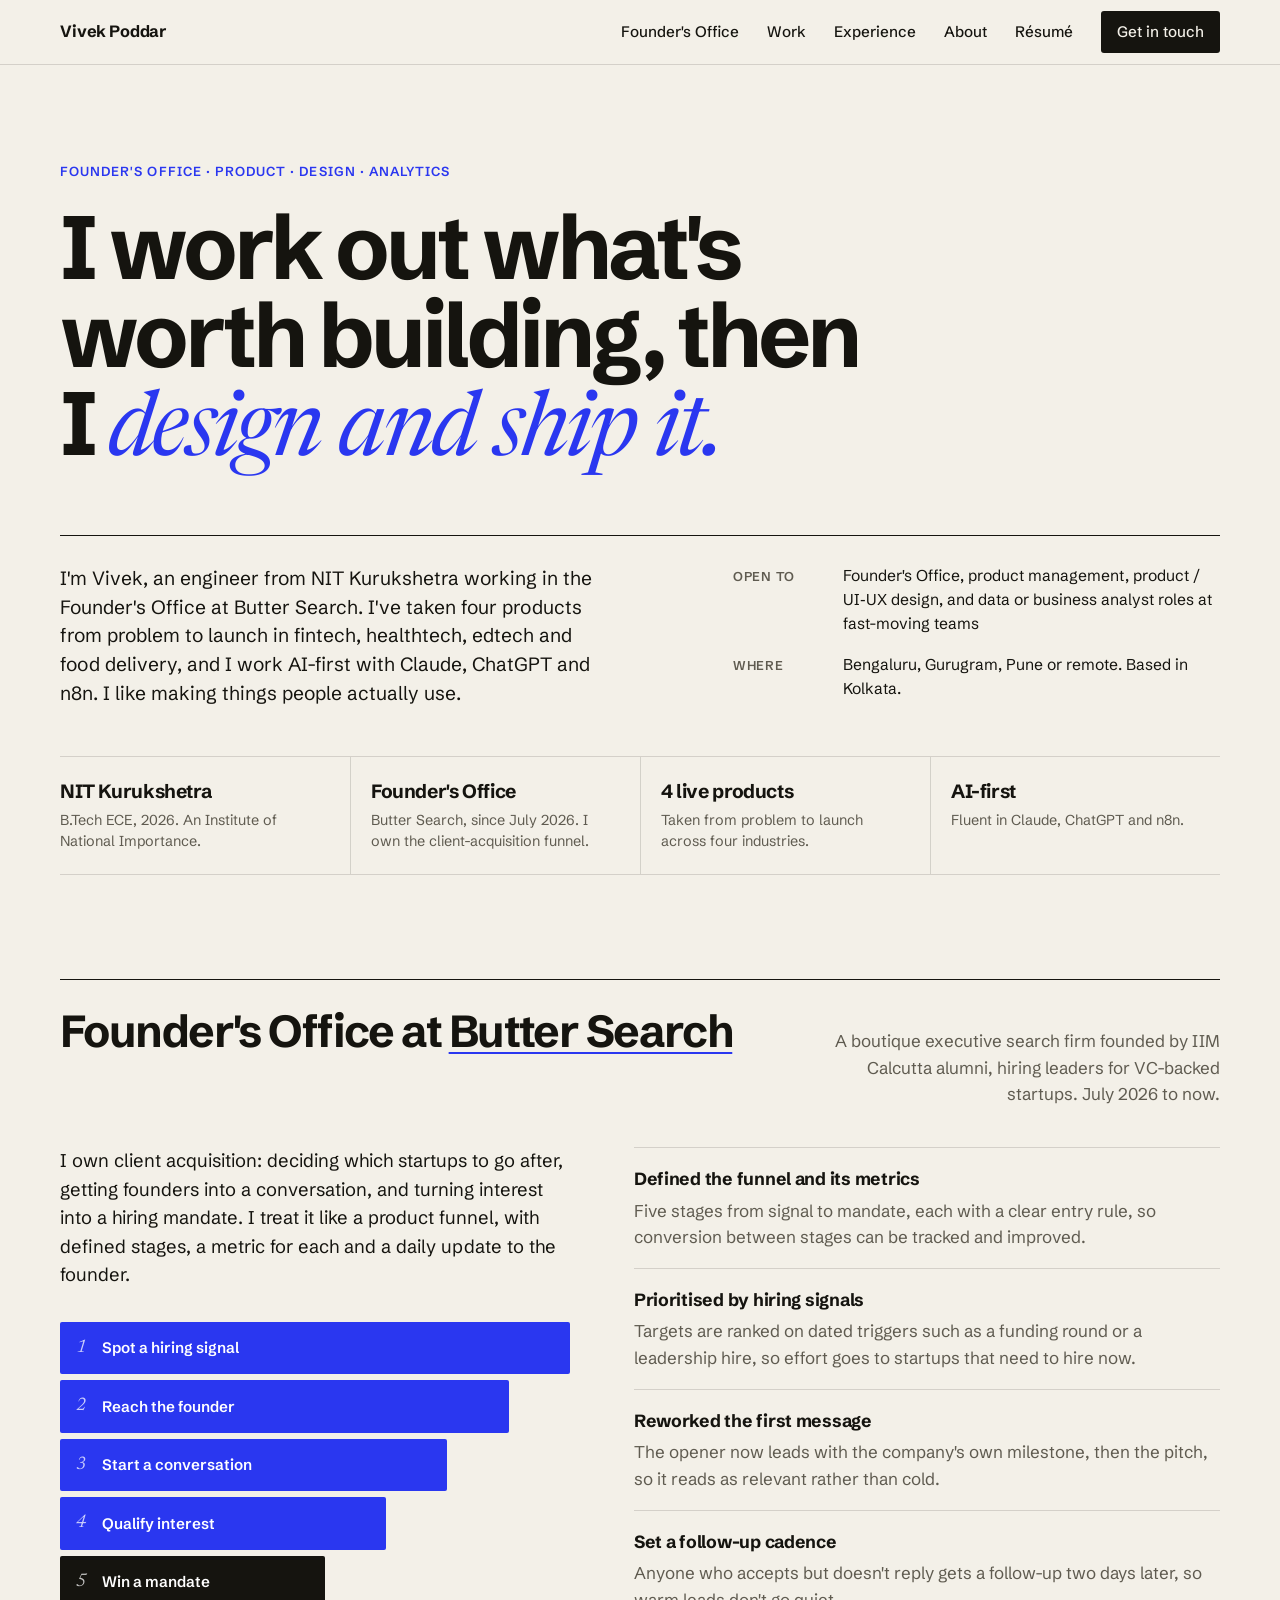
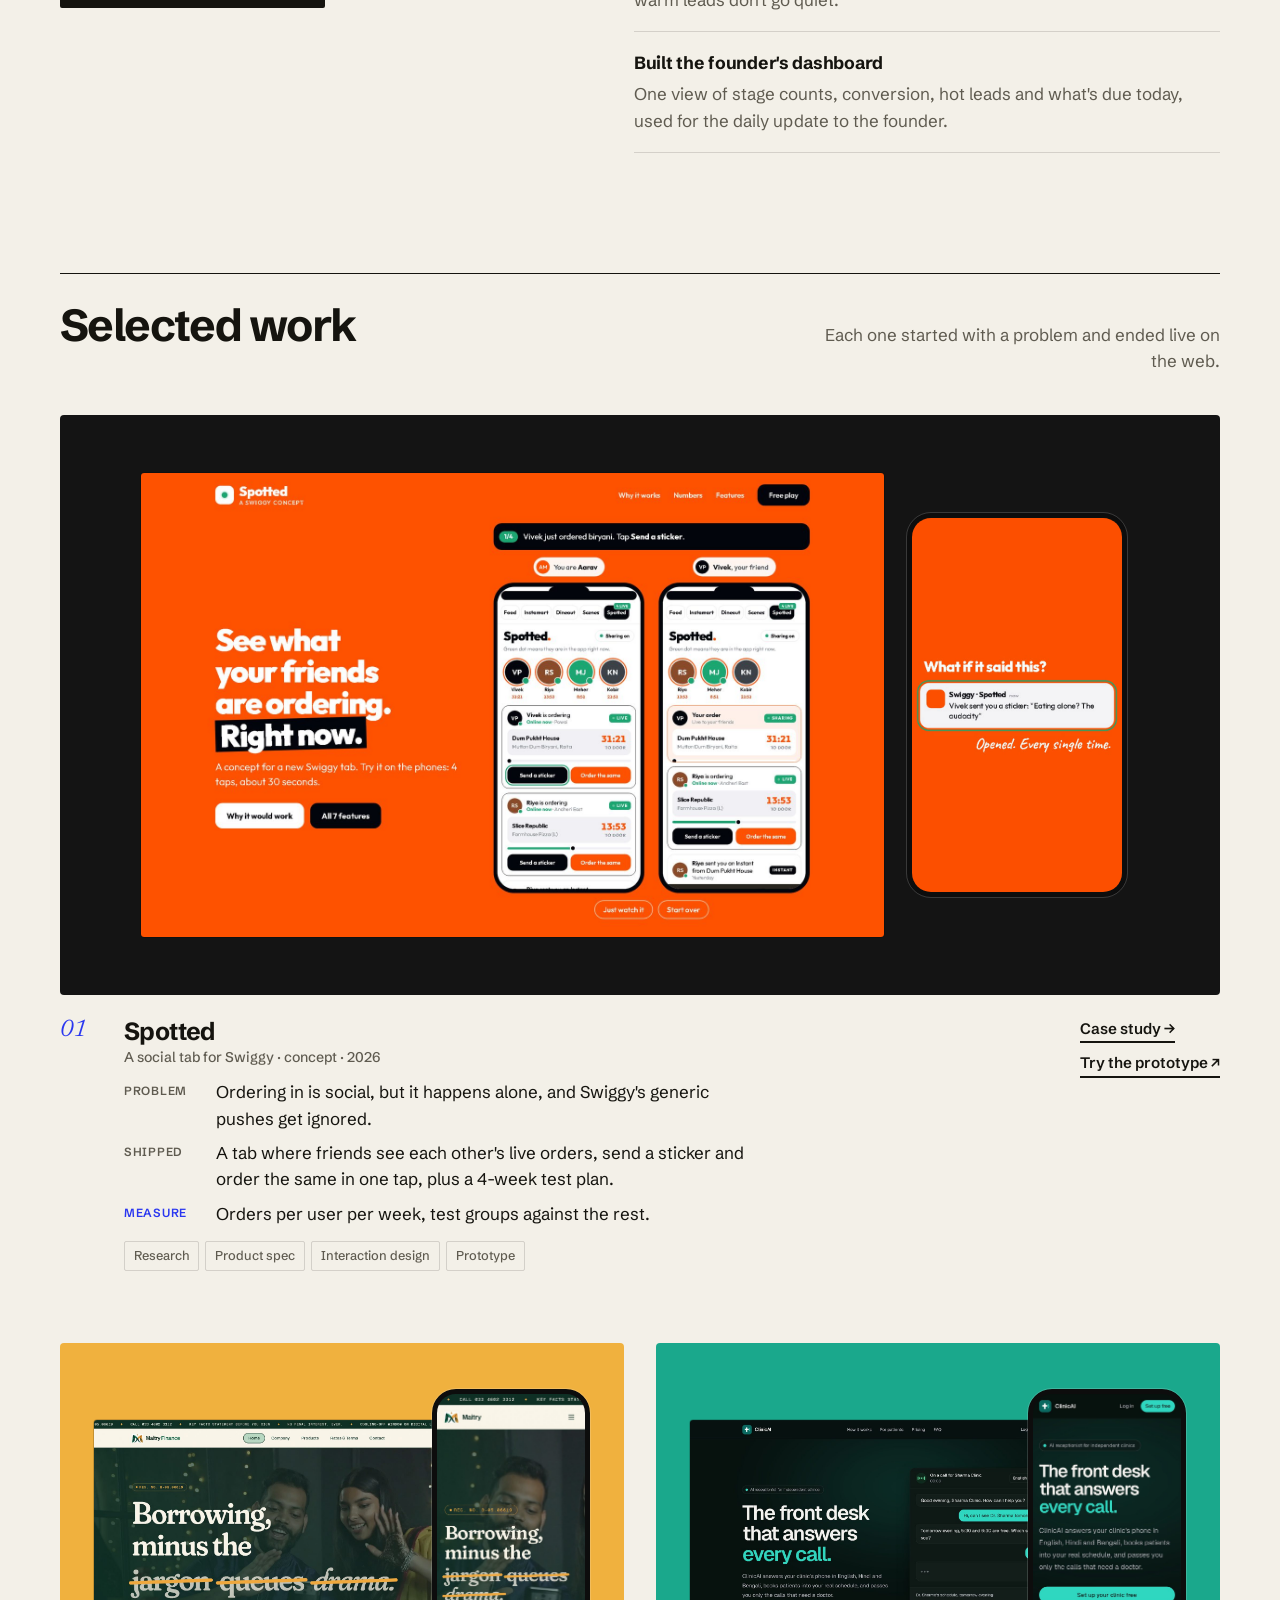
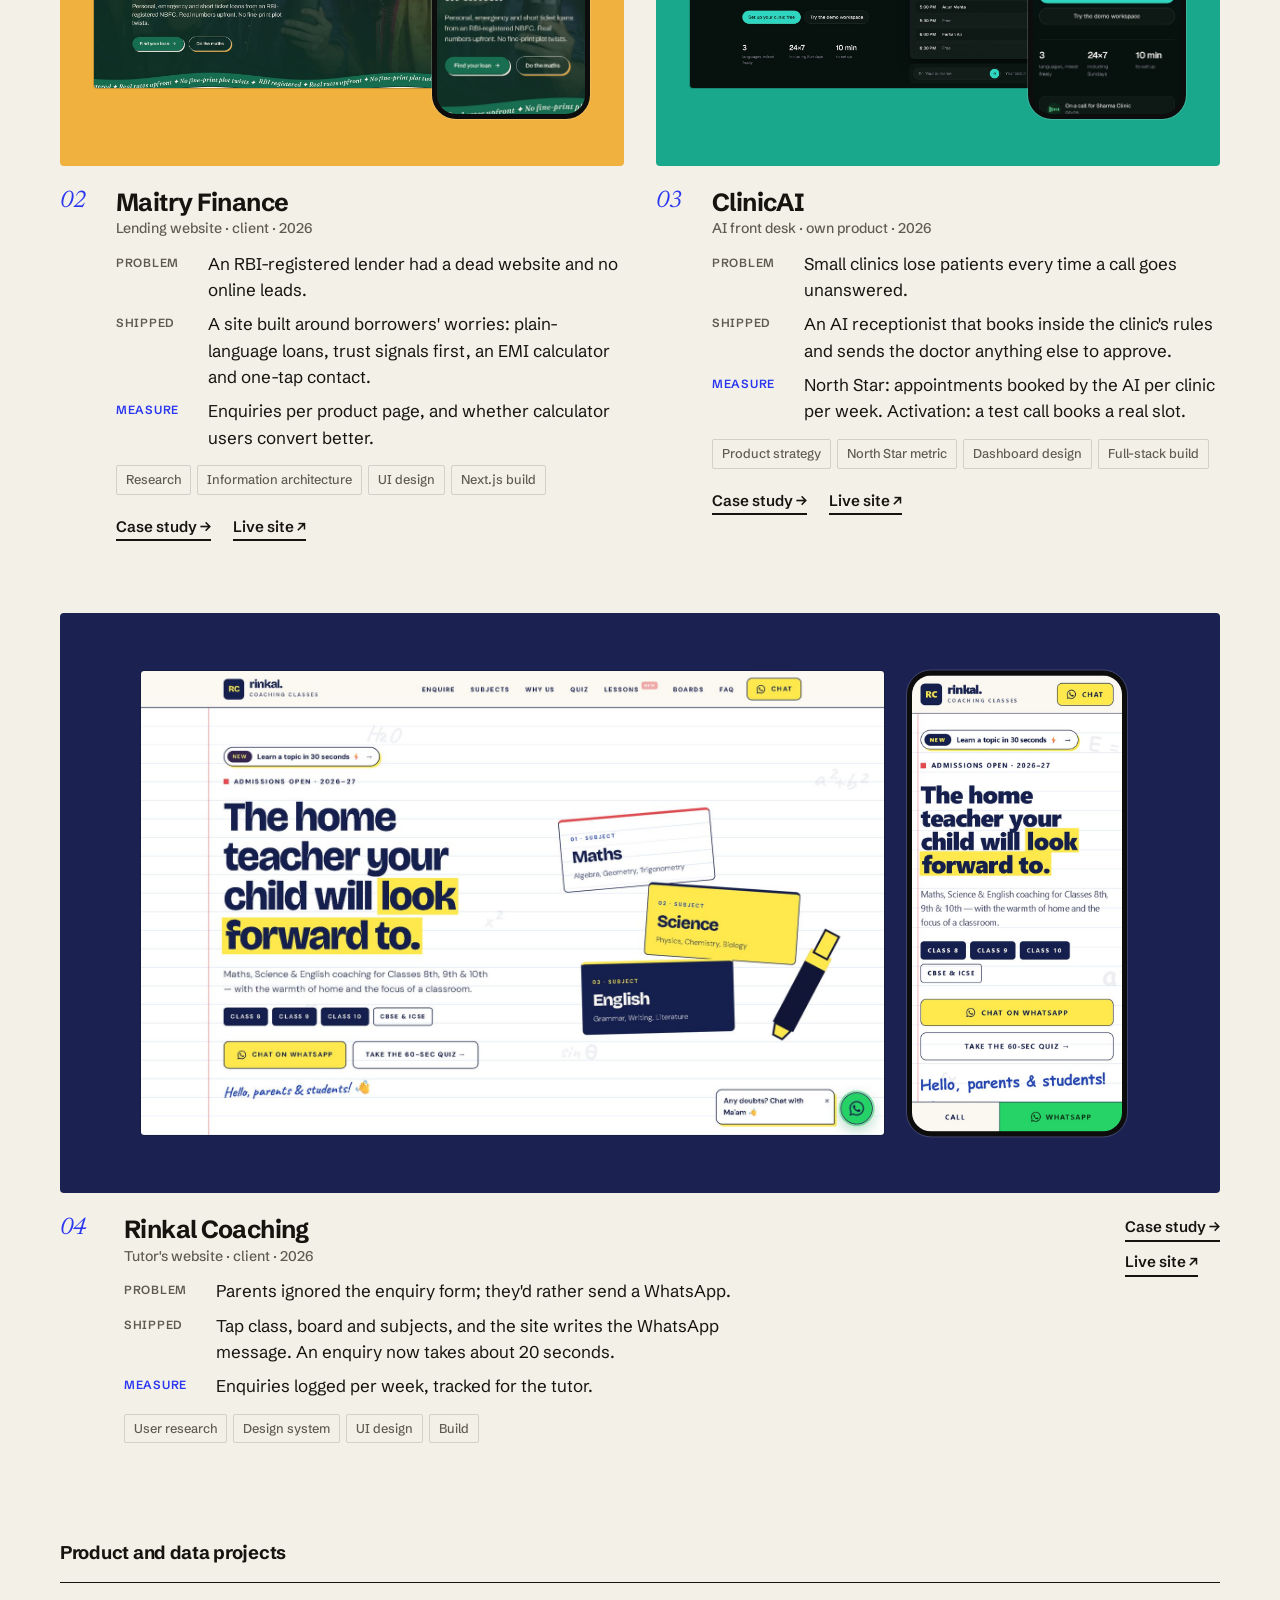
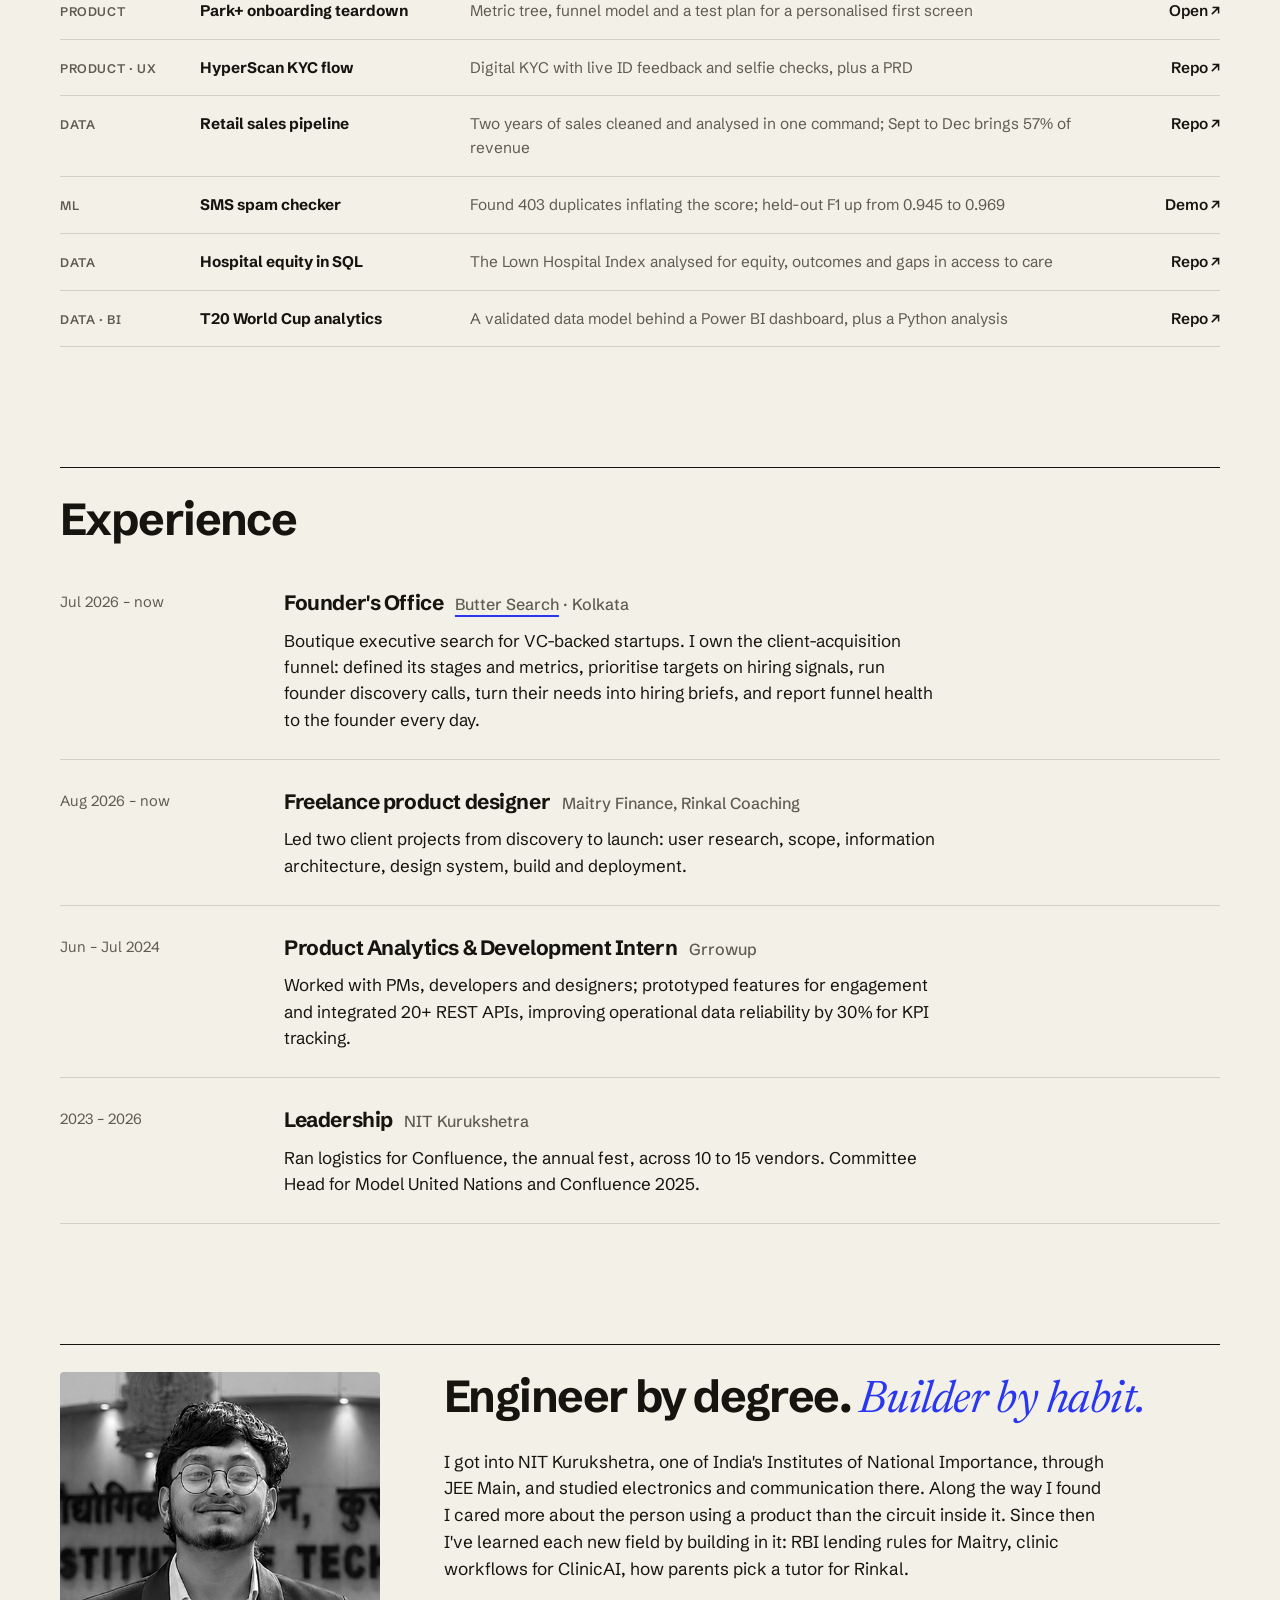
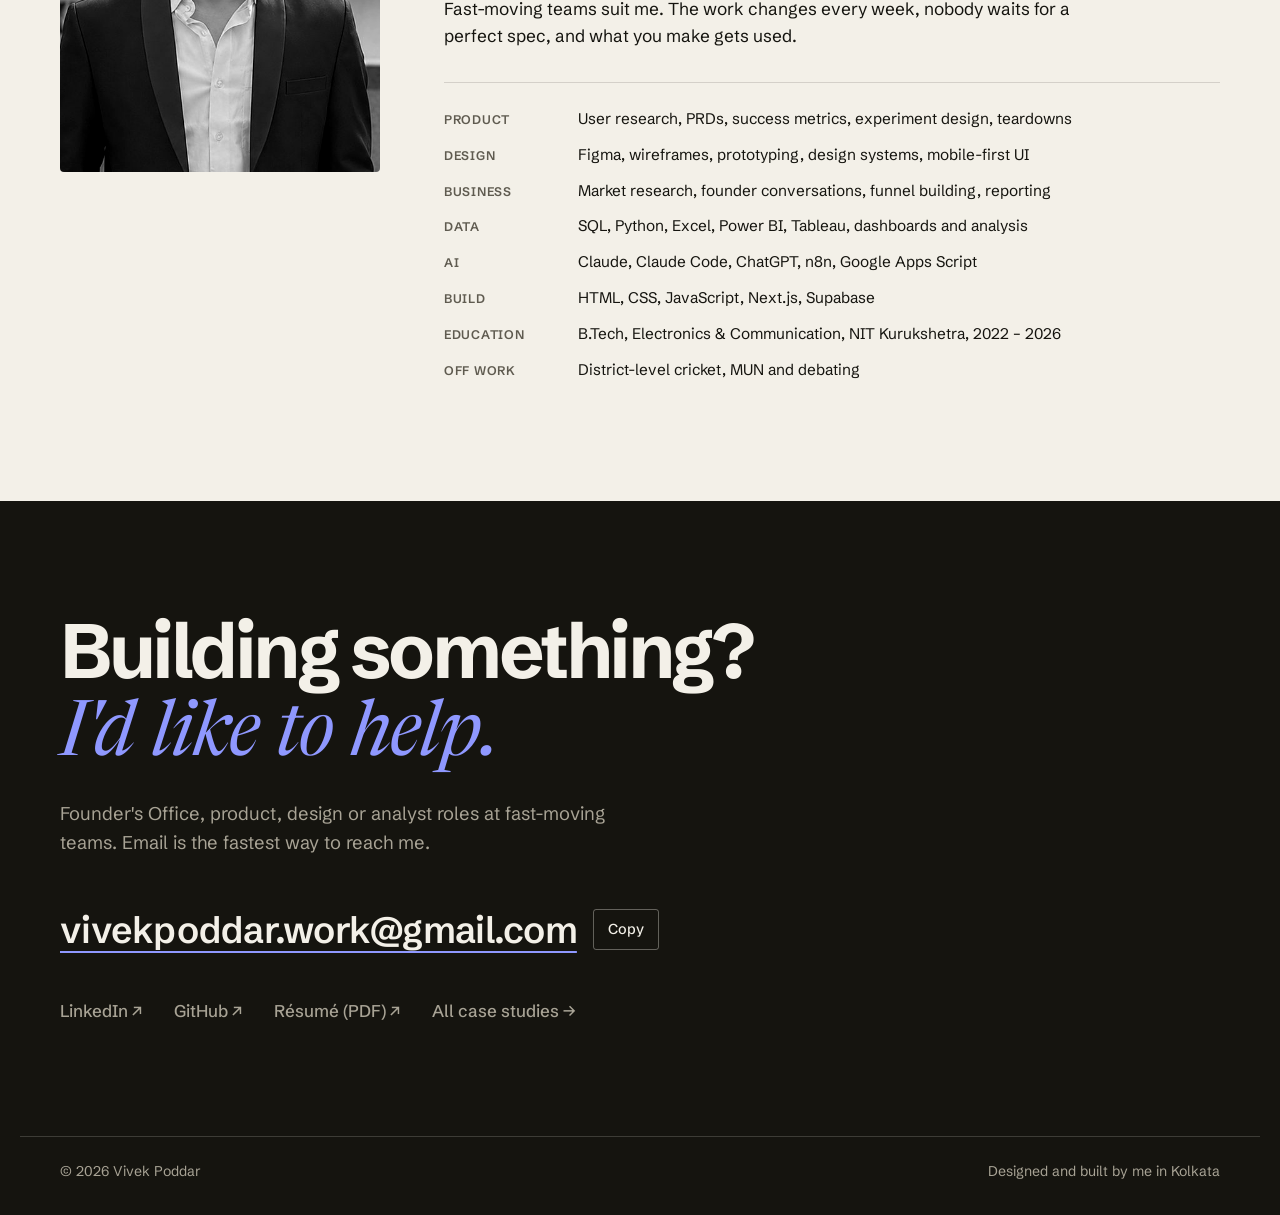
<file: index.html>
<!doctype html>
<html lang="en">
<head>
<meta charset="utf-8">
<meta name="viewport" content="width=device-width, initial-scale=1">
<title>Vivek Poddar · Founder's Office, product and design</title>
<meta name="description" content="Vivek Poddar works out what's worth building, then designs and ships it. NIT Kurukshetra engineer in the Founder's Office at Butter Search, four live products, AI-first. Open to Founder's Office, product, UI/UX and analyst roles.">
<meta name="theme-color" content="#f3f0e8">
<meta property="og:title" content="Vivek Poddar · Founder's Office, product and design">
<meta property="og:description" content="I work out what's worth building, then design and ship it. Four live products across fintech, healthtech, edtech and food delivery.">
<meta property="og:type" content="website">
<meta property="og:url" content="https://poddar-vivek-github-io.vercel.app/">
<meta property="og:image" content="https://poddar-vivek-github-io.vercel.app/og-image.png">
<meta property="og:image:width" content="1200">
<meta property="og:image:height" content="630">
<meta name="twitter:card" content="summary_large_image">
<link rel="canonical" href="https://poddar-vivek-github-io.vercel.app/">
<link rel="icon" href="data:image/svg+xml,%3Csvg xmlns='http://www.w3.org/2000/svg' viewBox='0 0 96 96'%3E%3Crect width='96' height='96' rx='10' fill='%2315140f'/%3E%3Ctext x='48' y='66' text-anchor='middle' font-family='Georgia' font-style='italic' font-size='54' fill='%23f3f0e8'%3Ev%3C/text%3E%3Crect x='62' y='62' width='12' height='12' fill='%232a37f0'/%3E%3C/svg%3E">
<link rel="preconnect" href="https://fonts.googleapis.com">
<link rel="preconnect" href="https://fonts.gstatic.com" crossorigin>
<link href="https://fonts.googleapis.com/css2?family=Newsreader:ital,opsz,wght@1,6..72,400;1,6..72,500&family=Schibsted+Grotesk:wght@400;500;600;700;800&display=swap" rel="stylesheet">
<link rel="stylesheet" href="assets/site.css?v=20261012b">
<script type="application/ld+json">
{
  "@context": "https://schema.org",
  "@type": "Person",
  "name": "Vivek Poddar",
  "jobTitle": "Founder's Office, product and design",
  "worksFor": {"@type": "Organization", "name": "Butter Search"},
  "url": "https://poddar-vivek-github-io.vercel.app/",
  "image": "https://poddar-vivek-github-io.vercel.app/assets/img/vivek.jpg",
  "email": "mailto:vivekpoddar.work@gmail.com",
  "alumniOf": {"@type": "CollegeOrUniversity", "name": "National Institute of Technology, Kurukshetra"},
  "address": {"@type": "PostalAddress", "addressLocality": "Kolkata", "addressCountry": "IN"},
  "knowsAbout": ["Product management", "Product design", "UI/UX", "Figma", "Business analysis", "SQL", "Power BI", "Claude", "ChatGPT", "n8n"],
  "sameAs": ["https://www.linkedin.com/in/vivekpoddar-work", "https://github.com/PoddarVivek"]
}
</script>
</head>
<body>
<a class="skip" href="#work">Skip to the work</a>

<header class="top">
  <div class="wrap top-in">
    <a class="name" href="#">Vivek Poddar</a>
    <nav aria-label="Sections">
      <a class="hide-sm" href="#founders-office">Founder's Office</a>
      <a class="hide-sm" href="#work">Work</a>
      <a class="hide-sm" href="#experience">Experience</a>
      <a class="hide-sm" href="#about">About</a>
      <a href="assets/Vivek_Poddar_Resume.pdf" target="_blank" rel="noopener">Résumé</a>
      <a class="btn-ink" href="#contact">Get in touch</a>
    </nav>
  </div>
</header>

<main>

<!-- ============ INTRO ============ -->
<section class="intro wrap">
  <p class="label">Founder's Office · Product · Design · Analytics</p>
  <h1>I work out what's worth building, then I <em>design and ship it.</em></h1>
  <div class="intro-foot">
    <p class="lede">I'm Vivek, an engineer from NIT Kurukshetra working in the Founder's Office at Butter Search. I've taken four products from problem to launch in fintech, healthtech, edtech and food delivery, and I work AI-first with Claude, ChatGPT and n8n. I like making things people actually use.</p>
    <dl class="open">
      <dt>Open to</dt>
      <dd>Founder's Office, product management, product / UI&#8209;UX design, and data or business analyst roles at fast-moving teams</dd>
      <dt>Where</dt>
      <dd>Bengaluru, Gurugram, Pune or remote. Based in Kolkata.</dd>
    </dl>
  </div>
  <ul class="proof">
    <li><b>NIT Kurukshetra</b><span>B.Tech ECE, 2026. An Institute of National Importance.</span></li>
    <li><b>Founder's Office</b><span>Butter Search, since July 2026. I own the client-acquisition funnel.</span></li>
    <li><b>4 live products</b><span>Taken from problem to launch across four industries.</span></li>
    <li><b>AI-first</b><span>Fluent in Claude, ChatGPT and n8n.</span></li>
  </ul>
</section>

<!-- ============ FOUNDER'S OFFICE ============ -->
<section class="fo wrap" id="founders-office" aria-labelledby="fo-h">
  <div class="sec-head">
    <h2 id="fo-h">Founder's Office at <a class="co" href="https://www.buttersearch.co" target="_blank" rel="noopener">Butter Search</a></h2>
    <p>A boutique executive search firm founded by IIM Calcutta alumni, hiring leaders for VC-backed startups. July 2026 to now.</p>
  </div>
  <div class="fo-grid">
    <div class="fo-lead">
      <p>I own client acquisition: deciding which startups to go after, getting founders into a conversation, and turning interest into a hiring mandate. I treat it like a product funnel, with defined stages, a metric for each and a daily update to the founder.</p>
      <ol class="stages" aria-label="The client-acquisition funnel I own">
        <li>Spot a hiring signal</li><li>Reach the founder</li><li>Start a conversation</li><li>Qualify interest</li><li>Win a mandate</li>
      </ol>
    </div>
    <ol class="changes">
      <li><h3>Defined the funnel and its metrics</h3><p>Five stages from signal to mandate, each with a clear entry rule, so conversion between stages can be tracked and improved.</p></li>
      <li><h3>Prioritised by hiring signals</h3><p>Targets are ranked on dated triggers such as a funding round or a leadership hire, so effort goes to startups that need to hire now.</p></li>
      <li><h3>Reworked the first message</h3><p>The opener now leads with the company's own milestone, then the pitch, so it reads as relevant rather than cold.</p></li>
      <li><h3>Set a follow-up cadence</h3><p>Anyone who accepts but doesn't reply gets a follow-up two days later, so warm leads don't go quiet.</p></li>
      <li><h3>Built the founder's dashboard</h3><p>One view of stage counts, conversion, hot leads and what's due today, used for the daily update to the founder.</p></li>
    </ol>
  </div>
</section>

<!-- ============ WORK ============ -->
<section class="work wrap" id="work" aria-labelledby="work-h">
  <div class="sec-head">
    <h2 id="work-h">Selected work</h2>
    <p>Each one started with a problem and ended live on the web.</p>
  </div>

  <div class="tiles">

    <article class="tile wide" style="--c:#141414">
      <a class="frame" href="case-studies/spotted.html" aria-label="Spotted case study">
        <img class="desk" src="assets/work/spotted-desktop.jpg" alt="Spotted prototype page on desktop" width="1600" height="1000" loading="lazy">
        <span class="phone"><video src="assets/spotted/spotted-demo.mp4" poster="assets/spotted/spotted-poster.jpg" muted loop playsinline preload="none" aria-label="Spotted demo: a sticker sent from one phone lands on a friend's phone"></video></span>
      </a>
      <div class="meta">
        <span class="no">01</span>
        <div class="txt">
          <h3>Spotted <span>A social tab for Swiggy · concept · 2026</span></h3>
          <dl class="pm"><dt>Problem</dt><dd>Ordering in is social, but it happens alone, and Swiggy's generic pushes get ignored.</dd><dt>Shipped</dt><dd>A tab where friends see each other's live orders, send a sticker and order the same in one tap, plus a 4-week test plan.</dd><dt>Measure</dt><dd>Orders per user per week, test groups against the rest.</dd></dl>
          <ul class="did"><li>Research</li><li>Product spec</li><li>Interaction design</li><li>Prototype</li></ul>
        </div>
        <div class="go"><a href="case-studies/spotted.html">Case study →</a><a href="spotted/" target="_blank" rel="noopener">Try the prototype ↗</a></div>
      </div>
    </article>

    <article class="tile" style="--c:#f0b13e">
      <a class="frame" href="case-studies/maitry-finance.html" aria-label="Maitry Finance case study">
        <img class="desk" src="assets/work/maitry-desktop.jpg" alt="Maitry Finance homepage on desktop" width="1600" height="1000" loading="lazy">
        <span class="phone"><img src="assets/work/maitry-phone.jpg" alt="" width="600" height="1298" loading="lazy"></span>
      </a>
      <div class="meta">
        <span class="no">02</span>
        <div class="txt">
          <h3>Maitry Finance <span>Lending website · client · 2026</span></h3>
          <dl class="pm"><dt>Problem</dt><dd>An RBI-registered lender had a dead website and no online leads.</dd><dt>Shipped</dt><dd>A site built around borrowers' worries: plain-language loans, trust signals first, an EMI calculator and one-tap contact.</dd><dt>Measure</dt><dd>Enquiries per product page, and whether calculator users convert better.</dd></dl>
          <ul class="did"><li>Research</li><li>Information architecture</li><li>UI design</li><li>Next.js build</li></ul>
        </div>
        <div class="go"><a href="case-studies/maitry-finance.html">Case study →</a><a href="https://www.maitryfin.com/" target="_blank" rel="noopener">Live site ↗</a></div>
      </div>
    </article>

    <article class="tile" style="--c:#1aa88c">
      <a class="frame" href="case-studies/clinicai.html" aria-label="ClinicAI case study">
        <img class="desk" src="assets/work/clinic-desktop.jpg" alt="ClinicAI landing page on desktop" width="1600" height="1000" loading="lazy">
        <span class="phone"><img src="assets/work/clinic-phone.jpg" alt="" width="600" height="1298" loading="lazy"></span>
      </a>
      <div class="meta">
        <span class="no">03</span>
        <div class="txt">
          <h3>ClinicAI <span>AI front desk · own product · 2026</span></h3>
          <dl class="pm"><dt>Problem</dt><dd>Small clinics lose patients every time a call goes unanswered.</dd><dt>Shipped</dt><dd>An AI receptionist that books inside the clinic's rules and sends the doctor anything else to approve.</dd><dt>Measure</dt><dd>North Star: appointments booked by the AI per clinic per week. Activation: a test call books a real slot.</dd></dl>
          <ul class="did"><li>Product strategy</li><li>North Star metric</li><li>Dashboard design</li><li>Full-stack build</li></ul>
        </div>
        <div class="go"><a href="case-studies/clinicai.html">Case study →</a><a href="https://clinic-ai-pi.vercel.app/" target="_blank" rel="noopener">Live site ↗</a></div>
      </div>
    </article>

    <article class="tile wide" style="--c:#1b2150">
      <a class="frame" href="case-studies/rinkal-coaching.html" aria-label="Rinkal Coaching case study">
        <img class="desk" src="assets/work/rinkal-desktop.jpg" alt="Rinkal Coaching homepage on desktop" width="1600" height="1000" loading="lazy">
        <span class="phone"><img src="assets/work/rinkal-phone.jpg" alt="" width="600" height="1298" loading="lazy"></span>
      </a>
      <div class="meta">
        <span class="no">04</span>
        <div class="txt">
          <h3>Rinkal Coaching <span>Tutor's website · client · 2026</span></h3>
          <dl class="pm"><dt>Problem</dt><dd>Parents ignored the enquiry form; they'd rather send a WhatsApp.</dd><dt>Shipped</dt><dd>Tap class, board and subjects, and the site writes the WhatsApp message. An enquiry now takes about 20 seconds.</dd><dt>Measure</dt><dd>Enquiries logged per week, tracked for the tutor.</dd></dl>
          <ul class="did"><li>User research</li><li>Design system</li><li>UI design</li><li>Build</li></ul>
        </div>
        <div class="go"><a href="case-studies/rinkal-coaching.html">Case study →</a><a href="https://rinkal-coaching.vercel.app/" target="_blank" rel="noopener">Live site ↗</a></div>
      </div>
    </article>

  </div>

  <div class="smaller">
    <h3>Product and data projects</h3>
    <ul>
      <li><span class="k">Product</span><b>Park+ onboarding teardown</b><span class="d">Metric tree, funnel model and a test plan for a personalised first screen</span><a href="https://poddarvivek.github.io/parkplus/" target="_blank" rel="noopener">Open ↗</a></li>
      <li><span class="k">Product · UX</span><b>HyperScan KYC flow</b><span class="d">Digital KYC with live ID feedback and selfie checks, plus a PRD</span><a href="https://github.com/PoddarVivek/HyperScan-KYC" target="_blank" rel="noopener">Repo ↗</a></li>
      <li><span class="k">Data</span><b>Retail sales pipeline</b><span class="d">Two years of sales cleaned and analysed in one command; Sept to Dec brings 57% of revenue</span><a href="https://github.com/PoddarVivek/sales-data-analytics-pipeline" target="_blank" rel="noopener">Repo ↗</a></li>
      <li><span class="k">ML</span><b>SMS spam checker</b><span class="d">Found 403 duplicates inflating the score; held-out F1 up from 0.945 to 0.969</span><a href="https://spam-classifier-h69raytvp9wu9lt7vyhf8m.streamlit.app/" target="_blank" rel="noopener">Demo ↗</a></li>
      <li><span class="k">Data</span><b>Hospital equity in SQL</b><span class="d">The Lown Hospital Index analysed for equity, outcomes and gaps in access to care</span><a href="https://github.com/PoddarVivek/Lown-Hospital-Index-for-Equity-SQL" target="_blank" rel="noopener">Repo ↗</a></li>
      <li><span class="k">Data · BI</span><b>T20 World Cup analytics</b><span class="d">A validated data model behind a Power BI dashboard, plus a Python analysis</span><a href="https://github.com/PoddarVivek/t20-worldcup-data-analytics" target="_blank" rel="noopener">Repo ↗</a></li>
    </ul>
  </div>
</section>
<!-- ============ EXPERIENCE ============ -->
<section class="experience wrap" id="experience" aria-labelledby="xp-h">
  <div class="sec-head">
    <h2 id="xp-h">Experience</h2>
  </div>
  <ol class="xp">
    <li>
      <span class="when">Jul 2026 – now</span>
      <div><h3>Founder's Office <span><a class="co" href="https://www.buttersearch.co" target="_blank" rel="noopener">Butter Search</a> · Kolkata</span></h3>
      <p>Boutique executive search for VC-backed startups. I own the client-acquisition funnel: defined its stages and metrics, prioritise targets on hiring signals, run founder discovery calls, turn their needs into hiring briefs, and report funnel health to the founder every day.</p></div>
    </li>
    <li>
      <span class="when">Aug 2026 – now</span>
      <div><h3>Freelance product designer <span>Maitry Finance, Rinkal Coaching</span></h3>
      <p>Led two client projects from discovery to launch: user research, scope, information architecture, design system, build and deployment.</p></div>
    </li>
    <li>
      <span class="when">Jun – Jul 2024</span>
      <div><h3>Product Analytics &amp; Development Intern <span>Grrowup</span></h3>
      <p>Worked with PMs, developers and designers; prototyped features for engagement and integrated 20+ REST APIs, improving operational data reliability by 30% for KPI tracking.</p></div>
    </li>
    <li>
      <span class="when">2023 – 2026</span>
      <div><h3>Leadership <span>NIT Kurukshetra</span></h3>
      <p>Ran logistics for Confluence, the annual fest, across 10 to 15 vendors. Committee Head for Model United Nations and Confluence 2025.</p></div>
    </li>
  </ol>
</section>

<!-- ============ ABOUT ============ -->
<section class="about wrap" id="about" aria-labelledby="about-h">
  <img class="portrait" src="assets/img/vivek.jpg" alt="Vivek Poddar" width="640" height="640" loading="lazy">
  <div class="about-txt">
    <h2 id="about-h">Engineer by degree. <em>Builder by habit.</em></h2>
    <p>I got into NIT Kurukshetra, one of India's Institutes of National Importance, through JEE Main, and studied electronics and communication there. Along the way I found I cared more about the person using a product than the circuit inside it. Since then I've learned each new field by building in it: RBI lending rules for Maitry, clinic workflows for ClinicAI, how parents pick a tutor for Rinkal.</p>
    <p>Fast-moving teams suit me. The work changes every week, nobody waits for a perfect spec, and what you make gets used.</p>
    <dl class="kit">
      <dt>Product</dt><dd>User research, PRDs, success metrics, experiment design, teardowns</dd>
      <dt>Design</dt><dd>Figma, wireframes, prototyping, design systems, mobile-first UI</dd>
      <dt>Business</dt><dd>Market research, founder conversations, funnel building, reporting</dd>
      <dt>Data</dt><dd>SQL, Python, Excel, Power BI, Tableau, dashboards and analysis</dd>
      <dt>AI</dt><dd>Claude, Claude Code, ChatGPT, n8n, Google Apps Script</dd>
      <dt>Build</dt><dd>HTML, CSS, JavaScript, Next.js, Supabase</dd>
      <dt>Education</dt><dd>B.Tech, Electronics &amp; Communication, NIT Kurukshetra, 2022 – 2026</dd>
      <dt>Off work</dt><dd>District-level cricket, MUN and debating</dd>
    </dl>
  </div>
</section>

<!-- ============ CONTACT ============ -->
<section class="contact" id="contact" aria-labelledby="contact-h">
  <div class="wrap">
    <h2 id="contact-h">Building something? <em>I'd like to help.</em></h2>
    <p>Founder's Office, product, design or analyst roles at fast-moving teams. Email is the fastest way to reach me.</p>
    <div class="mailrow">
      <a class="mail" href="mailto:vivekpoddar.work@gmail.com">vivekpoddar.work@gmail.com</a>
      <button type="button" class="copy" id="copy" data-email="vivekpoddar.work@gmail.com">Copy</button>
    </div>
    <ul class="elsewhere">
      <li><a href="https://www.linkedin.com/in/vivekpoddar-work" target="_blank" rel="noopener">LinkedIn ↗</a></li>
      <li><a href="https://github.com/PoddarVivek" target="_blank" rel="noopener">GitHub ↗</a></li>
      <li><a href="assets/Vivek_Poddar_Resume.pdf" target="_blank" rel="noopener">Résumé (PDF) ↗</a></li>
      <li><a href="case-studies/">All case studies →</a></li>
    </ul>
  </div>
  <footer class="wrap"><span>© 2026 Vivek Poddar</span><span>Designed and built by me in Kolkata</span></footer>
</section>

</main>

<script src="assets/site.js?v=20261012b"></script>
</body>
</html>
</file>
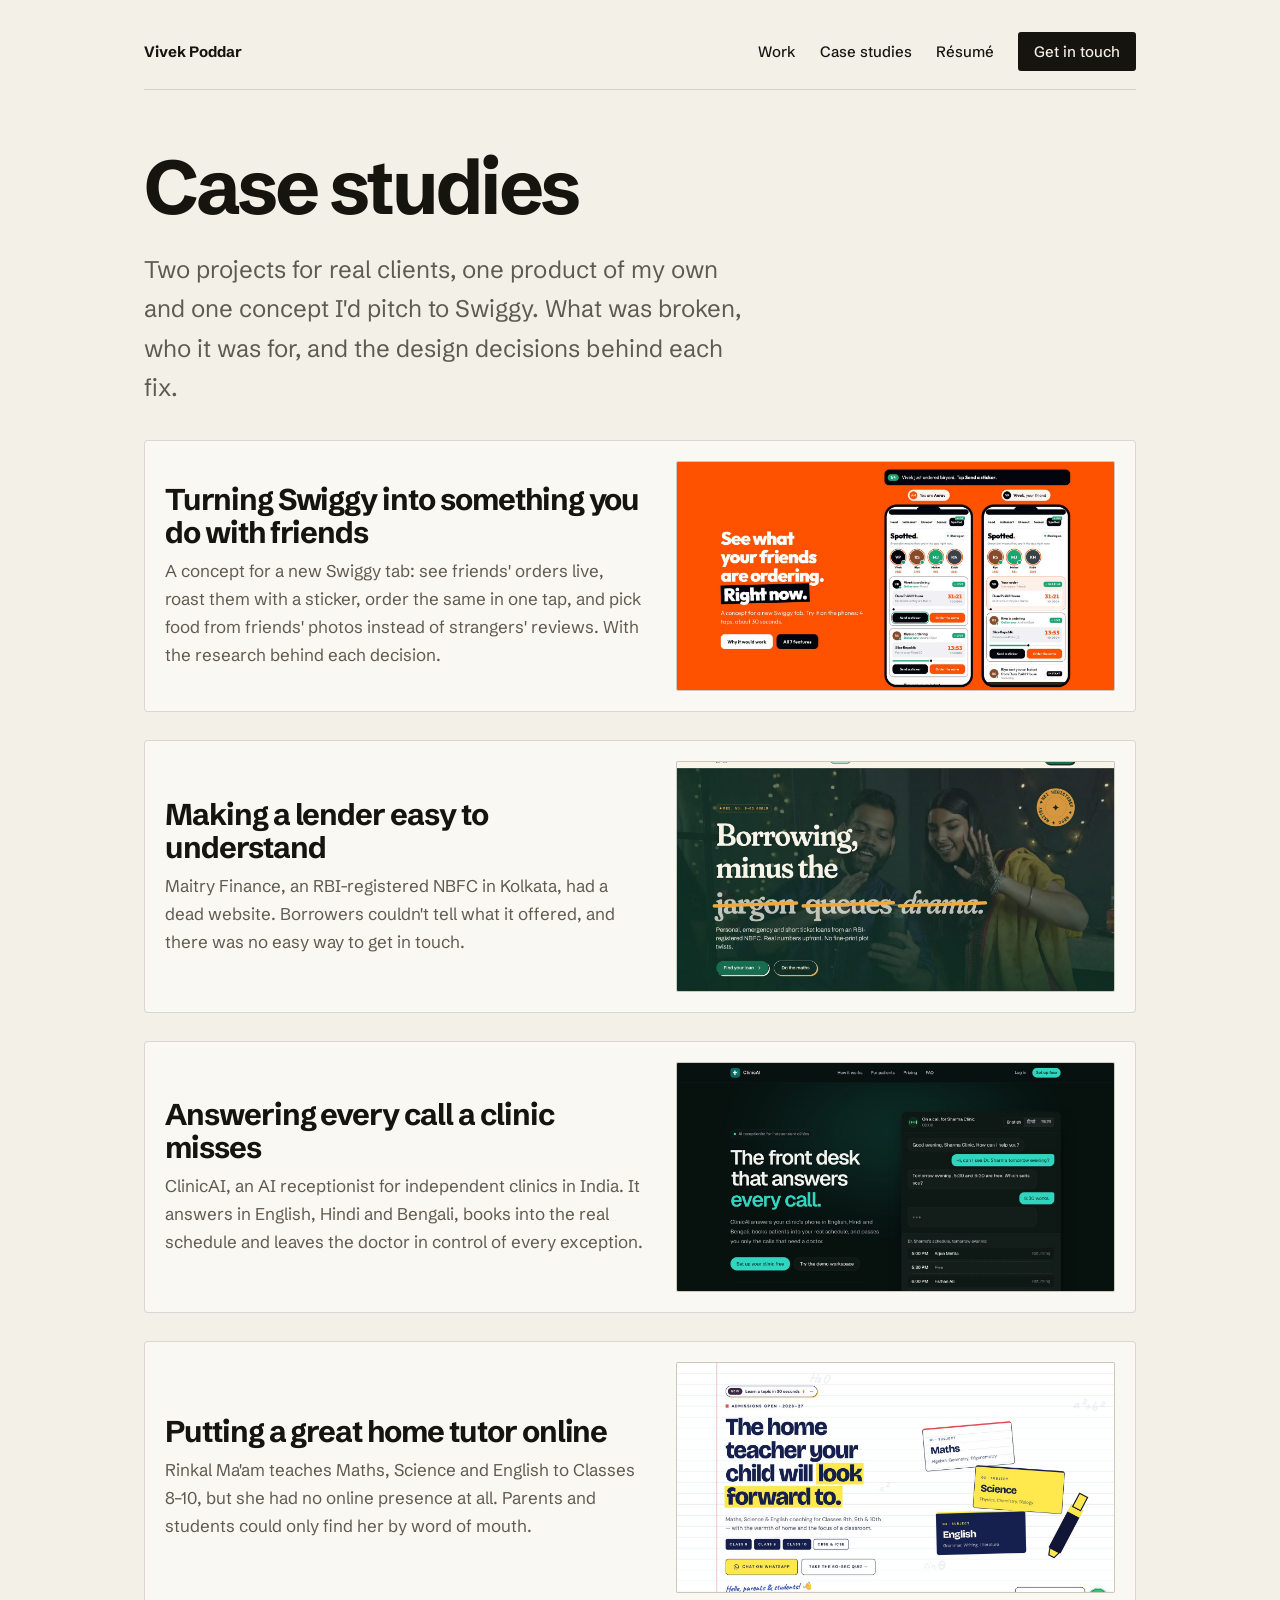
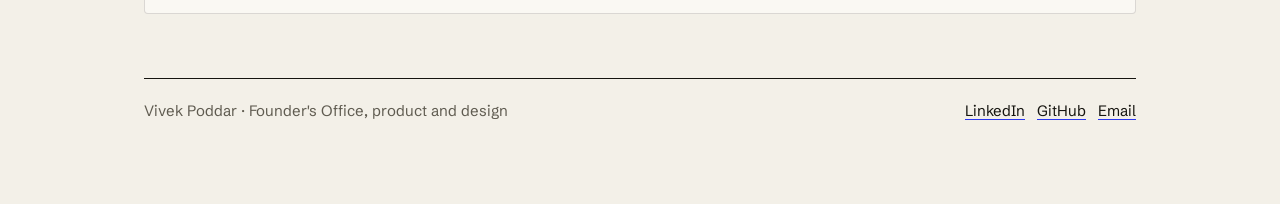
<file: case-studies/index.html>
<!doctype html><html lang="en"><head><meta charset="utf-8">
<meta name="viewport" content="width=device-width,initial-scale=1">
<title>Case studies · Vivek Poddar</title><meta name="description" content="Product and UX case studies by Vivek Poddar.">
<link rel="preconnect" href="https://fonts.googleapis.com"><link rel="preconnect" href="https://fonts.gstatic.com" crossorigin>
<link href="https://fonts.googleapis.com/css2?family=Newsreader:ital,opsz,wght@1,6..72,400;1,6..72,500&family=Schibsted+Grotesk:wght@400;500;600;700;800&display=swap" rel="stylesheet">
<style>
:root{--paper:#FAFAF7;--ink:#1E2A44;--muted:#5B6478;--hl:#FFE066;--note:#B83A1E;--rule:#DADDE4;--card:#FFFFFF}
*{box-sizing:border-box}
html{-webkit-text-size-adjust:100%}
body{margin:0;background:var(--paper);color:var(--ink);font:18px/1.7 "Source Serif 4",Georgia,serif}
a{color:var(--ink);text-decoration-color:var(--note);text-underline-offset:3px}
a:focus-visible{outline:3px solid var(--note);outline-offset:3px}
.wrap{max-width:1040px;margin:0 auto;padding:32px 24px 80px}
.top{display:flex;justify-content:space-between;gap:16px;font:600 15px/1.4 "Bricolage Grotesque",system-ui,sans-serif;margin-bottom:56px}
.top a{text-decoration:none}
h1,h2,h3{font-family:"Bricolage Grotesque",system-ui,sans-serif;line-height:1.1;margin:0}
h1{font-size:clamp(40px,7vw,76px);font-weight:800;letter-spacing:-.02em;max-width:14ch}
.lede{font-size:clamp(20px,2.4vw,24px);color:var(--muted);max-width:40ch;margin:20px 0 32px}
.facts{display:grid;grid-template-columns:repeat(auto-fit,minmax(170px,1fr));gap:20px;border-top:2px solid var(--ink);padding-top:16px;margin-bottom:48px;font-size:16px}
.facts dt{font:700 14px/1.3 "Bricolage Grotesque",sans-serif;color:var(--muted)}
.facts dd{margin:4px 0 0}
.shot{background:var(--card);border:1.5px solid var(--ink);border-radius:10px;overflow:hidden;box-shadow:8px 8px 0 var(--ink);margin:0 0 72px}
.bar{display:flex;align-items:center;gap:6px;padding:10px 14px;border-bottom:1.5px solid var(--ink);font:14px/1 "Bricolage Grotesque",sans-serif;color:var(--muted)}
.bar i{width:10px;height:10px;border-radius:50%;border:1.5px solid var(--ink);display:inline-block}
.bar span{margin-left:10px;overflow:hidden;text-overflow:ellipsis;white-space:nowrap}
.shot img{display:block;width:100%;height:auto;aspect-ratio:1200/630;object-fit:cover;background:#eef0f4}
section{margin-bottom:64px}
h2{font-size:clamp(28px,4vw,40px);font-weight:750;margin-bottom:18px}
.prose{max-width:66ch}
.prose p{margin:0 0 1em}
.dec{display:grid;grid-template-columns:minmax(0,1fr) 240px;gap:40px;padding:28px 0;border-top:1px solid var(--rule)}
.dec h3{font-size:23px;font-weight:700;margin-bottom:10px}
.dec p{margin:0}
.why{font:600 24px/1.25 "Caveat",cursive;color:var(--note);transform:rotate(-2deg);align-self:center;padding-left:18px;border-left:3px solid var(--note)}
.why mark{background:linear-gradient(transparent 55%,var(--hl) 55%);color:inherit}
.ba{display:grid;grid-template-columns:1fr 1fr;gap:20px;max-width:760px}
.ba div{border:1.5px solid var(--ink);border-radius:10px;padding:18px 20px;background:var(--card)}
.ba h3{font-size:18px;margin-bottom:8px}
.ba ul{margin:0;padding-left:18px;font-size:16.5px}
.cta{display:inline-block;margin-top:8px;padding:12px 20px;border:2px solid var(--ink);border-radius:999px;background:var(--hl);font:700 16px/1 "Bricolage Grotesque",sans-serif;text-decoration:none}
.cta:hover{background:var(--ink);color:var(--paper)}
footer{border-top:2px solid var(--ink);padding-top:20px;font-size:15px;color:var(--muted);display:flex;justify-content:space-between;flex-wrap:wrap;gap:12px}
.list{display:grid;gap:28px}
.item{display:grid;grid-template-columns:minmax(0,1.1fr) minmax(0,1fr);gap:28px;align-items:center;text-decoration:none;border:1.5px solid var(--ink);border-radius:12px;background:var(--card);padding:20px;box-shadow:6px 6px 0 var(--ink)}
.item:hover{transform:translate(-2px,-2px);box-shadow:8px 8px 0 var(--ink)}
.item img{width:100%;border-radius:8px;border:1px solid var(--rule);aspect-ratio:1200/630;object-fit:cover;background:#eef0f4}
.item h2{font-size:30px;margin-bottom:8px}
.item p{margin:0;color:var(--muted);font-size:17px}
@media (max-width:760px){
 body{font-size:17px}
 .dec{grid-template-columns:1fr;gap:14px}
 .why{transform:none}
 .ba{grid-template-columns:1fr}
 .item{grid-template-columns:1fr}
 .shot{box-shadow:5px 5px 0 var(--ink)}
}
@media (prefers-reduced-motion:reduce){*{transition:none!important}}
</style>
<link rel="stylesheet" href="../assets/case-study.css?v=20261011m"></head><body><div class="wrap">
<nav class="top" aria-label="Site"><a class="brand" href="../">Vivek Poddar</a><span class="links"><a href="../#work">Work</a><a class="hide-sm" href="./">Case studies</a><a class="hide-sm" href="../assets/Vivek_Poddar_Resume.pdf" target="_blank" rel="noopener">Résumé</a><a class="pill" href="../#contact">Get in touch</a></span></nav>
<header><h1>Case studies</h1><p class="lede">Two projects for real clients, one product of my own and one concept I'd pitch to Swiggy. What was broken, who it was for, and the design decisions behind each fix.</p></header><div class="list"><a class="item" href="./spotted.html"><div><h2>Turning Swiggy into something you do with friends</h2><p>A concept for a new Swiggy tab: see friends' orders live, roast them with a sticker, order the same in one tap, and pick food from friends' photos instead of strangers' reviews. With the research behind each decision.</p></div><img src="../assets/work/spotted-desktop.jpg" alt="Spotted prototype page" loading="lazy"></a><a class="item" href="./maitry-finance.html"><div><h2>Making a lender easy to understand</h2><p>Maitry Finance, an RBI-registered NBFC in Kolkata, had a dead website. Borrowers couldn't tell what it offered, and there was no easy way to get in touch.</p></div><img src="../assets/work/maitry-desktop.jpg" alt="Maitry Finance homepage preview" loading="lazy"></a><a class="item" href="./clinicai.html"><div><h2>Answering every call a clinic misses</h2><p>ClinicAI, an AI receptionist for independent clinics in India. It answers in English, Hindi and Bengali, books into the real schedule and leaves the doctor in control of every exception.</p></div><img src="../assets/work/clinic-desktop.jpg" alt="ClinicAI landing page" loading="lazy" style="object-position:top"></a><a class="item" href="./rinkal-coaching.html"><div><h2>Putting a great home tutor online</h2><p>Rinkal Ma'am teaches Maths, Science and English to Classes 8–10, but she had no online presence at all. Parents and students could only find her by word of mouth.</p></div><img src="../assets/work/rinkal-desktop.jpg" alt="Rinkal Coaching Classes homepage preview" loading="lazy"></a></div><div style="height:64px"></div><footer><span>Vivek Poddar · Founder's Office, product and design</span>
<span><a href="https://www.linkedin.com/in/vivekpoddar-work">LinkedIn</a> &nbsp; <a href="https://github.com/PoddarVivek">GitHub</a> &nbsp; <a href="mailto:vivekpoddar.work@gmail.com">Email</a></span></footer>
</div></body></html>
</file>
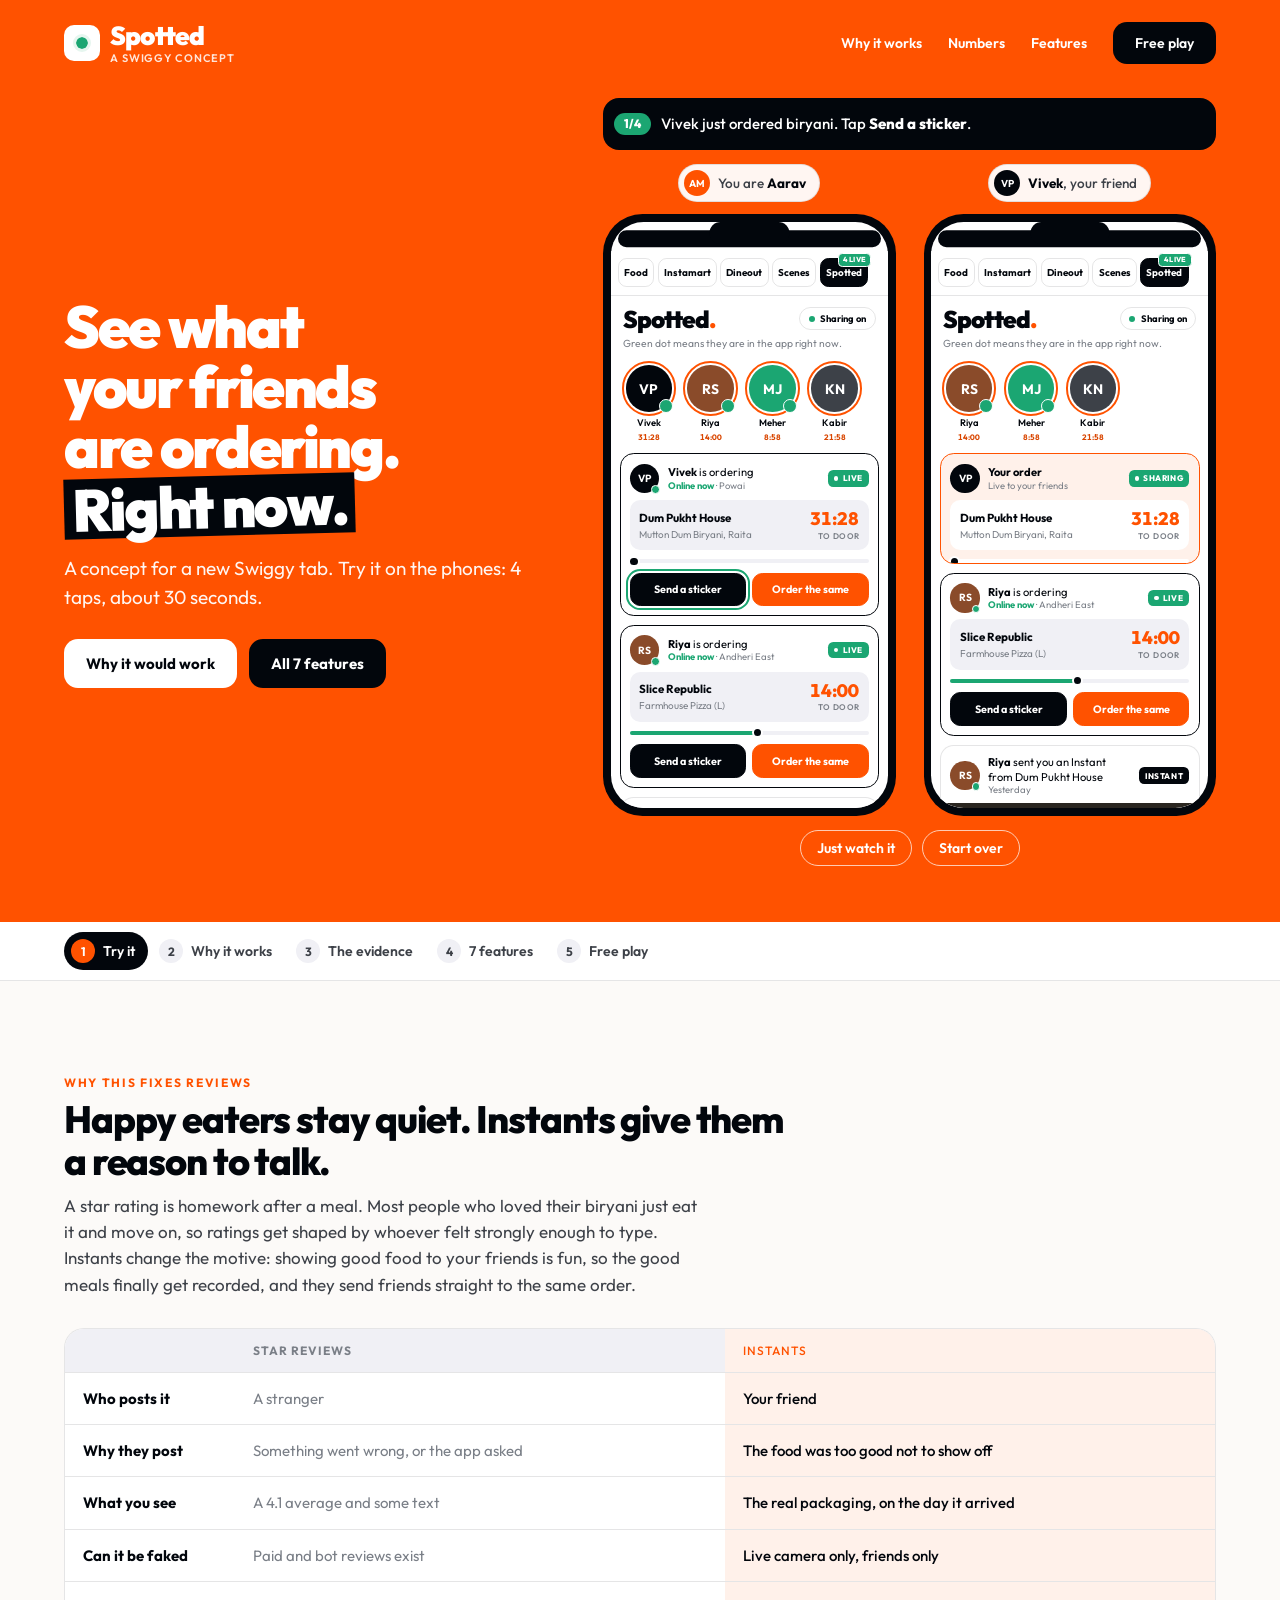
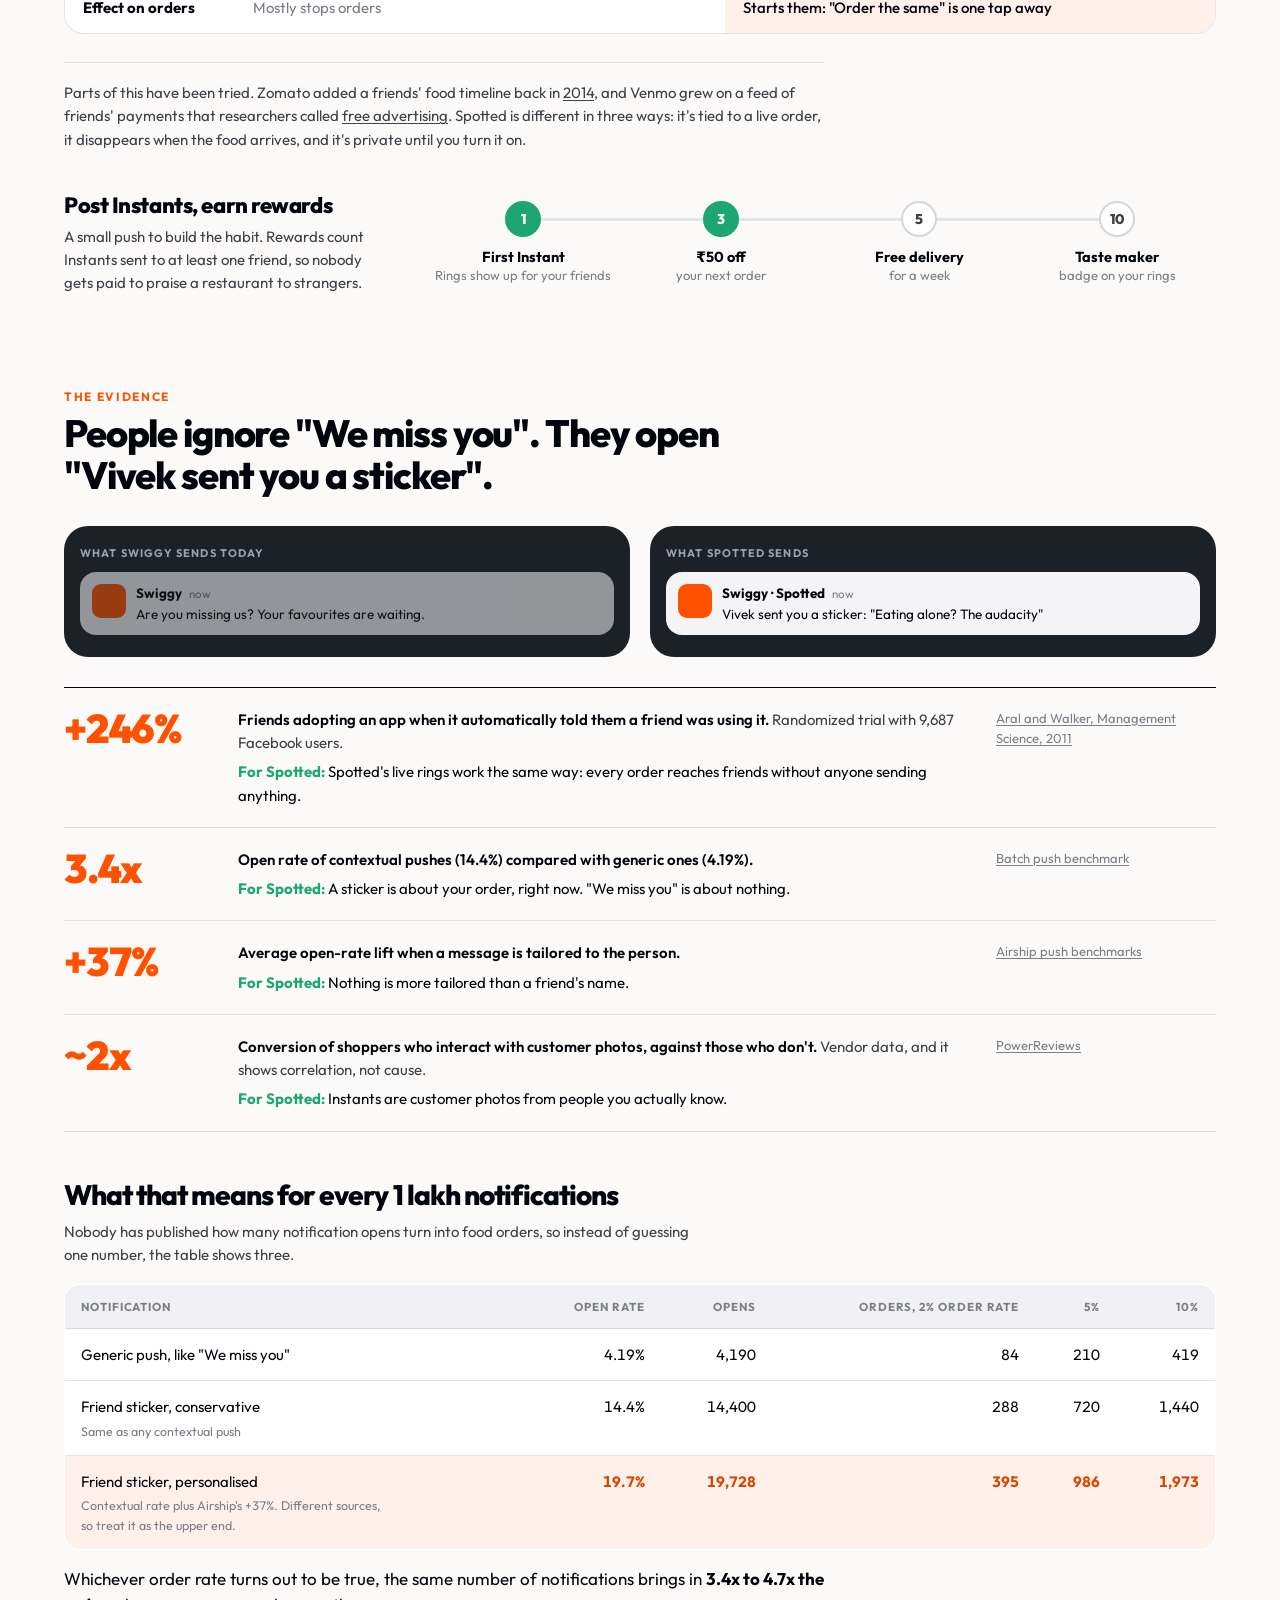
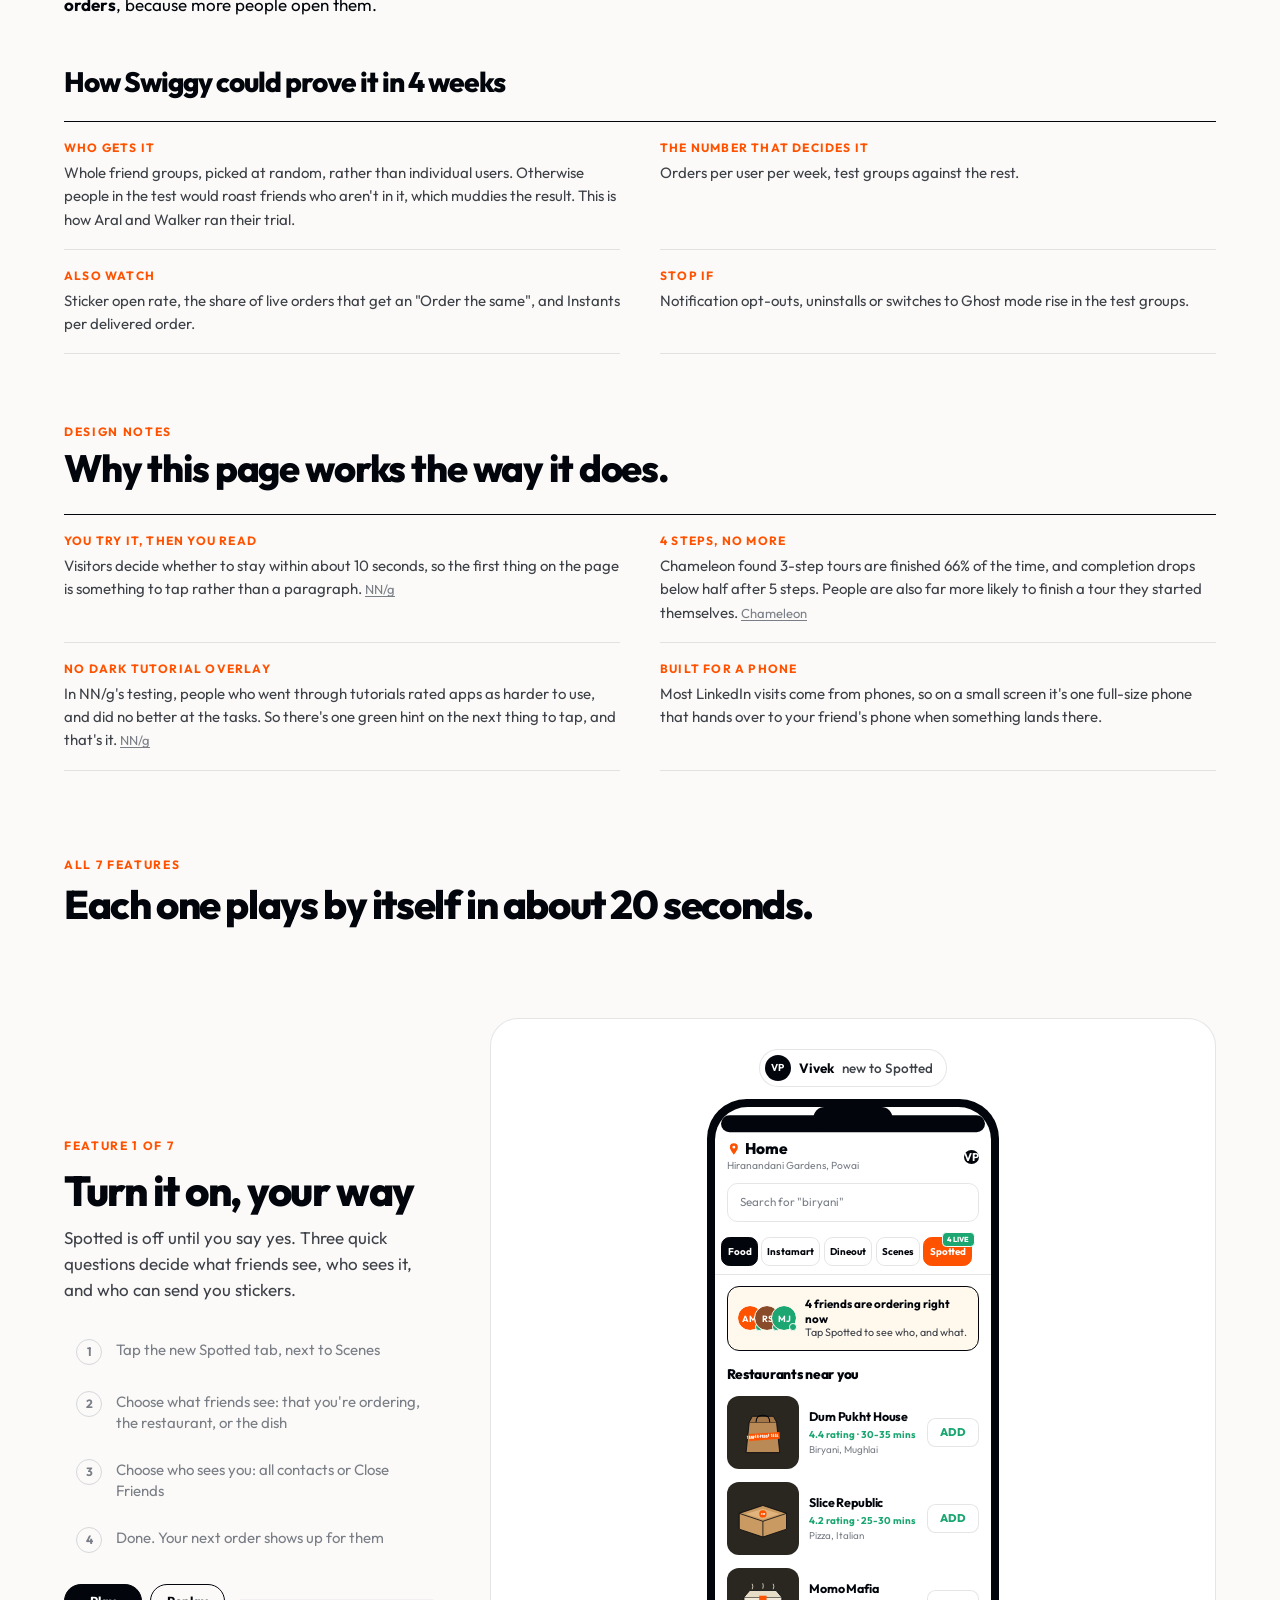
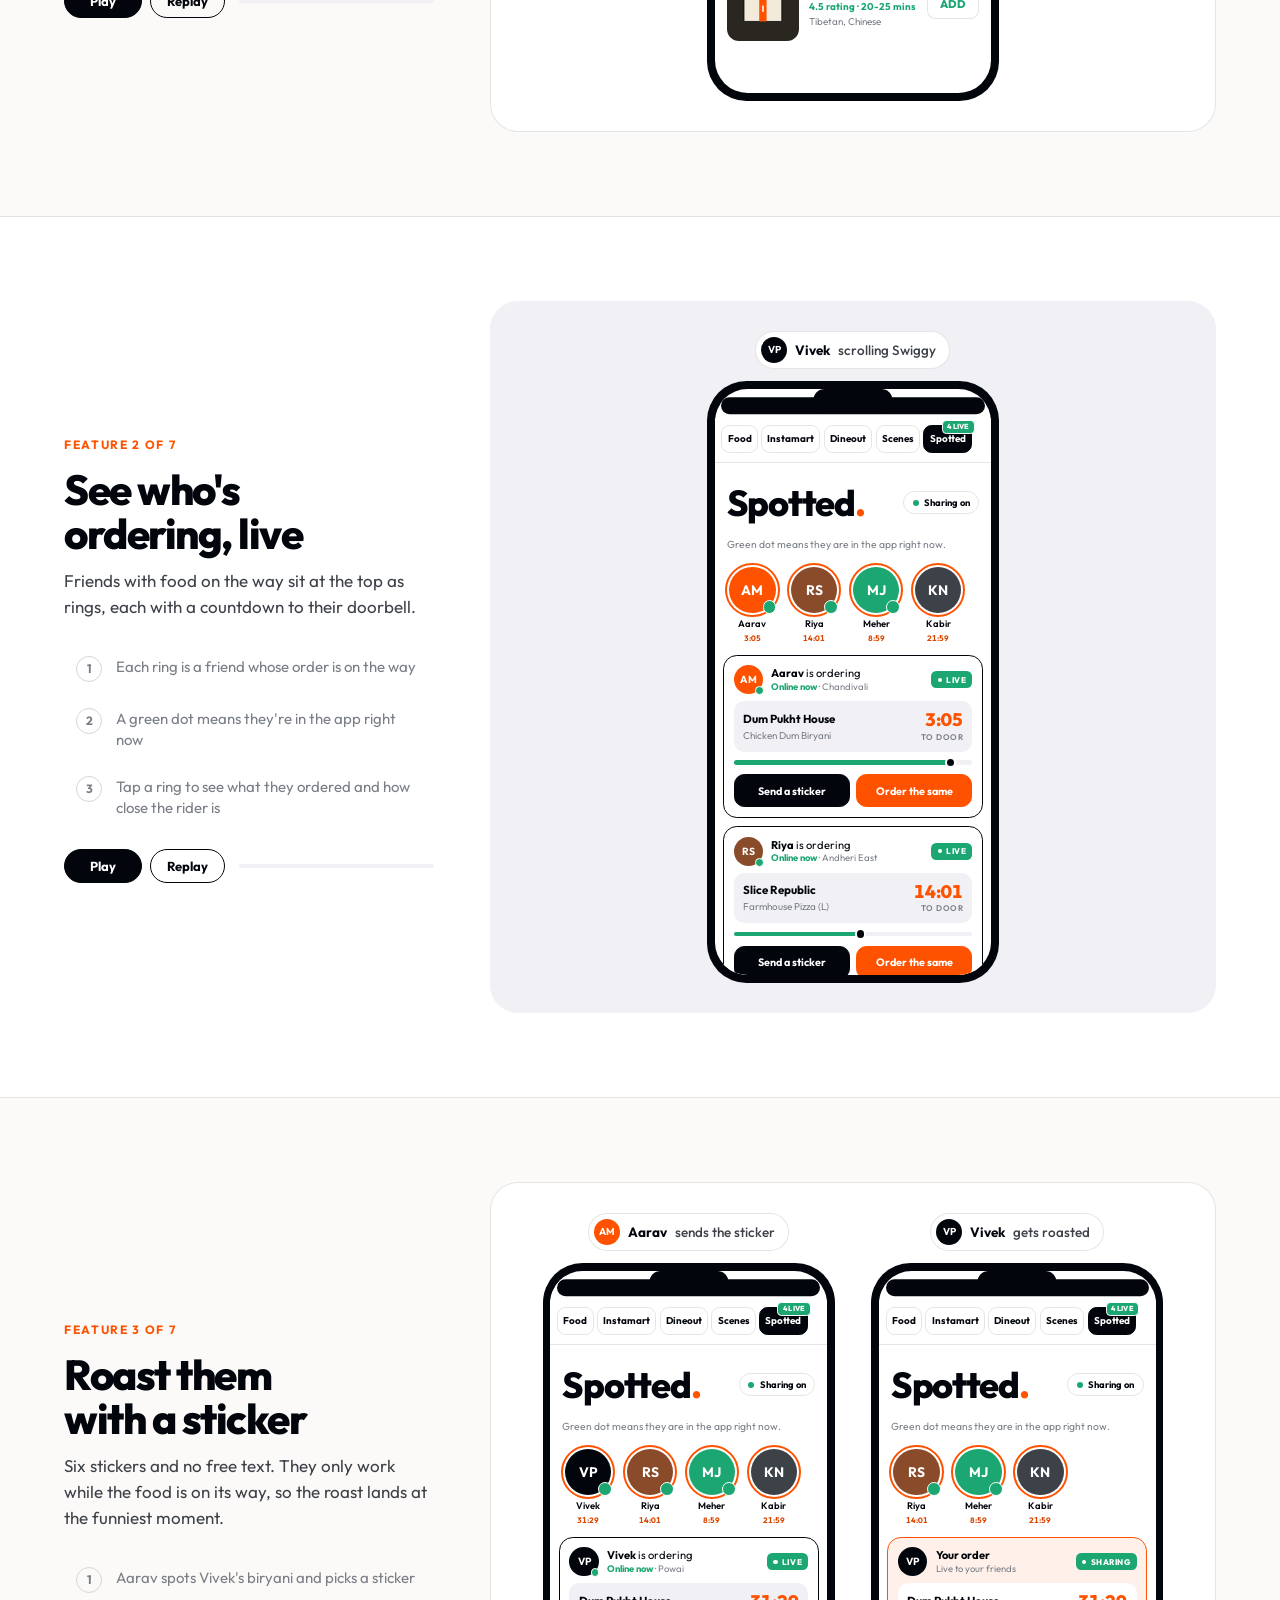
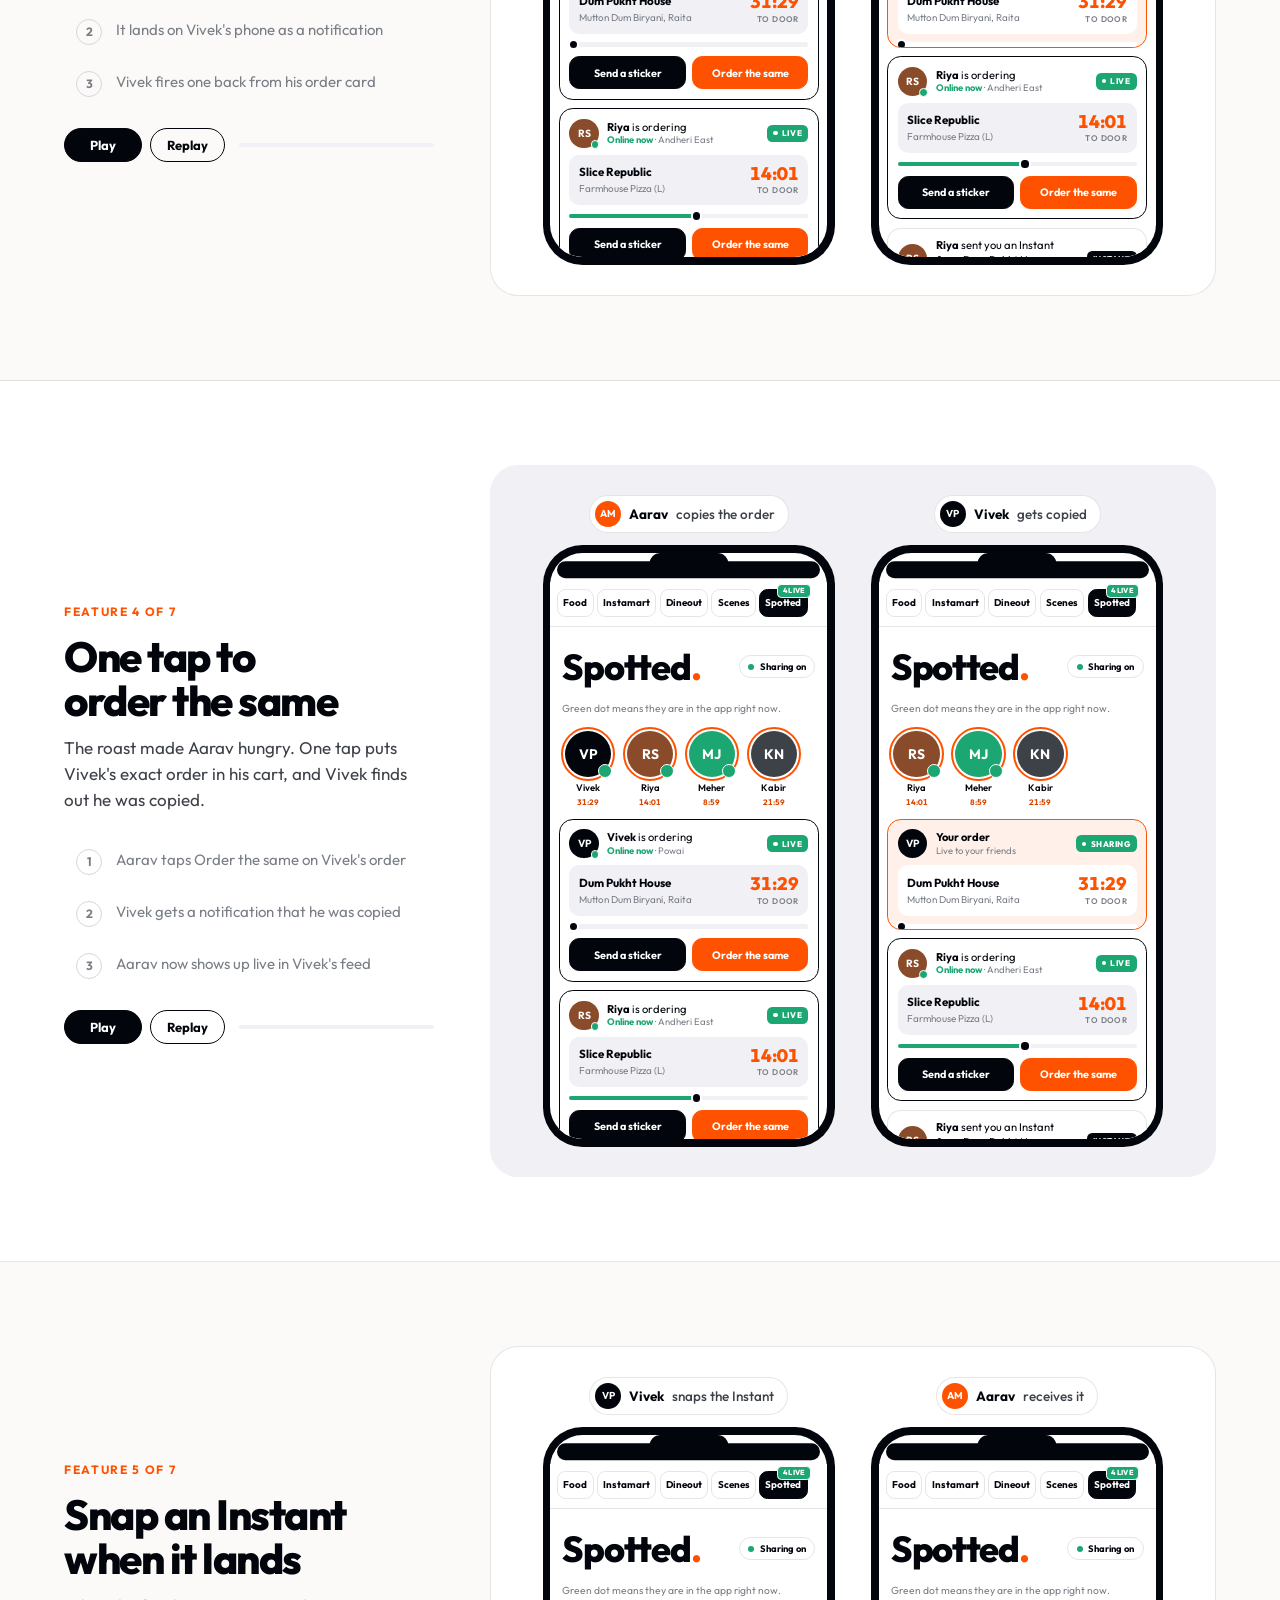
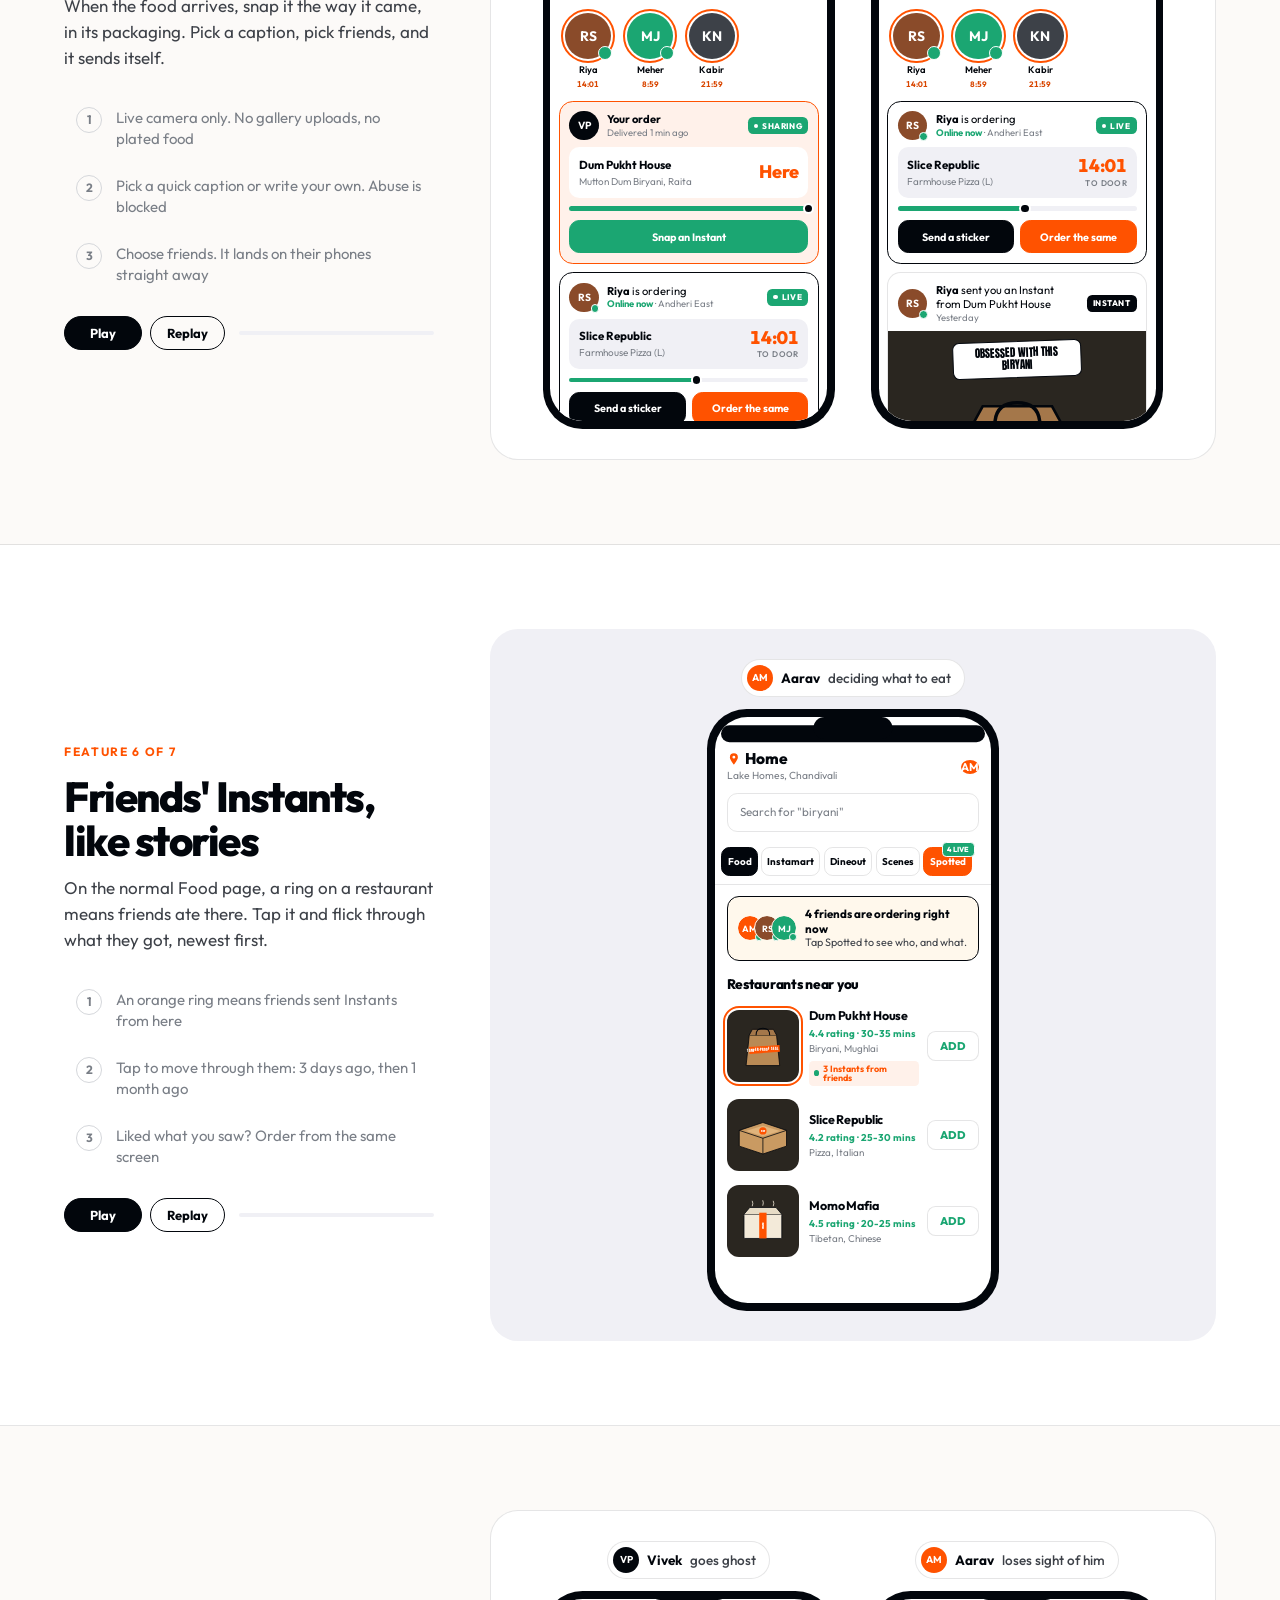
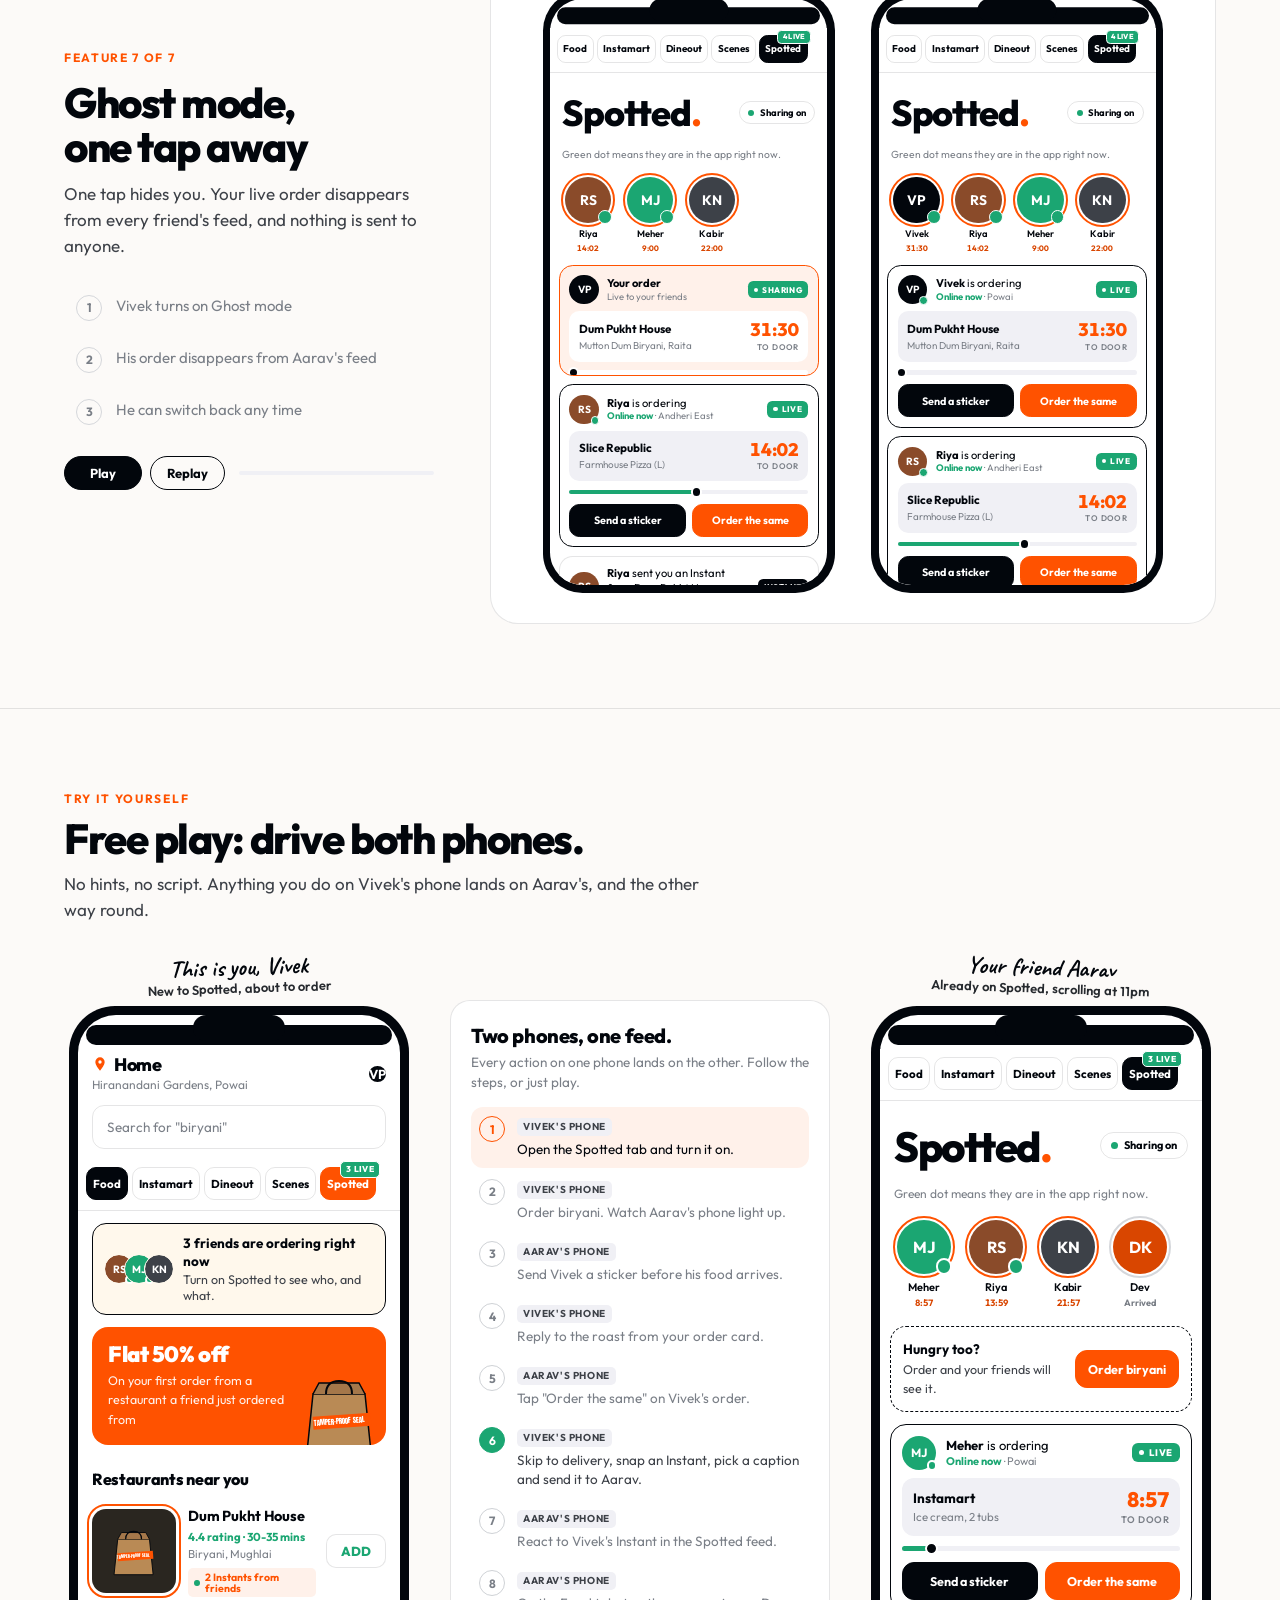
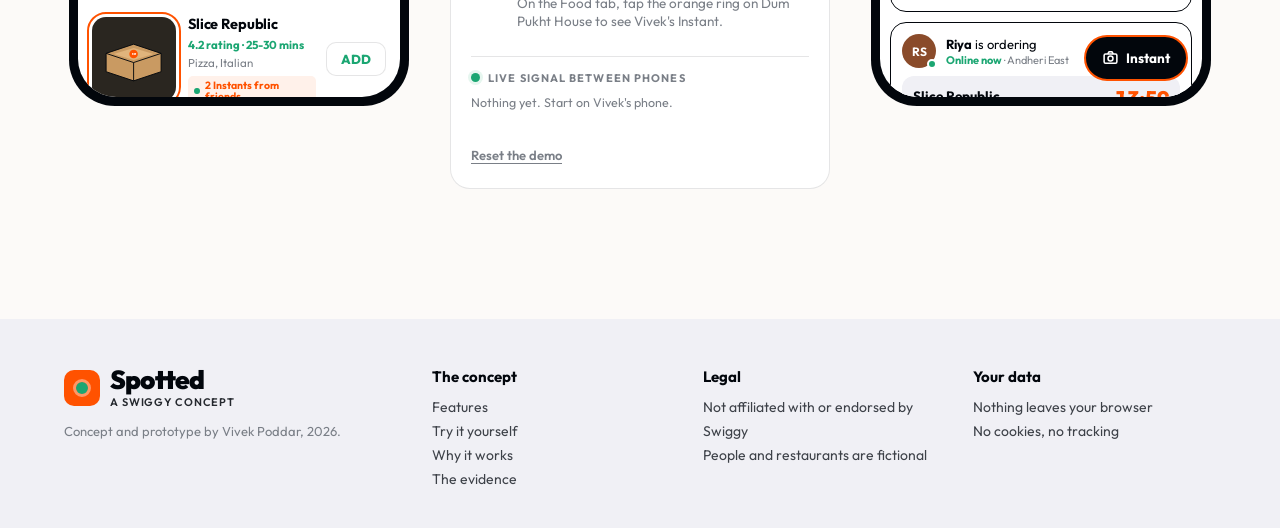
<file: spotted/index.html>
<!doctype html>
<html lang="en">
<head>
<meta charset="utf-8">
<meta name="viewport" content="width=device-width, initial-scale=1">
<title>Swiggy Spotted</title>
<meta name="description" content="A concept feature for Swiggy: see which friends are ordering right now, roast them with a sticker before the doorbell rings, and send friends real-camera Instants of their food. Two linked phones show both sides.">
<link rel="preconnect" href="https://fonts.googleapis.com">
<link rel="preconnect" href="https://fonts.gstatic.com" crossorigin>
<link href="https://fonts.googleapis.com/css2?family=Anton&family=Caveat:wght@600;700&family=Outfit:wght@400;500;600;700;800;900&display=swap" rel="stylesheet">
<style>
:root{
  --orange:#ff5200; --orange-deep:#d94600; --orange-tint:#fff1ea;
  --ink:#02060c; --ink-2:#3d4148; --muted:#7a7f87; --hair:rgba(2,6,12,.1);
  --green:#1ba672; --green-tint:#e6f6ef;
  --page:#fcfaf8; --card:#fff; --grey:#f0f0f5; --cream:#fff8ec;
}
*{box-sizing:border-box;margin:0;padding:0}
html{-webkit-text-size-adjust:100%;scroll-behavior:smooth}
body{background:var(--page);color:var(--ink);font:400 16px/1.55 "Outfit",system-ui,sans-serif;overflow-x:hidden}
button{font:inherit;color:inherit;background:none;border:0;cursor:pointer}
button:disabled{cursor:default}
a{color:inherit;text-decoration:none}
.container{max-width:1200px;margin:0 auto;padding:0 24px}

/* ---------- header + hero (Swiggy landing style) ---------- */
.hero{background:var(--orange);color:#fff;position:relative;overflow:hidden}
.nav{display:flex;align-items:center;justify-content:space-between;padding:22px 0}
.brand{display:flex;align-items:center;gap:10px;font:900 26px/1 "Outfit";letter-spacing:-.03em}
.brand .mark{width:36px;height:36px;border-radius:10px;background:#fff;display:grid;place-items:center}
.brand .mark i{width:12px;height:12px;border-radius:50%;background:var(--green);outline:3px solid var(--green-tint)}
.brand small{display:block;font:600 11px/1 "Outfit";letter-spacing:.08em;text-transform:uppercase;opacity:.85;margin-top:4px}
.links{display:flex;align-items:center;gap:26px;font:600 14px "Outfit"}
.links a:hover{text-decoration:underline;text-underline-offset:4px}
.links .ghostbtn{border:1.5px solid #fff;border-radius:12px;padding:10px 16px}
.links .blk{background:var(--ink);border-radius:14px;padding:12px 22px}
.hero-copy{text-align:center;padding:36px 0 30px;position:relative;z-index:2}
.hero h1{font:800 clamp(34px,4.6vw,56px)/1.08 "Outfit";letter-spacing:-.03em;max-width:900px;margin:0 auto}
.hero h1 s{text-decoration-thickness:4px;text-decoration-color:var(--ink);opacity:.7}
.hero h1 .hl{background:var(--ink);padding:0 .16em;display:inline-block;transform:rotate(-1.5deg)}
.note{font:700 24px/1.1 "Caveat",cursive}
.searchrow{display:flex;gap:12px;justify-content:center;margin:28px auto 0;max-width:720px}
.searchrow div{background:#fff;color:var(--ink);border-radius:16px;padding:16px 18px;font:500 15px "Outfit";display:flex;align-items:center;gap:10px;text-align:left}
.searchrow div:first-child{flex:0 0 230px;color:var(--ink-2)}
.searchrow div:last-child{flex:1}
.searchrow b{font-weight:700}
.dot{width:9px;height:9px;border-radius:50%;background:var(--green);flex:none;box-shadow:0 0 0 3px var(--green-tint);animation:pulse 1.6s infinite}
.side-art{position:absolute;top:120px;width:190px;z-index:1;opacity:.95}
.side-art.l{left:-30px;transform:rotate(-12deg)}
.side-art.r{right:-20px;transform:rotate(10deg)}

/* ---------- demo ---------- */
.demo-band{background:linear-gradient(var(--orange) 0 230px,var(--page) 230px)}
.demo{display:grid;grid-template-columns:350px 1fr 350px;gap:36px;align-items:start;padding-bottom:40px;position:relative}
.pov{display:flex;flex-direction:column;align-items:center}
.pov .note{color:#fff;margin-bottom:10px;text-align:center;transform:rotate(-2deg)}
.pov:last-child .note{transform:rotate(2deg)}
.pov .note small{display:block;font:600 13px "Outfit";opacity:.85;transform:none}
.wire{margin-top:52px;background:var(--card);border:1px solid var(--hair);border-radius:20px;padding:22px 20px;position:sticky;top:16px}
.wire h3{font:800 20px "Outfit";letter-spacing:-.02em}
.wire .sub{font-size:13.5px;color:var(--muted);margin:4px 0 14px}
.steps{list-style:none;display:grid;gap:2px}
.steps li{display:grid;grid-template-columns:28px 1fr;gap:10px;padding:9px 8px;border-radius:12px;font-size:13.5px;line-height:1.35;color:var(--muted)}
.steps li .n{width:26px;height:26px;border-radius:50%;border:1.5px solid #cfd2d6;display:grid;place-items:center;font:700 12px "Outfit"}
.steps li .who{display:inline-block;font:700 10px/1 "Outfit";letter-spacing:.06em;text-transform:uppercase;padding:4px 6px;border-radius:5px;background:var(--grey);color:var(--ink-2);margin-bottom:4px}
.steps li.next{background:var(--orange-tint);color:var(--ink)}
.steps li.next .n{border-color:var(--orange);color:var(--orange)}
.steps li.done{color:var(--ink-2)}
.steps li.done .n{background:var(--green);border-color:var(--green);color:#fff}
.log{margin-top:16px;border-top:1px solid var(--hair);padding-top:14px}
.log b{font:700 11px "Outfit";letter-spacing:.1em;text-transform:uppercase;color:var(--muted);display:flex;align-items:center;gap:8px}
.log ul{list-style:none;margin-top:8px;display:grid;gap:6px;min-height:40px}
.log li{font-size:12.5px;display:flex;gap:8px;align-items:baseline;animation:in .35s}
.log li span{font:700 11px "Outfit";color:var(--orange);white-space:nowrap}
.log .empty{color:var(--muted)}
.reset{margin-top:14px;font:600 13px "Outfit";color:var(--muted);text-decoration:underline;text-underline-offset:3px}
.switch{display:none}
.flychip{position:absolute;z-index:200;background:var(--ink);color:#fff;font:700 13px/1 "Outfit";padding:9px 12px;border-radius:999px;white-space:nowrap;pointer-events:none;border:2px solid var(--green)}

/* ---------- phone ---------- */
.phone{width:340px;height:700px;background:var(--ink);border-radius:46px;padding:9px;position:relative}
.screen{width:100%;height:100%;border-radius:38px;overflow:hidden;background:#fff;position:relative;display:flex;flex-direction:column}
.notch{position:absolute;top:9px;left:50%;transform:translateX(-50%);width:92px;height:26px;background:var(--ink);border-radius:20px;z-index:90}
.status{height:34px;flex:none;display:flex;justify-content:space-between;align-items:center;padding:0 26px;font:700 13px "Outfit"}
.app{flex:1;overflow-y:auto;overflow-x:hidden;scrollbar-width:none;position:relative;font-size:14px}
.app::-webkit-scrollbar{display:none}
.loc{padding:4px 14px 10px;display:flex;justify-content:space-between;align-items:center}
.loc b{font:800 18px "Outfit";display:flex;align-items:center;gap:6px;letter-spacing:-.02em}
.loc b svg{width:16px;height:16px;color:var(--orange)}
.loc small{display:block;color:var(--muted);font-size:12px;max-width:210px;white-space:nowrap;overflow:hidden;text-overflow:ellipsis}
.search{margin:0 14px 10px;border:1px solid var(--hair);border-radius:12px;padding:11px 14px;color:var(--muted);font-size:13.5px}
.tabs{display:flex;gap:4px;padding:8px 8px 10px;overflow-x:auto;scrollbar-width:none;position:sticky;top:0;background:#fff;z-index:5;border-bottom:1px solid var(--hair)}
.tabs::-webkit-scrollbar{display:none}
.tab{flex:none;border:1px solid var(--hair);border-radius:10px;padding:8px 6px;font:700 11.5px "Outfit";position:relative;white-space:nowrap}
.tab.on{background:var(--ink);color:#fff;border-color:var(--ink)}
.tab.spot{background:var(--orange);color:#fff;border-color:var(--orange)}
.tab.spot.on{background:var(--ink);border-color:var(--ink)}
.tab .live{position:absolute;top:-7px;right:-5px;background:var(--green);color:#fff;font:800 8.5px/1 "Outfit";padding:3px 5px;border-radius:5px;border:1.5px solid #fff;letter-spacing:.04em}

.peek{margin:12px 14px 4px;border:1.5px solid var(--ink);border-radius:14px;padding:11px 12px;background:var(--cream);display:flex;gap:10px;align-items:center;text-align:left;width:calc(100% - 28px)}
.stack{display:flex;flex:none}
.stack .av{width:28px;height:28px;font-size:10.5px;margin-left:-8px;outline:1.5px solid var(--cream)}
.stack .av:first-child{margin-left:0}
.peek p{font-size:12.5px;line-height:1.3;color:var(--ink-2)}
.peek p b{display:block;font-size:13.5px;color:var(--ink)}
.banner{margin:12px 14px;background:var(--orange);color:#fff;border-radius:16px;padding:16px;position:relative;overflow:hidden}
.banner h3{font:900 22px/1 "Outfit";letter-spacing:-.02em}
.banner p{font-size:12.5px;opacity:.92;margin-top:6px;max-width:200px}
.banner svg{position:absolute;right:-8px;bottom:-14px;width:110px}
.sec-t{padding:12px 14px 8px;font:800 16px "Outfit";letter-spacing:-.02em}
.cats{display:grid;grid-template-columns:repeat(4,1fr);gap:8px;padding:2px 14px 6px}
.cat{text-align:center;font-size:11.5px;color:var(--ink-2)}
.cat i{display:grid;place-items:center;aspect-ratio:1;border-radius:50%;background:var(--grey);margin-bottom:5px;font:400 13px "Anton";color:var(--orange);font-style:normal;text-transform:uppercase}
.rest{display:grid;grid-template-columns:1fr auto;gap:10px;padding:8px 14px;align-items:center}
.rest-hit{display:grid;grid-template-columns:84px 1fr;gap:12px;align-items:center;text-align:left}
.rest .thumb{height:84px;border-radius:14px;background:#2a2620;display:grid;place-items:center;overflow:hidden}
.fr-tag{display:inline-flex;align-items:center;gap:5px;margin-top:5px;font:700 10.5px/1 "Outfit";color:var(--orange);background:var(--orange-tint);padding:4px 6px;border-radius:5px}
.fr-tag::before{content:"";width:6px;height:6px;border-radius:50%;background:var(--green)}
.rhead{display:flex;align-items:center;gap:8px;padding:4px 10px 8px;font:700 14px "Outfit";border-bottom:1px solid var(--hair);position:sticky;top:0;background:#fff;z-index:5}
.back{width:34px;height:34px;border-radius:50%;display:grid;place-items:center;background:var(--grey)}
.rinfo{margin:12px 14px 4px;border:1px solid var(--hair);border-radius:16px;padding:14px}
.rinfo h3{font:800 20px "Outfit";letter-spacing:-.02em}
.rinfo p{font-size:12.5px;color:var(--muted)}
.rinfo .r{color:var(--green);font-weight:700}
.fr-note{padding:0 14px 8px;font-size:11.5px;color:var(--muted)}
.instants{display:flex;gap:10px;overflow-x:auto;padding:2px 14px 10px;scrollbar-width:none}
.instants::-webkit-scrollbar{display:none}
.inst{flex:none;width:168px;background:#fff;border:1.5px solid var(--ink);border-radius:16px;padding:6px 6px 8px;transform:rotate(-1.2deg)}
.inst:nth-child(even){transform:rotate(1.2deg)}
.inst .ph{position:relative;aspect-ratio:1;border-radius:11px;background:#2a2620;display:grid;place-items:center;overflow:hidden}
.inst .ph svg{width:78%}
.inst figcaption{display:flex;gap:7px;align-items:center;padding:7px 2px 0;font-size:10.5px;color:var(--muted);line-height:1.2}
.inst figcaption .av{width:24px;height:24px;font-size:9px}
.inst figcaption b{display:block;color:var(--ink);font-size:12px}
.capt{position:absolute;left:50%;top:12px;transform:translateX(-50%) rotate(-2deg);background:#fff;color:var(--ink);font:400 13px/1.1 "Anton";text-transform:uppercase;padding:6px 9px;border-radius:8px;text-align:center;max-width:86%;border:1.5px solid var(--ink)}
.inst .capt{font-size:11px;top:8px;padding:5px 7px}
.capt.big{font-size:17px;top:18px}
.dish{display:flex;justify-content:space-between;align-items:center;padding:12px 14px;border-bottom:1px solid var(--hair)}
.dish b{display:block;font-size:14px}
.dish small{color:var(--ink-2);font-size:12.5px}
.capchips{display:flex;gap:6px;overflow-x:auto;padding:10px 12px 0;scrollbar-width:none}
.capchips::-webkit-scrollbar{display:none}
.capchips button{flex:none;border:1px solid #3a352f;color:#e7e2da;border-radius:999px;padding:7px 11px;font:600 12px "Outfit"}
.capchips button.on{background:#fff;color:var(--ink);border-color:#fff}
.sendto{display:flex;gap:6px;overflow-x:auto;padding:10px 12px 0;align-items:center;scrollbar-width:none}
.sendto::-webkit-scrollbar{display:none}
.sendto>span{font:700 10px "Outfit";letter-spacing:.08em;text-transform:uppercase;color:#a19a90;flex:none}
.sendto button{flex:none;display:flex;align-items:center;gap:6px;border:1px solid #3a352f;border-radius:999px;padding:4px 10px 4px 4px;font:600 12px "Outfit";color:#e7e2da}
.sendto button .av{width:22px;height:22px;font-size:8.5px}
.sendto button .av .on{border-color:#0b0a09}
.sendto button.on{border-color:var(--green);background:rgba(27,166,114,.2);color:#fff}
.capdemo{display:flex;flex-wrap:wrap;gap:8px;margin-bottom:6px}
.capdemo span{font:400 15px/1 "Anton";text-transform:uppercase;border:1.5px solid var(--ink);border-radius:10px;padding:9px 11px;background:var(--cream)}
.capdemo span:nth-child(3n+1){transform:rotate(-1.5deg)}
.capdemo span:nth-child(3n+2){transform:rotate(1deg);background:var(--orange);color:#fff;border-color:var(--orange)}
.rest .thumb svg{width:80%}
.rest b{display:block;font-size:14.5px;letter-spacing:-.01em}
.rest small{color:var(--muted);font-size:11.5px;display:block}
.rest small.r{color:var(--green);font-weight:700}
.add{border:1px solid var(--hair);color:var(--green);font:800 13px "Outfit";padding:8px 14px;border-radius:10px;background:#fff}
.add:disabled{color:var(--muted)}

.sp-head{padding:12px 14px 4px;display:flex;justify-content:space-between;align-items:center}
.sp-head h2{font:900 28px/1 "Outfit";letter-spacing:-.04em}
.sp-head h2 em{font-style:normal;color:var(--orange)}
.mode{border:1px solid var(--hair);border-radius:999px;font:700 11px/1 "Outfit";padding:7px 10px;display:flex;align-items:center;gap:6px}
.mode i{width:7px;height:7px;border-radius:50%;background:var(--green)}
.mode.ghost{background:var(--ink);color:#fff;border-color:var(--ink)}
.mode.ghost i{background:var(--muted)}
.sp-sub{padding:2px 14px 8px;font-size:12px;color:var(--muted)}
.rings{display:flex;gap:12px;padding:8px 14px 12px;overflow-x:auto;scrollbar-width:none}
.rings::-webkit-scrollbar{display:none}
.ring{flex:none;width:60px;text-align:center;font-size:11px;font-weight:600}
.ring .av{width:54px;height:54px;font-size:16px;margin:0 auto 5px;outline:2.5px solid var(--orange);outline-offset:2.5px}
.ring.done .av{outline-color:#d5d7db}
.ring small{display:block;color:var(--orange-deep);font-weight:700;font-variant-numeric:tabular-nums}
.ring.done small{color:var(--muted)}
.av{border-radius:50%;display:grid;place-items:center;font:700 13px "Outfit";color:#fff;flex:none;position:relative}
.av .on{position:absolute;right:-1px;bottom:-1px;width:30%;height:30%;min-width:9px;min-height:9px;border-radius:50%;background:var(--green);border:2px solid #fff}
.online{color:var(--green);font-weight:700}

.card{margin:0 10px 10px;background:#fff;border:1px solid var(--hair);border-radius:16px;overflow:hidden}
.card.live{border:1.5px solid var(--ink)}
.card.mine{border:1.5px solid var(--orange);background:var(--orange-tint)}
.c-top{display:flex;gap:10px;align-items:center;padding:11px 11px 8px}
.c-top .av{width:34px;height:34px;font-size:12px}
.c-top p{font-size:13px;line-height:1.3;flex:1;min-width:0}
.c-top p small{display:block;color:var(--muted);font-size:11px}
.pill{font:800 9.5px/1 "Outfit";letter-spacing:.07em;text-transform:uppercase;padding:5px 7px;border-radius:6px;background:var(--green);color:#fff;white-space:nowrap;display:inline-flex;gap:5px;align-items:center}
.pill.live::before{content:"";width:5px;height:5px;border-radius:50%;background:#fff;animation:blink 1.2s infinite}
.pill.dark{background:var(--ink)}
.pill.soft{background:var(--grey);color:var(--ink-2)}
.pill.or{background:var(--orange)}
.order{margin:0 11px;padding:10px 11px;background:var(--grey);border-radius:12px;display:flex;justify-content:space-between;align-items:center;gap:10px}
.card.mine .order{background:#fff}
.order b{font-size:13.5px;display:block}
.order small{font-size:11.5px;color:var(--muted);display:block}
.eta{text-align:right;font:800 21px/1 "Outfit";font-variant-numeric:tabular-nums;color:var(--orange);white-space:nowrap}
.eta small{display:block;font:600 9.5px "Outfit";color:var(--muted);letter-spacing:.05em;text-transform:uppercase;margin-top:3px}
.track{margin:10px 11px 0;height:5px;background:var(--grey);border-radius:3px;position:relative}
.card.mine .track{background:#fff}
.track i{position:absolute;left:0;top:0;bottom:0;background:var(--green);border-radius:3px;transition:width 1s linear}
.track u{position:absolute;top:50%;width:13px;height:13px;margin:-6.5px 0 0 -6.5px;border-radius:50%;background:var(--ink);border:2.5px solid #fff;transition:left 1s linear}
.acts{display:flex;gap:7px;padding:11px}
.btn{flex:1;border:1.5px solid var(--ink);border-radius:12px;padding:10px 6px;font:700 12.5px "Outfit";background:#fff;text-align:center}
.btn.go{background:var(--orange);color:#fff;border-color:var(--orange)}
.btn.ink{background:var(--ink);color:#fff}
.btn.gr{background:var(--green);border-color:var(--green);color:#fff}
.btn:disabled{opacity:.45}
.btn:not(:disabled):active{transform:translateY(1px)}
.thread{padding:0 11px 11px;display:grid;gap:5px}
.msg{font-size:11.5px;background:var(--grey);border-radius:8px;padding:6px 8px;color:var(--ink-2);display:flex;justify-content:space-between;align-items:center;gap:8px}
.card.mine .msg{background:#fff}
.msg b{color:var(--ink)}
.msg em{font:400 12px "Anton";font-style:normal;text-transform:uppercase;color:var(--orange-deep);letter-spacing:.01em}
.msg button{font:700 11px "Outfit";color:var(--orange);flex:none}
.empty-t{font-size:11.5px;color:var(--muted);padding:0 11px 11px}

.unbox .shot{position:relative;background:#2a2620;aspect-ratio:1/1;display:grid;place-items:center;overflow:hidden}
.unbox .shot svg{width:74%;height:auto}
.stamp{position:absolute;left:9px;bottom:9px;background:rgba(2,6,12,.8);color:#fff;font:700 10px/1.2 "Outfit";padding:6px 8px;border-radius:6px;display:flex;gap:6px;align-items:center}
.stamp i{width:6px;height:6px;border-radius:50%;background:var(--green)}
.unbox .cap{padding:10px 11px 2px;font-size:13px}
.reacts{display:flex;gap:6px;padding:9px 11px 11px;flex-wrap:wrap}
.react{border:1px solid var(--hair);border-radius:999px;padding:6px 10px;font:700 11.5px "Outfit"}
.react.on{background:var(--ink);color:#fff;border-color:var(--ink)}
.react span{font-weight:500;margin-left:4px;opacity:.7}
.hungry{margin:4px 10px 12px;border:1.5px dashed var(--ink);border-radius:16px;padding:12px;display:flex;justify-content:space-between;align-items:center;gap:10px;font-size:12.5px;color:var(--ink-2)}
.hungry b{display:block;font-size:13.5px;color:var(--ink)}
.fab{position:absolute;right:14px;bottom:16px;z-index:20;background:var(--ink);color:#fff;border-radius:999px;padding:12px 16px;font:700 13.5px "Outfit";display:flex;gap:7px;align-items:center;border:2px solid var(--orange)}
.fab svg{width:17px;height:17px}

.scrim{position:absolute;inset:0;background:rgba(2,6,12,.5);z-index:60;opacity:0;pointer-events:none;transition:opacity .25s}
.scrim.on{opacity:1;pointer-events:auto}
.sheet{position:absolute;left:0;right:0;bottom:0;z-index:61;background:#fff;border-radius:22px 22px 0 0;padding:10px 16px 20px;transform:translateY(105%);transition:transform .32s cubic-bezier(.2,.8,.2,1);max-height:90%;overflow-y:auto;scrollbar-width:none}
.sheet.on{transform:none}
.grab{width:40px;height:4px;border-radius:2px;background:#d5d7db;margin:0 auto 14px}
.sheet h3{font:800 22px/1.08 "Outfit";letter-spacing:-.02em;margin-bottom:6px}
.sheet .sub{font-size:13px;color:var(--ink-2);margin-bottom:12px}
.prog{display:flex;gap:4px;margin-bottom:14px}
.prog i{flex:1;height:3px;background:#e2e4e7;border-radius:2px}
.prog i.on{background:var(--orange)}
.opt{display:flex;gap:11px;align-items:flex-start;width:100%;text-align:left;border:1px solid var(--hair);border-radius:14px;padding:11px;margin-bottom:7px}
.opt.on{border:1.5px solid var(--ink);background:var(--cream)}
.opt .rad{width:18px;height:18px;border-radius:50%;border:1.5px solid var(--ink);flex:none;margin-top:2px;display:grid;place-items:center}
.opt.on .rad::after{content:"";width:9px;height:9px;border-radius:50%;background:var(--orange)}
.opt b{display:block;font-size:13.5px}
.opt small{font-size:11.5px;color:var(--muted);line-height:1.35;display:block}
.preview{border-radius:12px;padding:10px 12px;font-size:12.5px;background:var(--grey);margin:4px 0 12px}
.preview b{font-size:9.5px;letter-spacing:.1em;text-transform:uppercase;color:var(--muted);display:block;margin-bottom:3px}
.fine{font-size:11px;color:var(--muted);margin-top:10px;line-height:1.4}
.row2{display:flex;gap:8px}
.memes{display:grid;grid-template-columns:1fr 1fr;gap:8px;margin:4px 0 12px}
.meme{aspect-ratio:1.15;border-radius:14px;border:1.5px solid var(--ink);padding:10px;display:flex;align-items:center;justify-content:center;text-align:center;font:400 18px/1.03 "Anton",sans-serif;text-transform:uppercase;position:relative}
.meme.on{outline:3px solid var(--green);outline-offset:2px}
.m1{background:var(--ink);color:#fff}.m2{background:var(--orange);color:#fff}.m3{background:var(--cream);color:var(--ink)}
.m4{background:var(--green);color:#fff}.m5{background:#fff;color:var(--orange-deep)}.m6{background:var(--grey);color:var(--ink)}

.cam{position:absolute;inset:0;z-index:70;background:#0b0a09;color:#fff;display:none;flex-direction:column}
.cam.on{display:flex}
.cam-top{padding:44px 16px 10px;display:flex;justify-content:space-between;align-items:center;font-size:13px;font-weight:600}
.cam-top button{color:#fff;font-weight:700}
.view{flex:1;margin:0 10px;border-radius:16px;background:#2a2620;position:relative;display:grid;place-items:center;overflow:hidden;min-height:0}
.view svg{width:70%}
.view .frame{position:absolute;inset:12%;border:2px dashed rgba(255,255,255,.4);border-radius:12px}
.cam-rules{display:flex;gap:6px;flex-wrap:wrap;padding:10px 12px 2px}
.cam-rules span{font:700 10px/1 "Outfit";padding:6px 8px;border-radius:6px;background:#24211d;color:#e7e2da}
.cam-rules span b{color:var(--orange)}
.cam-bot{padding:12px 16px 22px;display:flex;justify-content:space-between;align-items:center}
.shutter{width:64px;height:64px;border-radius:50%;border:4px solid #fff;display:grid;place-items:center}
.shutter i{width:50px;height:50px;border-radius:50%;background:var(--orange)}
.cam-bot small{width:80px;font-size:10.5px;color:#a19a90;line-height:1.3}
.flash{position:absolute;inset:0;background:#fff;opacity:0;pointer-events:none;z-index:5}
.flash.go{animation:flash .35s}
.caption-in{margin:10px 12px 0;background:#24211d;border:1px solid #3a352f;border-radius:12px;color:#fff;padding:10px;font:400 13.5px "Outfit";width:calc(100% - 24px)}

.toast{position:absolute;left:8px;right:8px;top:40px;z-index:80;background:var(--ink);color:#fff;border-radius:18px;padding:10px 11px;display:flex;gap:10px;align-items:center;transform:translateY(-150%);transition:transform .35s cubic-bezier(.2,.8,.2,1)}
.toast.on{transform:none}
.toast .av{width:34px;height:34px;font-size:12px}
.toast .av .on{border-color:var(--ink)}
.toast p{font-size:12.5px;line-height:1.3;flex:1;min-width:0}
.toast p small{display:block;color:#a9adb3;font-size:11px}
.toast .mini{font:400 11.5px/1.05 "Anton";text-transform:uppercase;background:var(--orange);color:#fff;padding:7px 6px;border-radius:8px;max-width:90px;text-align:center;flex:none}
.toast .app-ic{font:800 9px "Outfit";letter-spacing:.08em;text-transform:uppercase;color:var(--orange);display:block;margin-bottom:2px}

.skel{margin:0 10px 10px;border:1px solid var(--hair);border-radius:16px;padding:12px}
.skel i{display:block;height:11px;border-radius:4px;background:linear-gradient(90deg,#eef0f2 0,#f8f9fa 50%,#eef0f2 100%);background-size:200% 100%;animation:sh 1.1s infinite;margin-bottom:8px}

/* ---------- content sections ---------- */
section.sec{padding:72px 0 0}
.eyebrow{font:700 12px/1 "Outfit";letter-spacing:.14em;text-transform:uppercase;color:var(--orange);margin-bottom:10px;display:block}
.sec h2{font:800 clamp(28px,3.2vw,38px)/1.1 "Outfit";letter-spacing:-.03em;max-width:720px}
.sec .intro{color:var(--ink-2);max-width:640px;margin-top:10px;font-size:17px}
.mind{display:flex;gap:22px;overflow-x:auto;padding:26px 2px 6px;scrollbar-width:none}
.mind::-webkit-scrollbar{display:none}
.mind figure{flex:none;width:136px;text-align:center}
.mind .meme{width:136px;height:136px;aspect-ratio:auto;border-radius:50%;font-size:17px;padding:20px}
.mind figcaption{font:600 14px "Outfit";color:var(--ink-2);margin-top:8px}
.split{display:grid;grid-template-columns:1fr 1fr;gap:28px;margin-top:28px}
.panel{background:var(--card);border:1px solid var(--hair);border-radius:24px;padding:26px}
.panel h3{font:800 20px "Outfit";letter-spacing:-.02em;margin-bottom:12px}
.rows div{display:grid;grid-template-columns:44px 1fr;gap:12px;padding:14px 0;border-top:1px solid var(--hair)}
.rows div:first-child{border-top:0;padding-top:0}
.rows span{width:40px;height:40px;border-radius:12px;background:var(--orange-tint);color:var(--orange);display:grid;place-items:center;font:800 17px "Outfit"}
.rows p{color:var(--ink-2);font-size:15px}
.rows strong{color:var(--ink);display:block;font-size:16px}
.panel.dark{background:var(--ink);color:#fff;border-color:var(--ink)}
.panel.dark .rows div{border-color:rgba(255,255,255,.14)}
.panel.dark .rows p{color:#c4c7cc}
.panel.dark .rows strong{color:#fff}
.panel.dark .rows span{background:rgba(27,166,114,.18);color:#4fd3a0}
table.metrics{width:100%;border-collapse:collapse;margin-top:24px;background:var(--card);border:1px solid var(--hair);border-radius:20px;overflow:hidden;font-size:15px}
.metrics th,.metrics td{text-align:left;padding:16px 20px;border-bottom:1px solid var(--hair);vertical-align:top}
.metrics th{font:700 12px "Outfit";letter-spacing:.08em;text-transform:uppercase;color:var(--muted);background:var(--grey)}
.metrics tr:last-child td{border-bottom:0}
.metrics td:first-child{font-weight:700;width:220px}
.metrics .tag{display:inline-block;font:700 10px/1 "Outfit";letter-spacing:.06em;text-transform:uppercase;padding:4px 6px;border-radius:5px;margin-left:6px;vertical-align:2px;background:var(--green-tint);color:var(--green)}
.metrics .tag.g{background:var(--orange-tint);color:var(--orange)}
.cut{margin-top:24px;display:flex;gap:10px;flex-wrap:wrap}
.cut span{border:1.5px solid var(--ink);border-radius:999px;padding:8px 14px;font:600 14px "Outfit";text-decoration:line-through;text-decoration-color:var(--orange);text-decoration-thickness:2px}

footer{background:var(--grey);margin-top:90px;padding:48px 0 36px}
.fgrid{display:grid;grid-template-columns:1.4fr 1fr 1fr 1fr;gap:28px}
footer .brand{color:var(--ink)}
footer .brand .mark{background:var(--orange)}
footer .brand .mark i{outline-color:rgba(255,255,255,.4)}
footer h4{font:700 15px "Outfit";margin-bottom:10px}
footer p,footer li{font-size:14px;color:var(--ink-2);list-style:none;line-height:1.7}
footer .copy{margin-top:12px;font-size:13px;color:var(--muted)}

@keyframes blink{50%{opacity:.25}}
@keyframes pulse{50%{box-shadow:0 0 0 6px rgba(27,166,114,0)}}
@keyframes flash{0%{opacity:.9}100%{opacity:0}}
@keyframes sh{to{background-position:-200% 0}}
@keyframes in{from{opacity:0;transform:translateY(-4px)}}

/* ---------- v3: hero, feature nav, scripted feature demos ---------- */
.hero-grid{display:grid;grid-template-columns:minmax(0,1fr) auto;gap:56px;align-items:center;padding:24px 0 64px}
.kick{display:inline-flex;gap:9px;align-items:center;background:rgba(255,255,255,.16);padding:8px 14px;border-radius:999px;font:600 13px "Outfit"}
.kick .dot{box-shadow:0 0 0 3px rgba(255,255,255,.3)}
.hero-text h1{font:900 clamp(40px,5.2vw,66px)/1.02 "Outfit";letter-spacing:-.04em;margin:20px 0 18px;max-width:640px;text-wrap:balance}
.hero-text h1 .hl{background:var(--ink);color:#fff;padding:0 .14em;display:inline-block;transform:rotate(-1.5deg)}
.hero-sub{font-size:19px;line-height:1.5;max-width:540px;opacity:.95}
.hero-cta{display:flex;gap:12px;margin-top:28px;flex-wrap:wrap}
.cta{padding:15px 22px;border-radius:14px;font:700 15px "Outfit";display:inline-flex;align-items:center;gap:10px}
.cta.w{background:#fff;color:var(--ink)}
.cta.k{background:var(--ink);color:#fff}
.cta:focus-visible,.fnav a:focus-visible,.ctrl button:focus-visible{outline:3px solid var(--green);outline-offset:3px}
.hero-meta{display:flex;gap:22px;margin-top:30px;font:600 14px "Outfit";opacity:.9;flex-wrap:wrap}
.hero-meta b{font:800 22px/1 "Outfit";display:block;margin-bottom:4px}
.hero-phone{position:relative}
.hero-phone .note{position:absolute;left:-120px;top:120px;color:#fff;transform:rotate(-6deg);width:130px;text-align:right}

.fnav{position:sticky;top:env(safe-area-inset-top,0px);z-index:100;background:#fff;border-bottom:1px solid var(--hair)}
.fnav .container{display:flex;gap:4px;overflow-x:auto;padding-block:10px;scrollbar-width:none}
.fnav .container::-webkit-scrollbar{display:none}
.fnav a{flex:none;display:flex;gap:8px;align-items:center;padding:7px 13px 7px 7px;border-radius:999px;font:600 14px "Outfit";color:var(--ink-2);transition:background .2s,color .2s}
.fnav a b{width:24px;height:24px;border-radius:50%;background:var(--grey);display:grid;place-items:center;font-size:12px}
.fnav a:hover{background:var(--grey)}
.fnav a.on{background:var(--ink);color:#fff}
.fnav a.on b{background:var(--orange);color:#fff}
.fnav a.try-link{margin-left:auto;color:var(--orange)}

.feat{padding:84px 0;border-bottom:1px solid var(--hair);scroll-margin-top:56px}
.feat:nth-child(even){background:#fff}
.feat-grid{display:grid;grid-template-columns:minmax(0,370px) minmax(0,1fr);gap:56px;align-items:center}
.fnum{font:700 12px/1 "Outfit";letter-spacing:.14em;text-transform:uppercase;color:var(--orange)}
.feat h2{font:800 clamp(30px,3.4vw,42px)/1.05 "Outfit";letter-spacing:-.035em;margin:12px 0 12px;text-wrap:balance}
.feat-copy>p{color:var(--ink-2);font-size:17px}
.beats{list-style:none;margin-top:24px;display:grid;gap:4px}
.beats li{display:grid;grid-template-columns:28px 1fr;gap:12px;align-items:start;padding:11px 12px;border-radius:14px;color:var(--muted);font-size:15px;line-height:1.4;transition:background .3s,color .3s}
.beats li span{width:26px;height:26px;border-radius:50%;border:1.5px solid #d5d7db;display:grid;place-items:center;font:700 12px "Outfit";transition:all .3s}
.beats li.on{background:var(--orange-tint);color:var(--ink);font-weight:500}
.beats li.on span{background:var(--orange);border-color:var(--orange);color:#fff}
.beats li.past{color:var(--ink-2)}
.beats li.past span{background:var(--green);border-color:var(--green);color:#fff}
.ctrl{display:flex;align-items:center;gap:8px;margin-top:20px}
.ctrl button{border:1.5px solid var(--ink);border-radius:999px;padding:8px 16px;font:700 13px "Outfit"}
.ctrl button[data-c="play"]{background:var(--ink);color:#fff;min-width:78px}
.ctrl .bar{flex:1;height:4px;background:var(--grey);border-radius:2px;overflow:hidden;margin-left:6px}
.ctrl .bar i{display:block;height:100%;width:0;background:var(--orange);transition:width .5s}
.stage{background:var(--grey);border-radius:28px;padding:30px 24px;display:flex;justify-content:center;gap:36px;position:relative;min-width:0}
.feat:nth-child(odd) .stage{background:#fff;border:1px solid var(--hair)}
.pcol{display:flex;flex-direction:column;align-items:center;gap:12px;min-width:0}
.plabel{display:flex;align-items:center;gap:8px;font:500 13.5px "Outfit";color:var(--ink-2);background:#fff;border:1px solid var(--hair);border-radius:999px;padding:5px 13px 5px 5px;white-space:nowrap}
.plabel .av{width:26px;height:26px;font-size:10px}
.plabel b{color:var(--ink);font-weight:700}
.phone.sm{zoom:.86}
.phone.sm .app{pointer-events:none}

.tapdot{position:absolute;z-index:95;width:38px;height:38px;margin:-19px 0 0 -19px;border-radius:50%;background:rgba(2,6,12,.22);border:2.5px solid #fff;outline:1.5px solid rgba(2,6,12,.25);opacity:0;pointer-events:none}
.tapdot.go{animation:tap .6s ease-out}
.pressed{transform:scale(.95);transition:transform .15s}
.callout{position:absolute;z-index:85;margin-top:10px;background:var(--green);color:#fff;font:700 12px/1.3 "Outfit";padding:8px 11px;border-radius:10px;max-width:190px;animation:in .3s}
.callout::before{content:"";position:absolute;top:-6px;left:18px;border:6px solid transparent;border-top:0;border-bottom-color:var(--green)}
.pulse{animation:pulse2 1.5s 1}
.slidein{animation:slidein .5s cubic-bezier(.2,.8,.2,1)}
.thread:empty{display:none}
.rbtn{font:700 11px "Outfit";color:var(--orange);flex:none}
.btn.done{opacity:.45}
.card{max-height:1000px;transition:opacity .45s,max-height .5s,margin .5s,transform .45s}
.card.gone{opacity:0;max-height:0;margin-bottom:0;transform:scale(.96);border-width:0}
.ring{transition:opacity .4s,width .5s,margin .5s,transform .4s}
.ring.gone{opacity:0;width:0;margin-right:-12px;transform:scale(.6)}
.cartline{display:flex;justify-content:space-between;align-items:center;gap:10px;padding:11px 0;border-bottom:1px solid var(--hair);font-size:13px}
.cartline small{display:block;color:var(--muted);font-size:11.5px}
.cartline.tot{border:0;margin-bottom:8px;font-size:14px}
.capchips span{flex:none;border:1px solid #3a352f;color:#e7e2da;border-radius:999px;padding:7px 11px;font:600 12px "Outfit"}
.capchips span.on{background:#fff;color:var(--ink);border-color:#fff}
.sendto .to{flex:none;display:flex;align-items:center;gap:6px;border:1px solid #3a352f;border-radius:999px;padding:4px 10px 4px 4px;font:600 12px "Outfit";color:#e7e2da}
.sendto .to .av{width:22px;height:22px;font-size:8.5px}
.sendto .to .av .on{border-color:#0b0a09}
.sendto .to.on{border-color:var(--green);background:rgba(27,166,114,.2);color:#fff}
div.caption-in{min-height:40px}

.try{padding:84px 0 0;scroll-margin-top:56px}
.try .demo-band{background:none!important;padding-top:30px}
.try .pov .note{color:var(--ink)}
.try .wire{margin-top:46px}

@keyframes tap{0%{opacity:0;transform:scale(1.7)}35%{opacity:1;transform:scale(1)}100%{opacity:0;transform:scale(.85)}}
@keyframes pulse2{0%,100%{box-shadow:0 0 0 0 rgba(27,166,114,0)}40%{box-shadow:0 0 0 6px rgba(27,166,114,.45)}}
@keyframes slidein{from{opacity:0;transform:translateY(-12px)}}

@media (max-width:1100px){
  .feat-grid{grid-template-columns:minmax(0,1fr);gap:30px}
  .hero-grid{grid-template-columns:minmax(0,1fr)}
  .hero-phone{justify-self:center}
  .hero-phone .note{display:none}
}
@media (max-width:820px){
  .feat{padding:56px 0}
  .stage{padding:18px 6px;gap:8px;border-radius:20px}
  .stage.duo .phone.sm{zoom:.46}
  .stage:not(.duo) .phone.sm{zoom:.78}
  .hero-phone .phone.sm{zoom:.78}
  .plabel{font-size:12px;padding:4px 10px 4px 4px}
  .plabel .role{display:none}
  .hero-sub{font-size:17px}
  .fnav a.try-link{margin-left:0}
}
.try h2{font:800 clamp(30px,3.4vw,42px)/1.05 "Outfit";letter-spacing:-.035em;margin:12px 0 10px;text-wrap:balance}
.try .intro{color:var(--ink-2);font-size:17px;max-width:640px}
/* ---------- v4: stories, reviews, numbers, minimal pass ---------- */
.rest-txt{text-align:left;display:block;min-width:0}
button.thumb{padding:0}
.thumb.storied{outline:2.5px solid var(--orange);outline-offset:3px}
.story{position:absolute;inset:0;z-index:75;background:#0b0a09;color:#fff;display:flex;flex-direction:column;padding-top:38px;animation:in .25s}
.segs{display:flex;gap:3px;padding:6px 10px}
.segs i{flex:1;height:3px;background:rgba(255,255,255,.28);border-radius:2px;overflow:hidden}
.segs i b{display:block;height:100%;width:0;background:#fff}
.segs i.done b{width:100%}
.segs i.cur b{animation:seg 4s linear forwards}
.sh{display:flex;align-items:center;gap:8px;padding:8px 12px;font-size:13px}
.sh .av{width:30px;height:30px;font-size:11px}
.sh small{color:#a9adb3}
.sh .x{margin-left:auto;font:600 12px "Outfit";color:#d6d8db}
.sp{flex:1;margin:2px 8px;border-radius:16px;background:#2a2620;display:grid;place-items:center;position:relative;overflow:hidden;min-height:0}
.sp svg{width:78%}
.sp .capt.big{font-size:18px;top:20px}
.tz{position:absolute;top:0;bottom:0;width:50%}
.tz.l{left:0}.tz.r{right:0}
.sf{padding:12px 12px 16px;text-align:center}
.sf p{font-size:11.5px;color:#a9adb3;margin-bottom:8px}
.sf .btn{display:block;width:100%}

#reviews{padding-top:96px}
.vs{margin-top:30px;border:1px solid var(--hair);border-radius:20px;overflow:hidden;background:#fff}
.vs .row{display:grid;grid-template-columns:170px minmax(0,1fr) minmax(0,1fr);border-top:1px solid var(--hair);font-size:15px}
.vs .row:first-child{border-top:0;font:700 12px "Outfit";letter-spacing:.08em;text-transform:uppercase;color:var(--muted);background:var(--grey)}
.vs .row>*{padding:14px 18px;min-width:0}
.vs .row>:first-child{font-weight:700;color:var(--ink)}
.vs .row>:nth-child(2){color:var(--muted)}
.vs .row>:last-child{background:var(--orange-tint);color:var(--ink);font-weight:500}
.vs .row:first-child>:last-child{color:var(--orange)}
.reward{margin-top:40px;display:grid;grid-template-columns:minmax(0,320px) minmax(0,1fr);gap:40px;align-items:center}
.reward h3{font:800 22px "Outfit";letter-spacing:-.02em}
.milestones{display:flex;position:relative}
.milestones::before,.milestones::after{content:"";position:absolute;left:12.5%;top:17px;height:3px;border-radius:2px}
.milestones::before{right:12.5%;background:#e2e4e7}
.milestones::after{width:calc((75%) * var(--fill) / 100%);background:var(--green)}
.ms{flex:1;text-align:center;position:relative;z-index:1;font-size:13px;color:var(--muted);padding:0 6px;line-height:1.35}
.ms i{width:36px;height:36px;border-radius:50%;background:#fff;border:2px solid #d5d7db;display:grid;place-items:center;margin:0 auto 10px;font:800 14px "Outfit";font-style:normal;color:var(--ink-2)}
.ms.done i{background:var(--green);border-color:var(--green);color:#fff}
.ms b{display:block;color:var(--ink);font-size:14.5px}

#numbers{padding-top:96px}
.notifs{display:grid;grid-template-columns:1fr 1fr;gap:20px;margin-top:30px}
.lock{background:#1c2128;border-radius:24px;padding:20px 16px 22px}
.lock .lbl{display:block;font:700 11px "Outfit";letter-spacing:.1em;text-transform:uppercase;color:#9aa1a9;margin-bottom:12px}
.nf{background:#f4f4f6;border-radius:16px;padding:12px;display:flex;gap:10px;color:var(--ink)}
.nf .ic{width:34px;height:34px;border-radius:9px;background:var(--orange);flex:none}
.nf p{font-size:13.5px;line-height:1.35;min-width:0}
.nf small{color:var(--muted);font-size:11.5px;margin-left:4px}
.nf small::after{content:"";display:block;margin-bottom:2px}
.lock.dim .nf{opacity:.55}
.bars{margin-top:30px;display:grid;gap:14px;max-width:820px}
.barrow{display:grid;grid-template-columns:260px minmax(0,1fr) 60px;gap:16px;align-items:center;font-size:14.5px;color:var(--ink-2)}
.barrow em{font-style:normal;color:var(--muted)}
.barrow .tr{height:14px;background:var(--grey);border-radius:7px;overflow:hidden}
.barrow .tr i{display:block;height:100%;background:#a3a8af;border-radius:7px;transition:width .3s}
.barrow.hi{color:var(--ink);font-weight:600}
.barrow.hi .tr i{background:repeating-linear-gradient(45deg,var(--orange) 0 7px,#ff7a3d 7px 14px)}
.barrow b{font-variant-numeric:tabular-nums;text-align:right;font-size:16px}
.calc{margin-top:34px;background:#fff;border:1px solid var(--hair);border-radius:24px;padding:28px;display:grid;grid-template-columns:minmax(0,1fr) minmax(0,1fr);gap:40px}
.calc h3{font:800 20px "Outfit";letter-spacing:-.02em}
.calc .hint{font-size:13.5px;color:var(--muted);margin:2px 0 20px}
.calc label{display:block;font-size:14.5px;color:var(--ink-2);margin-bottom:20px}
.calc label b{float:right;color:var(--ink);font-variant-numeric:tabular-nums}
.calc input[type=range]{display:block;width:100%;accent-color:var(--orange);margin-top:10px}
.calc input[type=range]:focus-visible{outline:3px solid var(--green);outline-offset:4px}
.out{display:grid;gap:18px;align-content:center}
.out div{border-top:1px solid var(--hair);padding-top:16px}
.out div:first-child{border:0;padding:0}
.out strong{display:block;font:900 44px/1 "Outfit";letter-spacing:-.03em;font-variant-numeric:tabular-nums}
.out span{font-size:14px;color:var(--muted)}
.out .big strong{color:var(--orange)}
.src{margin-top:18px;font-size:12.5px;color:var(--muted);max-width:780px;line-height:1.6}
.src a{text-decoration:underline;text-underline-offset:2px}

@keyframes seg{from{width:0}to{width:100%}}
@media (max-width:820px){
  .vs .row{grid-template-columns:minmax(0,1fr) minmax(0,1fr);font-size:14px}
  .vs .row>:first-child{grid-column:1/-1;padding-bottom:0}
  .vs .row:first-child>:first-child{display:none}
  .vs .row>*{padding:10px 12px}
  .reward,.notifs,.calc{grid-template-columns:minmax(0,1fr)}
  .calc{padding:20px;gap:24px}
  .barrow{grid-template-columns:minmax(0,1fr) 56px;gap:6px 10px}
  .barrow>span:first-child{grid-column:1/-1}
  .ms{font-size:11.5px;padding:0 2px}
  .out strong{font-size:36px}
}
/* ---------- v5: guided try-out, evidence ---------- */
.hero-grid{grid-template-columns:minmax(0,1fr) auto;gap:48px;padding:12px 0 56px}
.hero-text h1{font-size:clamp(38px,4.6vw,60px)}
.guide{display:flex;flex-direction:column;align-items:center;gap:14px;min-width:0}
.gcap{display:flex;gap:10px;align-items:center;background:var(--ink);color:#fff;border-radius:16px;padding:11px 16px 11px 11px;font:500 15px/1.35 "Outfit";width:100%;max-width:640px;min-height:52px}
.gcap b{color:#fff;font-weight:800}
.gcap a{color:#fff;text-decoration:underline;text-underline-offset:3px;font-weight:700}
.gnum{flex:none;background:var(--green);border-radius:999px;padding:5px 10px;font:800 12px/1 "Outfit"}
.gcap.done{background:#fff;color:var(--ink)}
.gcap.done b,.gcap.done a{color:var(--ink)}
.gcap.shake{animation:shake .4s}
.gstage{background:none!important;border:0!important;padding:0;gap:28px}
.gstage .plabel{background:rgba(255,255,255,.95)}
.phone.live .app{pointer-events:auto}
.phone .screen{color:var(--ink)}
.phone.live{cursor:default}
.gswap{position:absolute;left:50%;top:44%;transform:translate(-50%,-50%) scale(.9);z-index:120;background:var(--ink);color:#fff;font:700 15px "Outfit";padding:12px 18px;border-radius:999px;border:2px solid var(--green);opacity:0;pointer-events:none;transition:opacity .25s,transform .25s;white-space:nowrap}
.gswap.on{opacity:1;transform:translate(-50%,-50%) scale(1)}
.gfoot{display:flex;gap:10px}
.gfoot button{color:#fff;font:600 14px "Outfit";border:1.5px solid rgba(255,255,255,.7);border-radius:999px;padding:8px 16px}
.gfoot button:hover{background:rgba(255,255,255,.14)}
.gfoot button:focus-visible{outline:3px solid #fff;outline-offset:3px}
.hot{outline:3px solid var(--green)!important;outline-offset:3px;animation:hot 1.3s infinite;position:relative;z-index:2}
.memes.hot{border-radius:16px}

.feats-head{padding-top:88px}
.big-h,.sub-h{font:800 clamp(28px,3.2vw,40px)/1.08 "Outfit";letter-spacing:-.035em;margin:12px 0 8px;text-wrap:balance}
.sub-h{font-size:clamp(22px,2.4vw,28px);margin-top:48px}
.prior{margin-top:28px;font-size:15px;color:var(--ink-2);max-width:760px;border-top:1px solid var(--hair);padding-top:18px}
.prior a{text-decoration:underline;text-underline-offset:2px}
.evid{margin-top:30px;display:grid;gap:0;border-top:1.5px solid var(--ink)}
.ev{display:grid;grid-template-columns:150px minmax(0,1fr) 220px;gap:24px;padding:20px 0;border-bottom:1px solid var(--hair);align-items:start}
.ev strong{font:900 40px/1 "Outfit";letter-spacing:-.03em;color:var(--orange);font-variant-numeric:tabular-nums}
.ev p{font-size:15px;color:var(--ink-2)}
.ev p b{color:var(--ink);font-weight:600}
.ev p span{display:block;margin-top:6px;color:var(--ink)}
.ev p span::before{content:"For Spotted: ";font-weight:700;color:var(--green)}
.ev>a{font-size:13px;color:var(--muted);text-decoration:underline;text-underline-offset:2px}
.scroll-x{overflow-x:auto;margin-top:18px}
table.sens{width:100%;min-width:640px;border-collapse:collapse;background:#fff;border:1px solid var(--hair);border-radius:16px;overflow:hidden;font-size:15px}
.sens th,.sens td{padding:14px 16px;text-align:right;border-bottom:1px solid var(--hair);font-variant-numeric:tabular-nums;vertical-align:top}
.sens th:first-child,.sens td:first-child{text-align:left}
.sens th{font:700 11.5px "Outfit";letter-spacing:.08em;text-transform:uppercase;color:var(--muted);background:var(--grey)}
.sens td small{display:block;font-size:12.5px;color:var(--muted);margin-top:3px;max-width:300px}
.sens tr:last-child td{border-bottom:0}
.sens tr.hi td{background:var(--orange-tint)}
.sens tr.hi td:not(:first-child){color:var(--orange-deep);font-weight:700}
.takeaway{margin-top:16px;font-size:17px;max-width:760px}
.exp{margin-top:24px;display:grid;grid-template-columns:minmax(0,1fr) minmax(0,1fr);gap:0 40px;border-top:1.5px solid var(--ink)}
.exp>div{padding:18px 0;border-bottom:1px solid var(--hair)}
.exp span{display:block;font:700 12px "Outfit";letter-spacing:.1em;text-transform:uppercase;color:var(--orange);margin-bottom:6px}
.exp p{font-size:15px;color:var(--ink-2)}
.exp a{color:var(--muted);text-decoration:underline;text-underline-offset:2px;font-size:13px}

@keyframes hot{0%,100%{outline-offset:3px;outline-color:rgba(27,166,114,1)}50%{outline-offset:8px;outline-color:rgba(27,166,114,.3)}}
@keyframes shake{20%{transform:translateX(-6px)}40%{transform:translateX(6px)}60%{transform:translateX(-4px)}80%{transform:translateX(3px)}}

@media (max-width:1100px){
  .hero-grid{grid-template-columns:minmax(0,1fr);gap:28px}
  .hero-text{text-align:left}
}
@media (max-width:820px){
  .hero-grid{padding:4px 0 36px}
  .hero-cta{display:none}
  .hero-text h1{font-size:38px;margin:8px 0 10px}
  .hero-sub{font-size:16px}
  .gstage.stage.duo .phone.sm{zoom:.8}
  .gstage[data-view="a"] [data-col="v"],.gstage[data-view="v"] [data-col="a"]{display:none}
  .gcap{font-size:14px}
  .ev{grid-template-columns:minmax(0,1fr);gap:8px}
  .ev strong{font-size:34px}
  .exp{grid-template-columns:minmax(0,1fr)}
}

/* ---------- recording mode (local only, ?rec) ---------- */
.rec-intro,.rec-outro{display:none}
html.rec,html.rec body{background:var(--orange);overflow:hidden}
html.rec body>*:not(.hero){display:none!important}
html.rec .nav,html.rec .hero-text,html.rec .gfoot{display:none!important}
html.rec .hero{height:100vh}
html.rec .hero .container{padding:0 16px}
html.rec .hero-grid{padding:22px 0 0;gap:0}
html.rec .gcap{font-size:19px;padding:14px 18px 14px 14px;border-radius:20px;min-height:80px}
html.rec .gnum{font-size:15px;padding:6px 12px}
html.rec .gstage.stage.duo .phone.sm{zoom:1.06}
html.rec .gstage .plabel{font-size:16px;padding:6px 16px 6px 6px}
html.rec .gstage .plabel .av{width:30px;height:30px;font-size:11px}
html.rec .gswap{font-size:20px;padding:16px 22px}
html.rec .rec-intro{display:flex;position:fixed;inset:0;z-index:500;background:var(--orange);color:#fff;align-items:center;transition:opacity .5s}
html.rec .rec-intro.off{opacity:0;pointer-events:none}
.ri{position:absolute;left:30px;right:30px;opacity:0;transform:translateY(18px);transition:opacity .45s,transform .45s}
.rec-intro.instant .ri{transition:none}
.rec-intro[data-s="1"] .s1,.rec-intro[data-s="2"] .s2,.rec-intro[data-s="3"] .s3{opacity:1;transform:none}
.rk{font:800 38px/1.08 "Outfit";letter-spacing:-.03em;margin-bottom:24px}
.nf.big{padding:16px;border-radius:22px;transition:transform .45s,opacity .45s,outline-color .3s;outline:3px solid transparent;outline-offset:4px}
.nf.big p{font-size:19px}
.nf.big .ic{width:46px;height:46px;border-radius:12px}
.rv{font:700 40px/1 "Caveat",cursive;margin-top:22px;text-align:right;opacity:0;transition:opacity .4s}
.rec-intro.swiped .s1 .nf{transform:translateX(-130%);opacity:0}
.rec-intro.swiped .s1 .rv,.rec-intro.opened .s2 .rv{opacity:1}
.rec-intro.opened .s2 .nf{transform:scale(1.04);outline-color:var(--green)}
.s3 h2,.rec-outro h2{font:900 104px/.9 "Outfit";letter-spacing:-.06em}
.s3 h2 em,.rec-outro h2 em{font-style:normal;color:var(--ink)}
.s3 p{font:600 26px/1.3 "Outfit";margin-top:18px}
html.rec .rec-outro{display:flex;flex-direction:column;justify-content:center;align-items:flex-start;position:fixed;inset:0;z-index:500;background:var(--ink);color:#fff;padding:36px;opacity:0;transition:opacity .5s}
html.rec .rec-outro.on{opacity:1}
.rec-outro h2{color:var(--orange)}
.rec-outro h2 em{color:#fff}
.rec-outro p{font:700 28px/1.3 "Outfit";margin:22px 0 30px}
.rec-outro .cta-l{background:var(--green);padding:14px 20px;border-radius:16px;font:800 22px "Outfit"}
.rec-outro small{margin-top:34px;font-size:15px;color:#9aa1a9}
@media (max-width:1180px){
  .demo{grid-template-columns:350px 1fr;}
  .demo .wire{grid-column:1 / -1;grid-row:2;position:static;margin-top:0}
  .demo .pov:last-child{grid-column:2;grid-row:1;align-items:flex-start}
  .side-art{display:none}
}
@media (max-width:820px){
  .links a:not(.blk){display:none}
  .container{padding:0 16px}
  .searchrow{flex-direction:column}
  .searchrow div:first-child{flex:none}
  .demo-band{background:linear-gradient(var(--orange) 0 150px,var(--page) 150px)}
  .demo{grid-template-columns:1fr;gap:16px}
  .demo .pov,.demo .pov:last-child{grid-column:1;grid-row:2;align-items:center}
  .demo[data-show="vivek"] .pov[data-pov="aarav"],.demo[data-show="aarav"] .pov[data-pov="vivek"]{display:none}
  .demo .wire{grid-row:3}
  .switch{display:flex;grid-row:1;background:#fff;border-radius:16px;padding:5px;gap:4px;border:1px solid var(--hair)}
  .switch button{flex:1;border-radius:12px;padding:11px 8px;font:700 14px "Outfit";position:relative}
  .switch button.on{background:var(--ink);color:#fff}
  .switch button i{position:absolute;top:8px;right:10px;min-width:18px;height:18px;border-radius:9px;background:var(--green);color:#fff;font:800 11px/18px "Outfit";font-style:normal;padding:0 5px;display:none}
  .switch button i.has{display:block}
  .pov .note{display:none}
  .phone{width:min(340px,100%)}
  .split{grid-template-columns:1fr}
  .metrics td:first-child{width:auto}
  .metrics th,.metrics td{padding:12px}
  .fgrid{grid-template-columns:1fr 1fr}
}
@media (prefers-reduced-motion:reduce){*{animation:none!important;transition:none!important}}
</style>
</head>
<body>
<header class="hero" id="top">
  <div class="container">
    <nav class="nav">
      <a class="brand" href="#top"><span class="mark"><i></i></span><span>Spotted<small>A Swiggy concept</small></span></a>
      <div class="links">
        <a href="#reviews">Why it works</a>
        <a href="#numbers">Numbers</a>
        <a href="#features">Features</a>
        <a class="blk" href="#try">Free play</a>
      </div>
    </nav>
    <div class="hero-grid">
      <div class="hero-text">
        <h1>See what your friends are ordering. <span class="hl">Right now.</span></h1>
        <p class="hero-sub">A concept for a new Swiggy tab. Try it on the phones: 4 taps, about 30 seconds.</p>
        <div class="hero-cta">
          <a class="cta w" href="#reviews">Why it would work</a>
          <a class="cta k" href="#features">All 7 features</a>
        </div>
      </div>
      <div class="guide" id="guide">
        <div class="gcap" id="gcap" aria-live="polite"><span class="gnum" id="gnum">1/4</span><span id="gtext">Vivek just ordered biryani. Tap <b>Send a sticker</b>.</span></div>
        <div class="stage duo gstage" id="gstage" data-view="a">
          <div class="pcol" data-col="a"><span class="plabel"><span class="av" style="background:#ff5200">AM</span><span>You are <b>Aarav</b></span></span><div class="phone sm live" data-phone="a"></div></div>
          <div class="pcol" data-col="v"><span class="plabel"><span class="av" style="background:#02060c">VP</span><span><b>Vivek</b>, your friend</span></span><div class="phone sm live" data-phone="v"></div></div>
          <div class="gswap" id="gswap"></div>
        </div>
        <div class="gfoot"><button id="gWatch">Just watch it</button><button id="gReset">Start over</button></div>
      </div>
      <div class="rec-intro" id="recIntro" data-s="0" aria-hidden="true">
        <div class="ri s1"><p class="rk">Swiggy sends me this</p><div class="nf big"><span class="ic"></span><p><b>Swiggy</b> <small>now</small>Are you missing us? Your favourites are waiting.</p></div><p class="rv">Swiped away.</p></div>
        <div class="ri s2"><p class="rk">What if it said this?</p><div class="nf big"><span class="ic"></span><p><b>Swiggy · Spotted</b> <small>now</small>Vivek sent you a sticker: "Eating alone? The audacity"</p></div><p class="rv">Opened. Every single time.</p></div>
        <div class="ri s3"><h2>Spotted<em>.</em></h2><p>A concept for a new Swiggy tab.<br>Watch 4 taps.</p></div>
      </div>
      <div class="rec-outro" id="recOutro" aria-hidden="true"><h2>Spotted<em>.</em></h2><p>See what friends are ordering.<br>Roast them. Order the same.<br>Pick food from their photos.</p><span class="cta-l">Try it yourself: link in the comments</span><small>Concept by Vivek Poddar. Not affiliated with Swiggy.</small></div>
    </div>
  </div>
</header>

<nav class="fnav" id="fnav" aria-label="Features"><div class="container" id="fnavIn"></div></nav>

<main class="container">
  <section class="sec" id="reviews">
    <span class="eyebrow">Why this fixes reviews</span>
    <h2>Happy eaters stay quiet. Instants give them a reason to talk.</h2>
    <p class="intro">A star rating is homework after a meal. Most people who loved their biryani just eat it and move on, so ratings get shaped by whoever felt strongly enough to type. Instants change the motive: showing good food to your friends is fun, so the good meals finally get recorded, and they send friends straight to the same order.</p>
    <div class="vs" role="table" aria-label="Star reviews compared with Instants">
      <div class="row" role="row"><span role="columnheader"></span><span role="columnheader">Star reviews</span><span role="columnheader">Instants</span></div>
      <div class="row" role="row"><span role="rowheader">Who posts it</span><span>A stranger</span><span>Your friend</span></div>
      <div class="row" role="row"><span role="rowheader">Why they post</span><span>Something went wrong, or the app asked</span><span>The food was too good not to show off</span></div>
      <div class="row" role="row"><span role="rowheader">What you see</span><span>A 4.1 average and some text</span><span>The real packaging, on the day it arrived</span></div>
      <div class="row" role="row"><span role="rowheader">Can it be faked</span><span>Paid and bot reviews exist</span><span>Live camera only, friends only</span></div>
      <div class="row" role="row"><span role="rowheader">Effect on orders</span><span>Mostly stops orders</span><span>Starts them: "Order the same" is one tap away</span></div>
    </div>
    <p class="prior">Parts of this have been tried. Zomato added a friends' food timeline back in <a href="https://yourstory.com:443/2014/04/zomato-overhaul" target="_blank" rel="noopener">2014</a>, and Venmo grew on a feed of friends' payments that researchers called <a href="https://sites.cs.ucsb.edu/~ravenben/publications/abstracts/venmo-icwsm17.html" target="_blank" rel="noopener">free advertising</a>. Spotted is different in three ways: it's tied to a live order, it disappears when the food arrives, and it's private until you turn it on.</p>
    <div class="reward">
      <div><h3>Post Instants, earn rewards</h3><p class="intro" style="font-size:15px;margin-top:6px">A small push to build the habit. Rewards count Instants sent to at least one friend, so nobody gets paid to praise a restaurant to strangers.</p></div>
      <div class="milestones" style="--fill:50%">
        <div class="ms done"><i>1</i><b>First Instant</b>Rings show up for your friends</div>
        <div class="ms done"><i>3</i><b>₹50 off</b>your next order</div>
        <div class="ms"><i>5</i><b>Free delivery</b>for a week</div>
        <div class="ms"><i>10</i><b>Taste maker</b>badge on your rings</div>
      </div>
    </div>
  </section>

  <section class="sec" id="numbers">
    <span class="eyebrow">The evidence</span>
    <h2>People ignore "We miss you". They open "Vivek sent you a sticker".</h2>
    <div class="notifs">
      <div class="lock dim"><span class="lbl">What Swiggy sends today</span>
        <div class="nf"><span class="ic"></span><p><b>Swiggy</b> <small>now</small>Are you missing us? Your favourites are waiting.</p></div>
      </div>
      <div class="lock"><span class="lbl">What Spotted sends</span>
        <div class="nf"><span class="ic"></span><p><b>Swiggy · Spotted</b> <small>now</small>Vivek sent you a sticker: "Eating alone? The audacity"</p></div>
      </div>
    </div>

    <div class="evid">
      <div class="ev"><strong>+246%</strong><p><b>Friends adopting an app when it automatically told them a friend was using it.</b> Randomized trial with 9,687 Facebook users.<span>Spotted's live rings work the same way: every order reaches friends without anyone sending anything.</span></p><a href="https://pubsonline.informs.org/doi/10.1287/mnsc.1110.1421" target="_blank" rel="noopener">Aral and Walker, Management Science, 2011</a></div>
      <div class="ev"><strong>3.4x</strong><p><b>Open rate of contextual pushes (14.4%) compared with generic ones (4.19%).</b><span>A sticker is about your order, right now. "We miss you" is about nothing.</span></p><a href="https://batch.com/blog/case-studies/benchmark-notifications-push-crm-mobile" target="_blank" rel="noopener">Batch push benchmark</a></div>
      <div class="ev"><strong>+37%</strong><p><b>Average open-rate lift when a message is tailored to the person.</b><span>Nothing is more tailored than a friend's name.</span></p><a href="https://www.airship.com/mobile-app-push-notification-benchmarks-for-2026/" target="_blank" rel="noopener">Airship push benchmarks</a></div>
      <div class="ev"><strong>~2x</strong><p><b>Conversion of shoppers who interact with customer photos, against those who don't.</b> Vendor data, and it shows correlation, not cause.<span>Instants are customer photos from people you actually know.</span></p><a href="https://www.powerreviews.com/products/ratings-reviews/image-video/" target="_blank" rel="noopener">PowerReviews</a></div>
    </div>

    <h3 class="sub-h">What that means for every 1 lakh notifications</h3>
    <p class="intro" style="font-size:15px">Nobody has published how many notification opens turn into food orders, so instead of guessing one number, the table shows three.</p>
    <div class="scroll-x"><table class="sens">
      <thead><tr><th>Notification</th><th>Open rate</th><th>Opens</th><th>Orders, 2% order rate</th><th>5%</th><th>10%</th></tr></thead>
      <tbody>
        <tr><td>Generic push, like "We miss you"</td><td>4.19%</td><td>4,190</td><td>84</td><td>210</td><td>419</td></tr>
        <tr><td>Friend sticker, conservative<small>Same as any contextual push</small></td><td>14.4%</td><td>14,400</td><td>288</td><td>720</td><td>1,440</td></tr>
        <tr class="hi"><td>Friend sticker, personalised<small>Contextual rate plus Airship's +37%. Different sources, so treat it as the upper end.</small></td><td>19.7%</td><td>19,728</td><td>395</td><td>986</td><td>1,973</td></tr>
      </tbody>
    </table></div>
    <p class="takeaway">Whichever order rate turns out to be true, the same number of notifications brings in <b>3.4x to 4.7x the orders</b>, because more people open them.</p>

    <h3 class="sub-h">How Swiggy could prove it in 4 weeks</h3>
    <div class="exp">
      <div><span>Who gets it</span><p>Whole friend groups, picked at random, rather than individual users. Otherwise people in the test would roast friends who aren't in it, which muddies the result. This is how Aral and Walker ran their trial.</p></div>
      <div><span>The number that decides it</span><p>Orders per user per week, test groups against the rest.</p></div>
      <div><span>Also watch</span><p>Sticker open rate, the share of live orders that get an "Order the same", and Instants per delivered order.</p></div>
      <div><span>Stop if</span><p>Notification opt-outs, uninstalls or switches to Ghost mode rise in the test groups.</p></div>
    </div>
  </section>

  <section class="sec" id="notes">
    <span class="eyebrow">Design notes</span>
    <h2>Why this page works the way it does.</h2>
    <div class="exp">
      <div><span>You try it, then you read</span><p>Visitors decide whether to stay within about 10 seconds, so the first thing on the page is something to tap rather than a paragraph. <a href="https://www.nngroup.com/articles/how-long-do-users-stay-on-web-pages/" target="_blank" rel="noopener">NN/g</a></p></div>
      <div><span>4 steps, no more</span><p>Chameleon found 3-step tours are finished 66% of the time, and completion drops below half after 5 steps. People are also far more likely to finish a tour they started themselves. <a href="https://www.chameleon.io/benchmark-report-24" target="_blank" rel="noopener">Chameleon</a></p></div>
      <div><span>No dark tutorial overlay</span><p>In NN/g's testing, people who went through tutorials rated apps as harder to use, and did no better at the tasks. So there's one green hint on the next thing to tap, and that's it. <a href="https://www.nngroup.com/articles/mobile-tutorials/" target="_blank" rel="noopener">NN/g</a></p></div>
      <div><span>Built for a phone</span><p>Most LinkedIn visits come from phones, so on a small screen it's one full-size phone that hands over to your friend's phone when something lands there.</p></div>
    </div>
  </section>
</main>

<section id="features">
  <div class="container feats-head"><span class="eyebrow">All 7 features</span><h2 class="big-h">Each one plays by itself in about 20 seconds.</h2></div>
  <div id="featList"></div>
</section>

<section class="try" id="try">
  <div class="container">
    <span class="eyebrow">Try it yourself</span>
    <h2 class="big-h">Free play: drive both phones.</h2>
    <p class="intro">No hints, no script. Anything you do on Vivek's phone lands on Aarav's, and the other way round.</p>
  </div>
<div class="demo-band" id="demo">
  <div class="container">
    <div class="demo" id="demoGrid" data-show="vivek">
      <div class="switch" role="tablist">
        <button class="on" data-show="vivek">Vivek's phone<i id="ub-vivek"></i></button>
        <button data-show="aarav">Aarav's phone<i id="ub-aarav"></i></button>
      </div>
      <div class="pov" data-pov="vivek">
        <p class="note">This is you, Vivek<small>New to Spotted, about to order</small></p>
        <div class="phone" id="ph-vivek" data-p="vivek"></div>
      </div>
      <aside class="wire">
        <h3>Two phones, one feed.</h3>
        <p class="sub">Every action on one phone lands on the other. Follow the steps, or just play.</p>
        <ol class="steps" id="steps"></ol>
        <div class="log"><b><span class="dot"></span>Live signal between phones</b><ul id="log"></ul></div>
        <button class="reset" id="reset">Reset the demo</button>
      </aside>
      <div class="pov" data-pov="aarav">
        <p class="note">Your friend Aarav<small>Already on Spotted, scrolling at 11pm</small></p>
        <div class="phone" id="ph-aarav" data-p="aarav"></div>
      </div>
    </div>
  </div>
</div>

</section>

<footer>
  <div class="container fgrid">
    <div>
      <a class="brand" href="#top"><span class="mark"><i></i></span><span>Spotted<small>A Swiggy concept</small></span></a>
      <p class="copy">Concept and prototype by Vivek Poddar, 2026.</p>
    </div>
    <div><h4>The concept</h4><ul><li><a href="#f1">Features</a></li><li><a href="#try">Try it yourself</a></li><li><a href="#reviews">Why it works</a></li><li><a href="#numbers">The evidence</a></li></ul></div>
    <div><h4>Legal</h4><ul><li>Not affiliated with or endorsed by Swiggy</li><li>People and restaurants are fictional</li></ul></div>
    <div><h4>Your data</h4><ul><li>Nothing leaves your browser</li><li>No cookies, no tracking</li></ul></div>
  </div>
</footer>

<script>
const $ = s => document.querySelector(s);
const PEOPLE = {
  vivek:{id:'vivek', name:'Vivek', ini:'VP', c:'#02060c', home:'Hiranandani Gardens, Powai', area:'Powai'},
  aarav:{id:'aarav', name:'Aarav', ini:'AM', c:'#ff5200', home:'Lake Homes, Chandivali', area:'Chandivali'},
};
const other = v => v === 'vivek' ? 'aarav' : 'vivek';
const MEMES = [
  {t:'Outside food again? Ok bestie', k:'m1'},
  {t:'Eating alone? The audacity', k:'m2'},
  {t:'Bite tax. Pay up.', k:'m3'},
  {t:'Diet said bye in 4 hours', k:'m4'},
  {t:"Copying your order. No cap.", k:'m5'},
  {t:'Who’s paying? Asking for me', k:'m6'},
];
const MENU = [
  {place:'Dum Pukht House', dish:'Mutton Dum Biryani, Raita', cuis:'Biryani, Mughlai', rate:'4.4', time:'30-35 mins', pkg:'bag'},
  {place:'Slice Republic', dish:'Farmhouse Pizza (L)', cuis:'Pizza, Italian', rate:'4.2', time:'25-30 mins', pkg:'pizza'},
  {place:'Momo Mafia', dish:'Steamed Chicken Momos', cuis:'Tibetan, Chinese', rate:'4.5', time:'20-25 mins', pkg:'box'},
];
const AREA_OF = {riya:'Andheri East', kabir:'Bandra West', meher:'Powai', dev:'Vikhroli'};

let W, S;
function fresh(){
  W = {
    u:{ vivek:{consent:null, ghost:false, order:null, tab:'food'},
        aarav:{consent:{what:'dish', who:'contacts', stickers:'all'}, ghost:false, order:null, tab:'spotted'} },
    bots:[
      {id:'riya', name:'Riya', ini:'RS', c:'#8a4b2a', online:true,  place:'Slice Republic', dish:'Farmhouse Pizza (L)', eta:842, total:1800},
      {id:'meher',name:'Meher',ini:'MJ', c:'#1ba672', online:true,  place:'Instamart', dish:'Ice cream, 2 tubs', eta:540, total:600},
      {id:'kabir',name:'Kabir',ini:'KN', c:'#3d4148', online:false, place:'Shake Theory', dish:null, eta:1320, total:1500},
      {id:'dev',  name:'Dev',  ini:'DK', c:'#d94600', online:false, place:'Momo Mafia', dish:'Steamed Chicken Momos', eta:0, total:1500},
    ],
    posts:[
      {who:'dev',  pkg:'box',   place:'Momo Mafia',      cap:'Too good. Ordering again and again', after:2, ago:'6 min ago', age:0.01, to:['vivek','aarav'], r:{Jealous:6, Same:2, 'Share?':4}, on:{}},
      {who:'riya', pkg:'bag',   place:'Dum Pukht House', cap:'Obsessed with this biryani', after:3, ago:'Yesterday', age:1, to:['vivek','aarav'], r:{Jealous:9, Same:4, 'Share?':2}, on:{}},
      {who:'meher',pkg:'pizza', place:'Slice Republic',  cap:'Box arrived flat, cheese did not move. Respect.', after:6, ago:'18 min ago', age:0.02, to:['vivek','aarav'], r:{Jealous:3, Same:5, 'Share?':1}, on:{}},
      {who:'kabir',pkg:'pizza', place:'Slice Republic',  cap:'Never ordering from here again', after:4, ago:'2 days ago', age:2, to:['vivek','aarav'], r:{Jealous:0, Same:1, 'Share?':0}, on:{}},
      {who:'aarav',pkg:'bag',   place:'Dum Pukht House', cap:'Too good. Delicious', after:2, ago:'1 month ago', age:30, old:true, to:['vivek'], r:{Jealous:2, Same:1, 'Share?':0}, on:{}},
      {who:'vivek',pkg:'box',   place:'Momo Mafia',      cap:'Worth every rupee', after:1, ago:'2 months ago', age:60, old:true, to:['aarav'], r:{Jealous:1, Same:0, 'Share?':0}, on:{}},
    ],
    msgs:[], log:[], copied:false, reacted:false, sawRest:false,
  };
  S = {};
  ['vivek','aarav'].forEach(v => S[v] = {step:0, picks:{what:'dish', who:'contacts', stickers:'all'}, target:null, picked:0, shot:false, unread:0, cap:0, sendTo:[other(v)]});
}

/* ---------- helpers ---------- */
const R = v => document.getElementById('ph-' + v);
const q = (v, s) => R(v).querySelector(s);
const esc = s => String(s).replace(/[&<>"]/g, c => ({'&':'&amp;','<':'&lt;','>':'&gt;','"':'&quot;'}[c]));
const mmss = s => s <= 0 ? 'Here' : `${Math.floor(s/60)}:${String(s%60).padStart(2,'0')}`;
const etaLabel = s => s <= 0 ? 'arrived' : s < 60 ? 'under a minute' : `${Math.ceil(s/60)} min`;
const pin = '<svg viewBox="0 0 24 24" fill="currentColor"><path d="M12 2a7 7 0 0 0-7 7c0 5 7 13 7 13s7-8 7-13a7 7 0 0 0-7-7zm0 9.5A2.5 2.5 0 1 1 12 6.5a2.5 2.5 0 0 1 0 5z"/></svg>';
const av = (p, online) => `<span class="av" style="background:${p.c}">${p.ini}${online ? '<i class="on"></i>' : ''}</span>`;
const shares = v => W.u[v].consent && !W.u[v].ghost;

function pkg(type){
  if(type === 'pizza') return `<svg viewBox="0 0 220 180"><path d="M20 70 L110 40 L200 70 L200 130 L110 160 L20 130Z" fill="#c99a62" stroke="#02060c" stroke-width="3"/><path d="M20 70 L110 100 L200 70" fill="none" stroke="#02060c" stroke-width="3"/><path d="M110 100 L110 160" stroke="#02060c" stroke-width="3"/><path d="M45 72 L110 52 L175 72 L110 92Z" fill="#e0b47c"/><circle cx="110" cy="72" r="14" fill="#ff5200"/><text x="110" y="76" text-anchor="middle" font-family="Anton" font-size="11" fill="#fff">HOT</text></svg>`;
  if(type === 'box') return `<svg viewBox="0 0 220 180"><rect x="38" y="62" width="144" height="92" rx="4" fill="#f3ead9" stroke="#02060c" stroke-width="3"/><path d="M38 62 L60 36 L160 36 L182 62" fill="#e7dcc6" stroke="#02060c" stroke-width="3"/><rect x="96" y="56" width="28" height="98" fill="#ff5200"/><text x="110" y="112" text-anchor="middle" font-family="Anton" font-size="13" fill="#fff" transform="rotate(-90 110 108)">SEALED</text><path d="M70 30 q4 -10 0 -18 M110 28 q4 -10 0 -18 M150 30 q4 -10 0 -18" stroke="#f3ead9" stroke-width="3" fill="none" stroke-linecap="round"/></svg>`;
  return `<svg viewBox="0 0 220 180"><path d="M58 50 L162 50 L174 166 L46 166Z" fill="#b98a55" stroke="#02060c" stroke-width="3"/><path d="M58 50 L70 28 L150 28 L162 50" fill="#a4774a" stroke="#02060c" stroke-width="3"/><path d="M84 50 q0 -26 26 -26 q26 0 26 26" fill="none" stroke="#02060c" stroke-width="4"/><rect x="58" y="92" width="116" height="26" fill="#ff5200" transform="rotate(-4 110 105)"/><text x="110" y="110" text-anchor="middle" font-family="Anton" font-size="14" fill="#fff" transform="rotate(-4 110 105)">TAMPER-PROOF SEAL</text></svg>`;
}

/* people visible in viewer's Spotted feed */
function people(v){
  const o = other(v), list = [];
  if(W.u[o].order && shares(o)) list.push({...PEOPLE[o], online:true, real:true, ...W.u[o].order});
  return list.concat(W.bots.map(b => ({...b})));
}
function etaOf(id){ const b = W.bots.find(x => x.id === id); if(b) return [b.eta, b.total]; const o = W.u[id] && W.u[id].order; return o ? [o.eta, o.total] : [0, 1]; }
const pct = id => { const [e, t] = etaOf(id); return Math.max(0, Math.min(100, 100 - e / t * 100)); };

/* ---------- phone shell ---------- */
function shell(v){
  R(v).innerHTML = `<div class="notch"></div><div class="screen">
    <div class="status"><span>11:04</span><span>5G</span></div>
    <div class="toast"></div><div class="app"></div>
    <div class="scrim"></div><div class="sheet"></div>
    <div class="cam"><div class="flash"></div>
      <div class="cam-top"><button data-act="camClose">Cancel</button><span>Instant</span><span style="width:46px"></span></div>
      <div class="view"></div><div class="camExtra"></div>
      <div class="cam-rules"><span><b>Live camera</b> only</span><span>Food in its <b>packaging</b></span><span><b>No ratings</b></span></div>
      <div class="cam-bot"><small>Gallery uploads are off for Instants</small><button class="shutter" data-act="shutter" aria-label="Take photo"><i></i></button><small style="text-align:right">Within 30 min of delivery</small></div>
    </div></div>`;
}

/* ---------- screens ---------- */
function tabs(v){
  const live = people(v).filter(p => p.eta > 0).length, tab = W.u[v].tab;
  return `<nav class="tabs">${['Food','Instamart','Dineout','Scenes'].map(x => `<button class="tab ${tab===x.toLowerCase()?'on':''}" data-tab="${x.toLowerCase()}">${x}</button>`).join('')}
    <button class="tab spot ${tab==='spotted'?'on':''}" data-tab="spotted">Spotted<span class="live">${live} LIVE</span></button></nav>`;
}
function header(v){
  return `<div class="loc"><div><b>${pin}Home</b><small>${PEOPLE[v].home}</small></div>${av(PEOPLE[v])}</div><div class="search">Search for "biryani"</div>`;
}
function renderFood(v){
  const live = people(v).filter(p => p.eta > 0), me = W.u[v];
  const lead = live.find(p => p.real) || live[0];
  const peek = me.consent
    ? `<b>${live.length} friends are ordering right now</b>${lead.name}'s order lands in ${etaLabel(lead.eta)}. Go say something.`
    : `<b>${live.length} friends are ordering right now</b>Turn on Spotted to see who, and what.`;
  return `${header(v)}${tabs(v)}
    <button class="peek" data-tab="spotted"><span class="stack">${live.slice(0,3).map(p => av(p, p.online)).join('')}</span><p>${peek}</p></button>
    <div class="banner"><h3>Flat 50% off</h3><p>On your first order from a restaurant a friend just ordered from</p>${pkg('bag')}</div>
    <div class="sec-t">Restaurants near you</div>
    ${MENU.map((m, i) => { const st = storyItems(v, m.place);
      return `<div class="rest"><div class="rest-hit"><button class="thumb ${st.length ? 'storied' : ''}" ${st.length ? `data-story="${i}" aria-label="See friends' Instants"` : `data-rest="${i}" aria-label="Open ${m.place}"`}>${pkg(m.pkg)}</button><button class="rest-txt" data-rest="${i}"><b>${m.place}</b><small class="r">${m.rate} rating · ${m.time}</small><small>${m.cuis}</small>${st.length ? `<span class="fr-tag">${st.length} Instant${st.length > 1 ? 's' : ''} from friends</span>` : ''}</button></div>
      <button class="add" data-order="${i}" ${me.order ? 'disabled' : ''}>${me.order && me.order.place === m.place ? 'ADDED' : 'ADD'}</button></div>`; }).join('')}
    <div class="sec-t">What's on your mind?</div>
    <div class="cats">${['Biryani','Pizza','Rolls','Momos','Burger','Thali','Cake','Shakes'].map(c => `<div class="cat"><i>${c.slice(0,3)}</i>${c}</div>`).join('')}</div>
    <div style="height:24px"></div>`;
}
const visiblePosts = v => W.posts.filter(p => p.who === v || p.to.includes(v));
const instantsFor = (v, place) => visiblePosts(v).filter(p => p.place === place && p.who !== v);
const nameOf = id => (PEOPLE[id] || W.bots.find(b => b.id === id)).name;
function storyItems(v, place){
  return visiblePosts(v).filter(p => p.place === place).sort((x, y) => (x.fresh ? 0 : x.age) - (y.fresh ? 0 : y.age)).map(p => {
    const f = PEOPLE[p.who] || W.bots.find(b => b.id === p.who);
    return {name:p.who === v ? 'You' : f.name, ini:f.ini, c:f.c, ago:p.fresh ? 'Just now' : p.ago, cap:p.cap, pkg:p.pkg};
  });
}
function openStory(v, idx){ const items = storyItems(v, MENU[idx].place); if(!items.length) return; closeStory(v); S[v].story = {items, i:0, idx}; showStory(v); }
function showStory(v){
  const st = S[v].story; let el = q(v, '.story');
  if(!el){ el = document.createElement('div'); el.className = 'story'; q(v, '.screen').appendChild(el); }
  el.innerHTML = storyView(st.items, st.i, MENU[st.idx].place);
  clearTimeout(st.t); st.t = setTimeout(() => stepStory(v, 1), 4000);
}
function stepStory(v, dir){ const st = S[v].story; if(!st) return; st.i = Math.max(0, st.i + dir); if(st.i >= st.items.length){ closeStory(v); return; } showStory(v); }
function closeStory(v){ const st = S[v].story; if(st) clearTimeout(st.t); S[v].story = null; const el = q(v, '.story'); if(el) el.remove(); }
function renderRest(v){
  const m = MENU[W.u[v].rest], me = W.u[v], fr = instantsFor(v, m.place);
  const dishes = [[m.dish, 349], ...({'Dum Pukht House':[['Chicken Dum Biryani', 299], ['Galouti Kebab', 279]], 'Slice Republic':[['Margherita (M)', 249], ['Garlic Breadsticks', 129]], 'Momo Mafia':[['Fried Veg Momos', 179], ['Thukpa', 219]]}[m.place])];
  return `<div class="rhead"><button class="back" data-tab="food" aria-label="Back"><svg viewBox="0 0 24 24" width="20" height="20" fill="none" stroke="currentColor" stroke-width="2.4"><path d="M15 5l-7 7 7 7"/></svg></button><span>${m.place}</span></div>
    <div class="rinfo"><h3>${m.place}</h3><p><span class="r">${m.rate} rating</span> · ${m.cuis}</p><p>${m.time} · Powai</p></div>
    <div class="sec-t" style="padding-bottom:2px">From your friends</div>
    <p class="fr-note">Only Instants your friends sent you. No public reviews, no strangers.</p>
    ${fr.length ? `<div class="instants">${fr.map(p => { const f = PEOPLE[p.who] || W.bots.find(b => b.id === p.who);
      return `<figure class="inst"><div class="ph">${pkg(p.pkg)}<span class="capt">${esc(p.cap)}</span></div><figcaption>${av(f)}<span><b>${f.name}</b>${p.fresh ? 'Just now' : p.ago}</span></figcaption></figure>`; }).join('')}</div>`
      : '<p class="fr-note" style="padding-bottom:10px">None of your friends have sent an Instant from here yet.</p>'}
    <div class="sec-t">Recommended</div>
    ${dishes.map(([d, pr], i) => `<div class="dish"><div><b>${d}</b><small>₹${pr}</small></div><button class="add" data-order="${me.rest}" data-dish="${esc(d)}" ${me.order ? 'disabled' : ''}>${me.order && me.order.dish === d ? 'ADDED' : 'ADD'}</button></div>`).join('')}
    <div style="height:24px"></div>`;
}
function renderOther(v){
  return `${header(v)}${tabs(v)}<div class="sec-t">${W.u[v].tab[0].toUpperCase() + W.u[v].tab.slice(1)}</div>
    <div class="skel"><i style="width:60%"></i><i></i><i style="width:80%"></i></div>
    <div class="skel"><i style="width:45%"></i><i></i><i style="width:70%"></i></div>
    <p style="padding:6px 14px;font-size:12.5px;color:var(--muted)">Not part of this prototype. Spotted is the tab to try.</p>`;
}
function threadWith(v, id){
  const ms = W.msgs.filter(m => (m.from === v && m.to === id) || (m.from === id && m.to === v)).slice(-3);
  if(!ms.length) return '';
  const name = (PEOPLE[id] || W.bots.find(b => b.id === id)).name;
  return `<div class="thread">${ms.map(m => `<div class="msg"><span><b>${m.from === v ? 'You' : name}</b> <em>${esc(m.text)}</em></span></div>`).join('')}</div>`;
}
function liveCard(v, p){
  const done = p.eta <= 0;
  const what = p.real ? W.u[p.id].consent.what : (p.dish ? 'dish' : 'place');
  const place = what === 'now' ? 'Restaurant hidden' : p.place;
  const dish = what === 'dish' && p.dish ? p.dish : what === 'place' ? `${p.name} only shares the restaurant` : 'Details hidden';
  const area = p.real ? p.area : AREA_OF[p.id];
  const mine = W.u[v].order, copied = mine && mine.place === p.place;
  const canSticker = !done && (!p.real || W.u[p.id].consent.stickers !== 'none');
  return `<article class="card ${done ? '' : 'live'}" id="${v}-card-${p.id}">
    <div class="c-top">${av(p, p.online)}<p><b>${p.name}</b> ${done ? 'got their order' : (p.copiedFrom === v ? 'copied your order' : 'is ordering')}<small>${p.online ? '<span class="online">Online now</span> · ' : ''}${area}</small></p><span class="pill ${done ? 'soft' : 'live'}">${done ? 'Delivered' : 'Live'}</span></div>
    <div class="order"><div><b>${place}</b><small>${dish}</small></div><div class="eta" data-eta="${p.id}">${mmss(p.eta)}<small>${done ? '' : 'to door'}</small></div></div>
    <div class="track"><i style="width:${pct(p.id)}%" data-bar="${p.id}"></i><u style="left:${pct(p.id)}%" data-dot="${p.id}"></u></div>
    <div class="acts"><button class="btn ink" data-meme="${p.id}" ${canSticker ? '' : 'disabled'}>${done ? 'Too late to roast' : 'Send a sticker'}</button><button class="btn go" data-same="${p.id}" ${mine || what === 'now' ? 'disabled' : ''}>${copied ? 'Ordered' : 'Order the same'}</button></div>
    ${threadWith(v, p.id)}
  </article>`;
}
function myCard(v){
  const o = W.u[v].order; if(!o) return '';
  const status = !W.u[v].consent ? 'Not shared. Spotted is off' : W.u[v].ghost ? 'Hidden from everyone. Ghost mode' : 'Live to your friends';
  const got = W.msgs.filter(m => m.to === v);
  const unboxed = W.posts.some(p => p.who === v);
  return `<article class="card mine">
    <div class="c-top">${av(PEOPLE[v])}<p><b>Your order</b><small>${status}</small></p><span class="pill ${shares(v) ? 'live' : 'dark'}">${shares(v) ? 'Sharing' : 'Private'}</span></div>
    <div class="order"><div><b>${o.place}</b><small>${o.dish}</small></div><div class="eta" data-eta="${v}">${mmss(o.eta)}<small>${o.eta > 0 ? 'to door' : ''}</small></div></div>
    <div class="track"><i style="width:${pct(v)}%" data-bar="${v}"></i><u style="left:${pct(v)}%" data-dot="${v}"></u></div>
    ${got.length ? `<div class="thread" style="padding-top:11px">${got.slice(-3).map(m => `<div class="msg"><span><b>${(PEOPLE[m.from] || {name:m.from}).name}</b> <em>${esc(m.text)}</em></span>${o.eta > 0 && PEOPLE[m.from] ? `<button data-reply="${m.from}">Reply</button>` : ''}</div>`).join('')}</div>`
      : `<p class="empty-t" style="padding-top:11px">${shares(v) ? 'No roasts yet. Give it a minute.' : 'Nobody can see this order.'}</p>`}
    <div class="acts" style="padding-top:0">${o.eta > 0 ? '<button class="btn" data-act="deliver">Rider is here (skip ahead)</button>' : unboxed ? '<button class="btn" disabled>Instant sent</button>' : '<button class="btn gr" data-act="cam">Snap an Instant</button>'}</div>
  </article>`;
}
function postCard(v, p){
  const f = PEOPLE[p.who] || W.bots.find(b => b.id === p.who);
  const self = p.who === v, i = W.posts.indexOf(p);
  return `<article class="card unbox">
    <div class="c-top">${av(f, f.online !== false)}<p><b>${self ? 'You' : f.name}</b> ${self ? 'sent an Instant from' : 'sent you an Instant from'} ${p.place}<small>${p.fresh ? 'Just now' : p.ago}${self ? ' · to ' + p.to.map(nameOf).join(', ') : ''}</small></p><span class="pill dark">Instant</span></div>
    <div class="shot">${pkg(p.pkg)}<span class="capt">${esc(p.cap)}</span><span class="stamp"><i></i>Live camera · ${p.after} min after delivery</span></div>
    <div class="reacts">${Object.entries(p.r).map(([k, n]) => `<button class="react ${p.on[v] === k ? 'on' : ''}" data-react="${i}|${k}" ${self ? 'disabled' : ''}>${k}<span>${n}</span></button>`).join('')}</div>
  </article>`;
}
function renderSpotted(v){
  const me = W.u[v];
  if(!me.consent) return `${tabs(v)}<div class="sp-head"><h2>Spotted<em>.</em></h2></div><div class="skel"><i style="width:50%"></i><i></i></div><div class="skel"><i style="width:65%"></i><i></i></div><div class="skel"><i style="width:40%"></i><i></i></div>`;
  const ps = people(v).sort((a, b) => (a.eta <= 0) - (b.eta <= 0) || (b.real ? 1 : 0) - (a.real ? 1 : 0) || a.eta - b.eta);
  const vis = visiblePosts(v);
  const mineFirst = vis.filter(p => p.fresh);
  const restPosts = vis.filter(p => !p.fresh && !p.old).slice(0, 2);
  return `${tabs(v)}
    <div class="sp-head"><h2>Spotted<em>.</em></h2><button class="mode ${me.ghost ? 'ghost' : ''}" data-act="ghost"><i></i>${me.ghost ? 'Ghost mode' : 'Sharing on'}</button></div>
    <p class="sp-sub">${me.ghost ? 'You can see friends, but nobody can see your orders.' : 'Green dot means they are in the app right now.'}</p>
    <div class="rings">${ps.map(p => `<button class="ring ${p.eta <= 0 ? 'done' : ''}" data-jump="${p.id}">${av(p, p.online)}${p.name}<small data-ring="${p.id}">${p.eta <= 0 ? 'Arrived' : mmss(p.eta)}</small></button>`).join('')}</div>
    ${me.order ? myCard(v) : `<div class="hungry"><div><b>Hungry too?</b>Order and your friends will see it.</div><button class="btn go" style="flex:none;padding:10px 12px" data-order="0">Order biryani</button></div>`}
    ${mineFirst.map(p => postCard(v, p)).join('')}
    ${ps.filter(p => p.eta > 0).map(p => liveCard(v, p)).join('')}
    ${restPosts.map(p => postCard(v, p)).join('')}
    ${ps.filter(p => p.eta <= 0).map(p => liveCard(v, p)).join('')}
    <div style="height:80px"></div>`;
}
function render(v){
  const app = q(v, '.app'), y = app.scrollTop, tab = W.u[v].tab;
  app.innerHTML = tab === 'food' ? renderFood(v) : tab === 'spotted' ? renderSpotted(v) : tab === 'rest' ? renderRest(v) : renderOther(v);
  app.scrollTop = y;
  let fab = q(v, '.fab');
  const want = tab === 'spotted' && W.u[v].consent;
  if(want && !fab){
    fab = document.createElement('button'); fab.className = 'fab'; fab.dataset.act = 'cam';
    fab.innerHTML = `<svg viewBox="0 0 24 24" fill="none" stroke="currentColor" stroke-width="2.2"><rect x="3" y="7" width="18" height="13" rx="2"/><path d="M8 7l2-3h4l2 3"/><circle cx="12" cy="13.5" r="3.5"/></svg>Instant`;
    q(v, '.screen').appendChild(fab);
  } else if(!want && fab) fab.remove();
}
function renderAll(){
  render('vivek'); render('aarav'); guide();
  const hl = $('#heroLive'); if(hl) hl.textContent = `${people('vivek').filter(p => p.eta > 0).length} friends`;
}

/* ---------- guide + log ---------- */
const STEPS = [
  {who:'vivek', t:'Open the Spotted tab and turn it on.', done:() => !!W.u.vivek.consent},
  {who:'vivek', t:'Order biryani. Watch Aarav\'s phone light up.', done:() => !!W.u.vivek.order},
  {who:'aarav', t:'Send Vivek a sticker before his food arrives.', done:() => W.msgs.some(m => m.from === 'aarav' && m.to === 'vivek')},
  {who:'vivek', t:'Reply to the roast from your order card.', done:() => W.msgs.some(m => m.from === 'vivek' && m.to === 'aarav')},
  {who:'aarav', t:'Tap "Order the same" on Vivek\'s order.', done:() => W.copied},
  {who:'vivek', t:'Skip to delivery, snap an Instant, pick a caption and send it to Aarav.', done:() => W.posts.some(p => p.who === 'vivek' && p.to.includes('aarav'))},
  {who:'aarav', t:'React to Vivek\'s Instant in the Spotted feed.', done:() => W.reacted},
  {who:'aarav', t:'On the Food tab, tap the orange ring on Dum Pukht House to see Vivek\'s Instant.', done:() => W.sawRest},
];
function guide(){
  let nextSet = false;
  $('#steps').innerHTML = STEPS.map((s, i) => {
    const d = s.done(); let cls = d ? 'done' : '';
    if(!d && !nextSet){ cls = 'next'; nextSet = true; }
    return `<li class="${cls}"><span class="n">${i + 1}</span><span><span class="who">${PEOPLE[s.who].name}'s phone</span><br>${s.t}</span></li>`;
  }).join('');
  $('#log').innerHTML = W.log.length ? W.log.slice(-5).reverse().map(l => `<li><span>${l.a}</span>${esc(l.t)}</li>`).join('') : '<li class="empty">Nothing yet. Start on Vivek\'s phone.</li>';
}
function logIt(from, to, t){ W.log.push({a:`${PEOPLE[from].name} to ${PEOPLE[to].name}`, t}); }

/* ---------- cross-phone delivery ---------- */
const mobile = () => matchMedia('(max-width:820px)').matches;
function fly(from, to, label){
  if(mobile()) return;
  const a = R(from).getBoundingClientRect(), b = R(to).getBoundingClientRect();
  const chip = document.createElement('div'); chip.className = 'flychip'; chip.textContent = label;
  chip.style.top = (a.top + scrollY + 120) + 'px'; document.body.appendChild(chip);
  const x1 = a.left + a.width / 2, x2 = b.left + b.width / 2, y2 = b.top + scrollY + 60;
  chip.animate([
    {left:x1 + 'px', top:(a.top + scrollY + 120) + 'px', opacity:0, transform:'translateX(-50%) scale(.7)'},
    {opacity:1, transform:'translateX(-50%) scale(1)', offset:.15},
    {left:x2 + 'px', top:y2 + 'px', opacity:1, transform:'translateX(-50%) scale(1)', offset:.85},
    {left:x2 + 'px', top:y2 + 'px', opacity:0, transform:'translateX(-50%) scale(.6)'}
  ], {duration:1000, easing:'cubic-bezier(.5,0,.3,1)', fill:'forwards'}).onfinish = () => chip.remove();
}
function send(from, to, label, toastArgs, logText){
  logIt(from, to, logText || label);
  fly(from, to, label);
  setTimeout(() => { toast(to, ...toastArgs); renderAll(); badge(to); }, mobile() ? 0 : 900);
  renderAll();
}
function badge(v){
  if(!mobile() || $('#demoGrid').dataset.show === v) return;
  S[v].unread++; const b = $('#ub-' + v); b.textContent = S[v].unread; b.classList.add('has');
}

function storyView(items, i, place){
  const it = items[i];
  return `<div class="segs">${items.map((_, j) => `<i class="${j < i ? 'done' : j === i ? 'cur' : ''}"><b></b></i>`).join('')}</div>
    <div class="sh"><span class="av" style="background:${it.c}">${it.ini}</span><b>${it.name}</b><small>${it.ago}</small><button class="x" data-sclose="1">Close</button></div>
    <div class="sp">${pkg(it.pkg)}<span class="capt big">${esc(it.cap)}</span><span class="stamp"><i></i>${place} · live camera</span><button class="tz l" data-sprev="1" aria-label="Previous Instant"></button><button class="tz r" data-snext="1" aria-label="Next Instant"></button></div>
    <div class="sf"><p>Tap the right side for the next one. Friends only, no public reviews.</p><button class="btn go" data-sorder="1">Order from ${place}</button></div>`;
}
let tt = {};
function toast(v, from, title, sub, sticker){
  const el = q(v, '.toast');
  el.innerHTML = `${av(from, true)}<p><span class="app-ic">Swiggy · Spotted</span><b>${esc(title)}</b><small>${esc(sub)}</small></p>${sticker ? `<span class="mini">${esc(sticker)}</span>` : ''}`;
  el.classList.add('on'); clearTimeout(tt[v]); tt[v] = setTimeout(() => el.classList.remove('on'), 3800);
}

/* ---------- sheets ---------- */
const FLOW = [
  {k:'what', h:'Share your orders with friends?', s:'Spotted shows friends when you order, so they can roast you before the rider arrives. You choose exactly what they see.',
   o:[['now', "Just that I'm ordering", 'A countdown and nothing else.'], ['place', 'The restaurant', 'Dishes stay private.'], ['dish', 'The restaurant and what I ordered', 'Friends can tap "Order the same".']]},
  {k:'who', h:'Who can see you?', s:'Only people in your phone contacts who also turned Spotted on.',
   o:[['contacts', 'All my contacts on Spotted', '14 of your contacts use it, 3 are online now.'], ['close', 'Close Friends only', 'Pick people by hand, edit any time.']]},
  {k:'stickers', h:'Who can send you stickers?', s:'Stickers arrive as a notification while your order is on the way. There is no free-text chat.',
   o:[['all', 'Everyone who can see me', 'The full roast experience.'], ['close', 'Close Friends only', 'Everyone else can look, not touch.'], ['none', 'Nobody', 'You just watch.']]},
];
function openSheet(v, html){ const sh = q(v, '.sheet'); sh.innerHTML = '<div class="grab"></div>' + html; sh.scrollTop = 0; sh.classList.add('on'); q(v, '.scrim').classList.add('on'); }
function closeSheet(v){ q(v, '.sheet').classList.remove('on'); q(v, '.scrim').classList.remove('on'); }
function consentStep(v){
  const st = S[v], f = FLOW[st.step], n = PEOPLE[v].name;
  const prev = {now:`${n} is ordering · 32 min`, place:`${n} is ordering from Dum Pukht House · 32 min`, dish:`${n} ordered Mutton Dum Biryani from Dum Pukht House · 32 min`}[st.picks.what];
  openSheet(v, `<div class="prog">${FLOW.map((_, i) => `<i class="${i <= st.step ? 'on' : ''}"></i>`).join('')}</div>
    <h3>${f.h}</h3><p class="sub">${f.s}</p>
    ${f.o.map(([val, b, s]) => `<button class="opt ${st.picks[f.k] === val ? 'on' : ''}" data-pick="${f.k}|${val}"><span class="rad"></span><span><b>${b}</b><small>${s}</small></span></button>`).join('')}
    ${st.step === 0 ? `<div class="preview"><b>What friends will see</b>${prev}</div>` : ''}
    <div class="row2">${st.step > 0 ? '<button class="btn" data-act="cBack">Back</button>' : '<button class="btn" data-act="cLater">Not now</button>'}<button class="btn go" data-act="cNext">${st.step < FLOW.length - 1 ? 'Continue' : 'Turn on Spotted'}</button></div>
    <p class="fine">Your address and your rider's location are never shared. Switch to Ghost mode or hide one order at checkout whenever you like.</p>`);
}
function openMemes(v, id, reply){
  const st = S[v]; st.target = id; st.picked = 0;
  const p = people(v).find(x => x.id === id);
  if(!reply && (!p || p.eta <= 0)) return;
  const name = p ? p.name : nameOf(id);
  openSheet(v, `<h3>${reply ? 'Fire one back at' : 'Roast'} ${name}</h3><p class="sub">${reply ? `${name} roasted your order. Your turn.` : `${p.place} arrives in ${etaLabel(p.eta)}. Pick one before the doorbell rings.`}</p>
    <div class="memes">${MEMES.map((m, i) => `<button class="meme ${m.k} ${i === 0 ? 'on' : ''}" data-pm="${i}">${m.t}</button>`).join('')}</div>
    <button class="btn go" style="width:100%" data-act="sendMeme">Send to ${name}</button>`);
}

/* ---------- actions ---------- */
function placeOrder(v, m, copiedFrom){
  W.u[v].order = {place:m.place, dish:m.dish, eta:1920, total:1920, copiedFrom};
  const o = other(v), n = PEOPLE[v].name;
  if(copiedFrom === o) W.copied = true;
  if(shares(v) && W.u[o].consent){
    const sub = W.u[v].consent.what === 'now' ? 'Arriving in 32 min' : W.u[v].consent.what === 'place' ? `${m.place} · 32 min` : `${m.dish} · 32 min`;
    if(copiedFrom === o) send(v, o, 'Copied your order', [PEOPLE[v], `${n} copied your order`, `Same ${m.place} order, arriving 32 min after yours`, "Copying your order. No cap."]);
    else send(v, o, 'Order shared', [PEOPLE[v], `${n} just ordered`, sub, null], `Order from ${m.place} shared`);
    toast(v, PEOPLE[v], 'Order placed. You\'re live on Spotted', `${m.place} · 32 min`, null);
  } else {
    toast(v, PEOPLE[v], 'Order placed', !W.u[v].consent ? 'Spotted is off, so nobody can see it' : 'Ghost mode is on, so nobody can see it', null);
    renderAll();
  }
}
function arrived(v){
  toast(v, PEOPLE[v], 'Your order has arrived', 'Snap an Instant while the seal is fresh', null);
}
function openCam(v){
  S[v].shot = false;
  const o = W.u[v].order;
  if(!o || o.eta > 0){ toast(v, PEOPLE[v], 'No Instant yet', o ? 'Your order is still on the way' : 'Instants unlock when an order arrives', null); return; }
  if(W.posts.some(p => p.who === v)){ toast(v, PEOPLE[v], 'Instant already sent', 'One Instant per order', null); return; }
  q(v, '.view').innerHTML = '<div class="frame"></div>' + pkg(MENU.find(m => m.place === o.place)?.pkg || 'bag');
  q(v, '.camExtra').innerHTML = ''; q(v, '.shutter').style.display = '';
  q(v, '.cam-rules').style.display = ''; q(v, '.cam-bot').style.display = '';
  q(v, '.cam').classList.add('on');
}
function snap(v){
  if(S[v].shot) return; S[v].shot = true;
  const fl = q(v, '.flash'); fl.classList.remove('go'); void fl.offsetWidth; fl.classList.add('go');
  const o = W.u[v].order;
  S[v].cap = 0; S[v].sendTo = [other(v)];
  q(v, '.view').innerHTML = pkg(MENU.find(m => m.place === o.place)?.pkg || 'bag') + `<span class="capt big">${CAPS[0]}</span><span class="stamp"><i></i>Live camera · 1 min after delivery</span>`;
  const friendsList = [PEOPLE[other(v)], ...W.bots];
  q(v, '.camExtra').innerHTML = `<div class="capchips">${CAPS.map((c, i) => `<button data-cap="${i}" class="${i === 0 ? 'on' : ''}">${c}</button>`).join('')}</div>
    <input class="caption-in" maxlength="60" value="${CAPS[0]}" aria-label="Caption">
    <div class="sendto"><span>Send to</span>${friendsList.map(f => `<button data-to="${f.id}" class="${S[v].sendTo.includes(f.id) ? 'on' : ''}">${av(f, f.online !== false)}${f.name}</button>`).join('')}</div>
    <div style="padding:8px 12px 12px"><button class="btn go" style="width:100%" data-act="post">Send to 1 friend</button></div>`;
  q(v, '.caption-in').addEventListener('input', e => { const c = q(v, '.capt.big'); if(c) c.textContent = e.target.value || ' '; });
  q(v, '.cam-rules').style.display = 'none'; q(v, '.cam-bot').style.display = 'none';
}
const CAPS = ['Too good. Delicious', 'Ordering again and again', 'Obsessed with this', 'Worth every rupee', 'Not worth the hype', 'Never ordering from here'];
const BLOCK = /\b(f+u+c+k|shit|bitch|bastard|asshole|dick|chutiya|bc|mc|bsdk|madarchod|behenchod|bhosdi\w*|gaand|randi|harami|saala|idiot|stupid)\b/i;

document.addEventListener('click', e => {
  const t = e.target.closest('button'); if(!t) return;
  if(t.dataset.show){
    const s = t.dataset.show; $('#demoGrid').dataset.show = s;
    document.querySelectorAll('.switch button').forEach(b => b.classList.toggle('on', b.dataset.show === s));
    S[s].unread = 0; $('#ub-' + s).classList.remove('has'); return;
  }
  if(t.id === 'reset'){ fresh(); ['vivek','aarav'].forEach(v => { shell(v); }); renderAll(); return; }
  const ph = t.closest('.phone'); if(!ph || !ph.dataset.p) return;
  const v = ph.dataset.p, o = other(v), d = t.dataset, act = d.act, me = W.u[v];

  if(d.tab){ me.tab = d.tab; render(v); q(v, '.app').scrollTop = 0; if(d.tab === 'spotted' && !me.consent){ S[v].step = 0; consentStep(v); } return; }
  if(d.pick){ const [k, val] = d.pick.split('|'); S[v].picks[k] = val; consentStep(v); return; }
  if(act === 'cNext'){
    if(S[v].step < FLOW.length - 1){ S[v].step++; consentStep(v); return; }
    me.consent = {...S[v].picks}; closeSheet(v);
    send(v, o, 'Joined Spotted', [PEOPLE[v], `${PEOPLE[v].name} joined Spotted`, 'They\'re online now. Their next order shows up here.', null], 'Turned on Spotted');
    return;
  }
  if(act === 'cBack'){ S[v].step--; consentStep(v); return; }
  if(act === 'cLater'){ closeSheet(v); me.tab = 'food'; render(v); return; }
  if(d.order !== undefined){ if(!me.order) placeOrder(v, {...MENU[+d.order], dish:d.dish || MENU[+d.order].dish}); return; }
  if(d.story !== undefined){
    const idx = +d.story; openStory(v, idx);
    if(v === 'aarav' && S[v].story && S[v].story.items.some(x => x.name === 'Vivek')){ W.sawRest = true; logIt('aarav', 'vivek', `Watched Vivek's Instant on ${MENU[idx].place}`); renderAll(); }
    return;
  }
  if(d.snext){ stepStory(v, 1); return; }
  if(d.sprev){ stepStory(v, -1); return; }
  if(d.sclose){ closeStory(v); return; }
  if(d.sorder){ const idx = S[v].story ? S[v].story.idx : 0; closeStory(v); if(!me.order) placeOrder(v, MENU[idx]); else toast(v, PEOPLE[v], 'You already have an order on the way', MENU[idx].place, null); return; }
  if(d.rest !== undefined){
    me.tab = 'rest'; me.rest = +d.rest;
    if(v === 'aarav' && instantsFor(v, MENU[me.rest].place).some(p => p.who === 'vivek')){ W.sawRest = true; logIt('aarav', 'vivek', `Saw Vivek's Instant on the ${MENU[me.rest].place} page`); }
    renderAll(); q(v, '.app').scrollTop = 0; return;
  }
  if(d.cap !== undefined){ S[v].cap = +d.cap; const inp = q(v, '.caption-in'); inp.value = CAPS[+d.cap]; q(v, '.capt.big').textContent = CAPS[+d.cap]; q(v, '.camExtra').querySelectorAll('[data-cap]').forEach((c, i) => c.classList.toggle('on', i === +d.cap)); return; }
  if(d.to){ const L = S[v].sendTo, i = L.indexOf(d.to); i < 0 ? L.push(d.to) : L.splice(i, 1); t.classList.toggle('on', i < 0); q(v, '[data-act="post"]').textContent = L.length ? `Send to ${L.length} friend${L.length > 1 ? 's' : ''}` : 'Pick at least one friend'; return; }
  if(d.meme){ openMemes(v, d.meme); return; }
  if(d.reply){ openMemes(v, d.reply, true); return; }
  if(d.pm){ S[v].picked = +d.pm; q(v, '.sheet').querySelectorAll('.meme').forEach((m, i) => m.classList.toggle('on', i === S[v].picked)); return; }
  if(act === 'sendMeme'){
    const id = S[v].target, m = MEMES[S[v].picked].t; closeSheet(v);
    W.msgs.push({from:v, to:id, text:m});
    if(id === o){
      const ord = W.u[o].order;
      send(v, o, 'Sticker', [PEOPLE[v], `${PEOPLE[v].name} sent you a sticker`, ord && ord.eta > 0 ? `${ord.place} · ${etaLabel(ord.eta)} away` : 'Replying to your roast', m], `Sticker: "${m}"`);
      toast(v, PEOPLE[o], `Sent to ${PEOPLE[o].name}`, 'It just landed on their phone', m);
    } else {
      const b = W.bots.find(x => x.id === id);
      toast(v, b, `Sent to ${b.name}`, 'They\'ll get it as a notification', m); renderAll();
      setTimeout(() => { W.msgs.push({from:id, to:v, text:'Bite tax. Pay up.'}); toast(v, b, `${b.name} sent one back`, `${b.place} · ${etaLabel(b.eta)}`, 'Bite tax. Pay up.'); renderAll(); }, 3800);
    }
    return;
  }
  if(d.same){
    const p = people(v).find(x => x.id === d.same);
    if(!p || me.order) return;
    const m = MENU.find(x => x.place === p.place) || {place:p.place, dish:p.dish || 'Same as ' + p.name};
    placeOrder(v, {place:p.place, dish:p.dish || m.dish}, d.same);
    return;
  }
  if(d.jump){ const c = R(v).querySelector(`#${v}-card-${d.jump}`); if(c) q(v, '.app').scrollTo({top:c.offsetTop - 56, behavior:'smooth'}); return; }
  if(d.react){
    const [i, k] = d.react.split('|'), p = W.posts[+i];
    if(p.on[v] === k){ p.r[k]--; delete p.on[v]; renderAll(); return; }
    if(p.on[v]) p.r[p.on[v]]--; p.r[k]++; p.on[v] = k;
    if(p.who === o){ if(v === 'aarav') W.reacted = true; send(v, o, `"${k}"`, [PEOPLE[v], `${PEOPLE[v].name} reacted "${k}"`, 'to your Instant', null], `Reacted "${k}" to the Instant`); }
    else renderAll();
    return;
  }
  if(act === 'ghost'){
    me.ghost = !me.ghost;
    W.log.push({a:PEOPLE[v].name, t:me.ghost ? `Went Ghost. Hidden from ${PEOPLE[o].name}` : `Sharing again with ${PEOPLE[o].name}`});
    toast(v, PEOPLE[v], me.ghost ? 'Ghost mode on' : 'Sharing is back on', me.ghost ? 'Your orders just vanished from friends\' feeds' : 'Friends can see your live orders again', null);
    renderAll(); return;
  }
  if(act === 'deliver'){ if(me.order) me.order.eta = 3; renderAll(); return; }
  if(act === 'cam'){ openCam(v); return; }
  if(act === 'camClose'){ q(v, '.cam').classList.remove('on'); return; }
  if(act === 'shutter'){ snap(v); return; }
  if(act === 'post'){
    const ord = me.order, cap = q(v, '.caption-in').value.trim() || CAPS[S[v].cap], to = [...S[v].sendTo];
    if(!to.length) return;
    if(BLOCK.test(cap)){ toast(v, PEOPLE[v], 'Keep it clean', 'Say what you thought of the food, without the abuse. Try a quick caption.', null); return; }
    W.posts.unshift({who:v, pkg:MENU.find(m => m.place === ord.place)?.pkg || 'bag', place:ord.place, cap, after:1, fresh:true, to, r:{Jealous:0, Same:0, 'Share?':0}, on:{}});
    q(v, '.cam').classList.remove('on'); q(v, '.app').scrollTo({top:0, behavior:'smooth'});
    if(to.includes(o)) send(v, o, 'Instant', [PEOPLE[v], `${PEOPLE[v].name} sent you an Instant`, `${ord.place}: "${cap}"`, null], `Instant from ${ord.place}: "${cap}"`);
    else { W.log.push({a:PEOPLE[v].name, t:`Instant sent to ${to.map(nameOf).join(', ')}. Not to ${PEOPLE[o].name}`}); renderAll(); }
    toast(v, PEOPLE[v], `Instant sent to ${to.length} friend${to.length > 1 ? 's' : ''}`, `On ${ord.place}'s ring for them. 2 more Instants this month for free delivery`, null);
    return;
  }
});
document.addEventListener('click', e => {
  const s = e.target.closest('.scrim'); if(!s || !s.closest('.phone').dataset.p) return;
  const v = s.closest('.phone').dataset.p; closeSheet(v);
  if(!W.u[v].consent && W.u[v].tab === 'spotted'){ W.u[v].tab = 'food'; render(v); }
});

/* ---------- live clock ---------- */
setInterval(() => {
  let flip = false;
  W.bots.forEach(b => { if(b.eta > 0 && --b.eta === 0) flip = true; });
  ['vivek','aarav'].forEach(x => { const o = W.u[x].order; if(o && o.eta > 0 && --o.eta === 0){ flip = true; arrived(x); } });
  if(flip){ renderAll(); return; }
  document.querySelectorAll('[data-eta]').forEach(el => { el.firstChild.textContent = mmss(etaOf(el.dataset.eta)[0]); });
  document.querySelectorAll('[data-ring]').forEach(el => { const e = etaOf(el.dataset.ring)[0]; el.textContent = e <= 0 ? 'Arrived' : mmss(e); });
  document.querySelectorAll('[data-bar]').forEach(el => el.style.width = pct(el.dataset.bar) + '%');
  document.querySelectorAll('[data-dot]').forEach(el => el.style.left = pct(el.dataset.dot) + '%');
}, 1000);


fresh(); shell('vivek'); shell('aarav'); renderAll();
</script>
<script>
/* ---------- scripted feature demos ---------- */
(() => {
const PP = {
  v:{name:'Vivek', ini:'VP', c:'#02060c'},
  a:{name:'Aarav', ini:'AM', c:'#ff5200'},
  r:{name:'Riya',  ini:'RS', c:'#8a4b2a'},
  m:{name:'Meher', ini:'MJ', c:'#1ba672'},
  k:{name:'Kabir', ini:'KN', c:'#3d4148'},
};
const HOME = {v:'Hiranandani Gardens, Powai', a:'Lake Homes, Chandivali', h:'Hiranandani Gardens, Powai'};
const K = s => `[data-k="${s}"]`;
const avt = (p, on) => `<span class="av" style="background:${p.c}">${p.ini}${on ? '<i class="on"></i>' : ''}</span>`;
const pinI = '<svg viewBox="0 0 24 24" fill="currentColor"><path d="M12 2a7 7 0 0 0-7 7c0 5 7 13 7 13s7-8 7-13a7 7 0 0 0-7-7zm0 9.5A2.5 2.5 0 1 1 12 6.5a2.5 2.5 0 0 1 0 5z"/></svg>';
const pctOf = (s, t) => Math.max(0, Math.min(100, 100 - s / t * 100));
const DISH = 'Mutton Dum Biryani, Raita';

/* ---- screen builders ---- */
const bTabs = active => `<nav class="tabs">${['Food','Instamart','Dineout','Scenes'].map(x => `<span class="tab ${active === x.toLowerCase() ? 'on' : ''}">${x}</span>`).join('')}<span class="tab spot ${active === 'spotted' ? 'on' : ''}">Spotted<span class="live">4 LIVE</span></span></nav>`;
const bHeader = who => `<div class="loc"><div><b>${pinI}Home</b><small>${HOME[who]}</small></div>${avt(PP[who === 'h' ? 'v' : who])}</div><div class="search">Search for "biryani"</div>`;
const RESTS = [['Dum Pukht House','Biryani, Mughlai','4.4','30-35 mins','bag'], ['Slice Republic','Pizza, Italian','4.2','25-30 mins','pizza'], ['Momo Mafia','Tibetan, Chinese','4.5','20-25 mins','box']];
function bHome(who, tag){
  return bHeader(who) + bTabs('food') +
    `<div class="peek"><span class="stack">${avt(PP.a, true)}${avt(PP.r, true)}${avt(PP.m, true)}</span><p><b>4 friends are ordering right now</b>Tap Spotted to see who, and what.</p></div>
    <div class="sec-t">Restaurants near you</div>` +
    RESTS.map(([n, c, r, t, p], i) => `<div class="rest"><div class="rest-hit" data-k="rest-${i}"><span class="thumb ${tag && i === 0 ? 'storied' : ''}" data-k="thumb-${i}">${pkg(p)}</span><span><b>${n}</b><small class="r">${r} rating · ${t}</small><small>${c}</small>${tag && i === 0 ? '<span class="fr-tag" data-k="tag">3 Instants from friends</span>' : ''}</span></div><span class="add">ADD</span></div>`).join('') +
    '<div style="height:20px"></div>';
}
const bRing = (k, s, on) => `<span class="ring ${s <= 0 ? 'done' : ''}" data-k="ring-${k}">${avt(PP[k], on)}${PP[k].name}<small>${s <= 0 ? 'Arrived' : `<span data-cd="${s}">${mmss(s)}</span>`}</small></span>`;
const track = (s, t) => `<div class="track"><i data-bs="${s}" data-bt="${t}" style="width:${pctOf(s, t)}%"></i><u style="left:${pctOf(s, t)}%"></u></div>`;
function bLive(k, o){
  return `<article class="card live ${o.cls || ''}" data-k="card-${k}">
    <div class="c-top">${avt(PP[k], o.on)}<p><b>${PP[k].name}</b> ${o.copied ? 'copied your order' : 'is ordering'}<small>${o.on ? '<span class="online">Online now</span> · ' : ''}${o.area}</small></p><span class="pill live">Live</span></div>
    <div class="order"><div><b>${o.place}</b><small>${o.dish}</small></div><div class="eta"><span data-cd="${o.s}">${mmss(o.s)}</span><small>to door</small></div></div>
    ${track(o.s, o.t)}
    <div class="acts"><span class="btn ink" data-k="stick-${k}">Send a sticker</span><span class="btn go" data-k="same-${k}">Order the same</span></div>
    <div class="thread" data-k="thread-${k}"></div></article>`;
}
function bMine(o){
  return `<article class="card mine" data-k="mine">
    <div class="c-top">${avt(PP.v)}<p><b>Your order</b><small data-k="mstatus">${o.status}</small></p><span class="pill live" data-k="mpill">Sharing</span></div>
    <div class="order"><div><b>Dum Pukht House</b><small>${DISH}</small></div><div class="eta">${o.done ? 'Here' : `<span data-cd="${o.s}">${mmss(o.s)}</span><small>to door</small>`}</div></div>
    ${track(o.done ? 0 : o.s, 1920)}
    <div class="thread" data-k="mthread" style="padding-top:11px"></div>
    ${o.snap ? '<div class="acts" style="padding-top:11px"><span class="btn gr" data-k="snap">Snap an Instant</span></div>' : ''}</article>`;
}
function bPost(k, o){
  return `<article class="card unbox ${o.cls || ''}" data-k="post-${k}">
    <div class="c-top">${avt(PP[k], true)}<p><b>${PP[k].name}</b> sent you an Instant from ${o.place}<small>${o.ago}</small></p><span class="pill dark">Instant</span></div>
    <div class="shot">${pkg(o.pkg)}<span class="capt">${o.cap}</span><span class="stamp"><i></i>Live camera · ${o.after || 2} min after delivery</span></div>
    <div class="reacts"><span class="react">Jealous<span>${o.j || 0}</span></span><span class="react">Same<span>${o.sm || 0}</span></span><span class="react">Share?<span>0</span></span></div></article>`;
}
function bFeed(who, o){
  return bTabs('spotted') +
    `<div class="sp-head"><h2>Spotted<em>.</em></h2><span class="mode" data-k="mode"><i></i>Sharing on</span></div>
    <p class="sp-sub">Green dot means they are in the app right now.</p>
    <div class="rings" data-k="rings">${o.rings.join('')}</div>${o.mine || ''}<div data-k="top"></div>${(o.cards || []).join('')}${o.tail || ''}<div style="height:60px"></div>`;
}
const cardR = () => bLive('r', {place:'Slice Republic', dish:'Farmhouse Pizza (L)', s:842, t:1800, area:'Andheri East', on:true});
const postR = () => bPost('r', {place:'Dum Pukht House', pkg:'bag', cap:'Obsessed with this biryani', ago:'Yesterday', j:9, sm:4, after:3});
const ringsBase = () => [bRing('r', 842, true), bRing('m', 540, true), bRing('k', 1320, false)];
const feedV = () => bFeed('v', {rings:[bRing('a', 186, true), ...ringsBase()], cards:[bLive('a', {place:'Dum Pukht House', dish:'Chicken Dum Biryani', s:186, t:1980, area:'Chandivali', on:true}), cardR()], tail:postR()});
const feedVMine = (o = {}) => bFeed('v', {rings:ringsBase(), mine:bMine({s:1890, status:'Live to your friends', ...o}), cards:[cardR()], tail:postR()});
const feedA = (withV = true) => bFeed('a', {rings:[...(withV ? [bRing('v', 1890, true)] : []), ...ringsBase()], cards:[...(withV ? [bLive('v', {place:'Dum Pukht House', dish:DISH, s:1890, t:1920, area:'Powai', on:true})] : []), cardR()], tail:postR()});

const FL = [
  {h:'Share your orders with friends?', s:'Friends can roast you before the rider arrives. You choose exactly what they see.', o:[['now', "Just that I'm ordering"], ['place', 'The restaurant'], ['dish', 'The restaurant and the dish']]},
  {h:'Who can see you?', s:'Only contacts who also turned Spotted on.', o:[['contacts', 'All my contacts on Spotted'], ['close', 'Close Friends only']]},
  {h:'Who can send you stickers?', s:'They arrive while your order is on the way. There is no free-text chat.', o:[['all', 'Everyone who can see me'], ['close', 'Close Friends only'], ['none', 'Nobody']]},
];
const PREV = {now:'Vivek is ordering · 32 min', place:'Vivek is ordering from Dum Pukht House · 32 min', dish:'Vivek ordered Mutton Dum Biryani from Dum Pukht House · 32 min'};
function bConsent(step, pick){
  const f = FL[step];
  return `<div class="prog">${[0, 1, 2].map(i => `<i class="${i <= step ? 'on' : ''}"></i>`).join('')}</div><h3>${f.h}</h3><p class="sub">${f.s}</p>
    ${f.o.map(([v, b]) => `<div class="opt ${v === pick ? 'on' : ''}" data-k="opt-${v}"><span class="rad"></span><span><b>${b}</b></span></div>`).join('')}
    ${step === 0 ? `<div class="preview"><b>What friends will see</b>${PREV[pick]}</div>` : ''}
    <div class="row2"><span class="btn">${step ? 'Back' : 'Not now'}</span><span class="btn go" data-k="next">${step < 2 ? 'Continue' : 'Turn on Spotted'}</span></div>
    <p class="fine">Your address and your rider's location are never shared.</p>`;
}
const bMemes = (title, sub, send) => `<h3>${title}</h3><p class="sub">${sub}</p><div class="memes">${MEMES.map((m, i) => `<div class="meme ${m.k}" data-k="meme-${i}">${m.t}</div>`).join('')}</div>${send ? `<span class="btn go" style="display:block" data-k="send">${send}</span>` : ''}`;
const bCart = () => `<h3>Same as Vivek's order</h3><p class="sub">Dum Pukht House · Powai</p>
  <div class="cartline"><div><b>${DISH}</b><small>Vivek ordered this 1 min ago</small></div><b>₹349</b></div>
  <div class="cartline"><span>Delivery and taxes</span><span>₹48</span></div>
  <div class="cartline tot"><b>To pay</b><b>₹397</b></div>
  <span class="btn go" style="display:block" data-k="place">Place order · ₹397</span>`;
const msg = (name, text, reply) => `<div class="msg slidein"><span><b>${name}</b> <em>${text}</em></span>${reply ? '<span class="rbtn" data-k="reply">Reply</span>' : ''}</div>`;
const inst = (k, cap, ago) => `<figure class="inst"><div class="ph">${pkg('bag')}<span class="capt">${cap}</span></div><figcaption>${avt(PP[k])}<span><b>${PP[k].name}</b>${ago}</span></figcaption></figure>`;
function bRest(){
  const dishes = [[DISH, 349], ['Chicken Dum Biryani', 299], ['Galouti Kebab', 279]];
  return `<div class="rhead"><span class="back"><svg viewBox="0 0 24 24" width="20" height="20" fill="none" stroke="currentColor" stroke-width="2.4"><path d="M15 5l-7 7 7 7"/></svg></span><span>Dum Pukht House</span></div>
    <div class="rinfo"><h3>Dum Pukht House</h3><p><span class="r">4.4 rating</span> · Biryani, Mughlai</p><p>30-35 mins · Powai</p></div>
    <div class="sec-t" style="padding-bottom:2px">From your friends</div>
    <p class="fr-note" data-k="frnote">Only Instants your friends sent you. No public reviews.</p>
    <div class="instants" data-k="inst">${inst('v', CAPS[1], 'Today')}${inst('r', 'Obsessed with this biryani', 'Yesterday')}${inst('m', 'Worth every rupee', 'Last week')}</div>
    <div class="sec-t">Recommended</div>
    ${dishes.map(([d, p], i) => `<div class="dish"><div><b>${d}</b><small>₹${p}</small></div><span class="add" data-k="add-${i}">ADD</span></div>`).join('')}<div style="height:20px"></div>`;
}
const camTop = '<div class="cam-top"><span>Cancel</span><span>Instant</span><span style="width:46px"></span></div>';
const camView = () => `<div class="flash"></div>${camTop}<div class="view"><div class="frame"></div>${pkg('bag')}</div>
  <div class="cam-rules"><span><b>Live camera</b> only</span><span>Food in its <b>packaging</b></span><span><b>No ratings</b></span></div>
  <div class="cam-bot"><small>Gallery uploads are off for Instants</small><span class="shutter" data-k="shutter"><i></i></span><small style="text-align:right">Within 30 min of delivery</small></div>`;
const camEdit = () => `<div class="flash go"></div>${camTop}<div class="view">${pkg('bag')}<span class="capt big" data-k="capt">${CAPS[0]}</span><span class="stamp"><i></i>Live camera · 1 min after delivery</span></div>
  <div class="capchips">${CAPS.map((c, i) => `<span data-k="cap-${i}" class="${i === 0 ? 'on' : ''}">${c}</span>`).join('')}</div>
  <div class="caption-in" data-k="capin">${CAPS[0]}</div>
  <div class="sendto"><span>Send to</span>${['a', 'r', 'm', 'k'].map(x => `<span class="to ${x === 'a' ? 'on' : ''}" data-k="to-${x}">${avt(PP[x], x !== 'k')}${PP[x].name}</span>`).join('')}</div>
  <div style="padding:8px 12px 12px"><span class="btn go" style="display:block" data-k="post">Send to 1 friend</span></div>`;
const phoneInner = () => `<div class="notch"></div><div class="screen"><div class="status"><span>11:04</span><span>5G</span></div><div class="toast"></div><div class="app"></div><div class="scrim"></div><div class="sheet"></div><div class="cam"></div><div class="tapdot"></div></div>`;

/* ---- demo engine ---- */
const STOP = Symbol('stop');
const sleep = ms => new Promise(r => setTimeout(r, ms));
class Demo {
  constructor(sec, f){
    this.sec = sec; this.f = f; this.token = 0; this.paused = true; this.started = false;
    this.stage = sec.querySelector('.stage');
    this.beats = [...sec.querySelectorAll('.beats li')];
    this.bar = sec.querySelector('.ctrl .bar i');
    this.playBtn = sec.querySelector('[data-c="play"]');
    sec.querySelectorAll('[data-phone]').forEach(p => p.innerHTML = phoneInner());
    f.setup(this);
  }
  ph(k){ return this.sec.querySelector(`[data-phone="${k}"]`); }
  $(k, sel){ return this.ph(k).querySelector(sel); }
  set(k, html){ const app = this.$(k, '.app'); app.innerHTML = html; app.scrollTop = 0; }
  add(k, sel, html, where = 'beforeend'){ const el = this.$(k, sel); if(el) el.insertAdjacentHTML(where, html); }
  async wait(ms){
    const tk = this.token; let t = 0;
    while(t < ms){ await sleep(60); if(tk !== this.token) throw STOP; if(!this.paused) t += 60; }
  }
  beat(i){
    this.beats.forEach((li, j) => { li.classList.toggle('on', j === i); li.classList.toggle('past', j < i); });
    if(this.bar) this.bar.style.width = ((i + 1) / Math.max(1, this.beats.length) * 100) + '%';
  }
  async tap(k, sel){
    const el = this.$(k, sel); if(!el){ console.warn('demo: missing', sel); return null; }
    const scr = this.$(k, '.screen'), app = this.$(k, '.app');
    if(app.contains(el)){
      const er = el.getBoundingClientRect(), ar = app.getBoundingClientRect(), z = ar.height / app.clientHeight;
      if(er.top < ar.top + 40 || er.bottom > ar.bottom - 30){ app.scrollTo({top:app.scrollTop + (er.top - ar.top) / z - app.clientHeight * .4, behavior:'smooth'}); await this.wait(550); }
    }
    const s = scr.getBoundingClientRect(), r = el.getBoundingClientRect(), dot = this.$(k, '.tapdot');
    dot.style.left = ((r.left + r.width / 2 - s.left) / s.width * 100) + '%';
    dot.style.top = ((r.top + r.height / 2 - s.top) / s.height * 100) + '%';
    dot.classList.remove('go'); void dot.offsetWidth; dot.classList.add('go');
    el.classList.add('pressed'); await this.wait(420); el.classList.remove('pressed');
    return el;
  }
  sheet(k, html){ const sh = this.$(k, '.sheet'); sh.innerHTML = '<div class="grab"></div>' + html; sh.classList.add('on'); this.$(k, '.scrim').classList.add('on'); }
  close(k){ this.$(k, '.sheet').classList.remove('on'); this.$(k, '.scrim').classList.remove('on'); }
  toast(k, p, title, sub, sticker){
    const el = this.$(k, '.toast');
    el.innerHTML = `${avt(p, true)}<p><span class="app-ic">Swiggy · Spotted</span><b>${title}</b><small>${sub}</small></p>${sticker ? `<span class="mini">${sticker}</span>` : ''}`;
    el.classList.add('on'); clearTimeout(el._t); el._t = setTimeout(() => el.classList.remove('on'), 2700);
  }
  async fly(a, b, label){
    const st = this.stage.getBoundingClientRect(), ra = this.ph(a).getBoundingClientRect(), rb = this.ph(b).getBoundingClientRect();
    const chip = document.createElement('div'); chip.className = 'flychip'; chip.textContent = label; this.stage.appendChild(chip);
    const x1 = ra.left + ra.width / 2 - st.left, y1 = ra.top + ra.height * .45 - st.top, x2 = rb.left + rb.width / 2 - st.left, y2 = rb.top + rb.height * .1 - st.top;
    chip.animate([
      {left:x1 + 'px', top:y1 + 'px', opacity:0, transform:'translate(-50%,-50%) scale(.7)'},
      {left:x1 + 'px', top:y1 + 'px', opacity:1, transform:'translate(-50%,-50%) scale(1)', offset:.12},
      {left:x2 + 'px', top:y2 + 'px', opacity:1, transform:'translate(-50%,-50%) scale(1)', offset:.85},
      {left:x2 + 'px', top:y2 + 'px', opacity:0, transform:'translate(-50%,-50%) scale(.6)'}
    ], {duration:1150, easing:'cubic-bezier(.5,0,.3,1)', fill:'forwards'});
    await this.wait(1050); chip.remove();
  }
  callout(k, sel, text){
    const scr = this.$(k, '.screen'), el = this.$(k, sel), s = scr.getBoundingClientRect(), r = el.getBoundingClientRect();
    const c = document.createElement('div'); c.className = 'callout'; c.textContent = text;
    c.style.left = ((r.left - s.left) / s.width * 100) + '%'; c.style.top = ((r.bottom - s.top) / s.height * 100) + '%';
    scr.appendChild(c); return c;
  }
  pulse(k, sel){ this.ph(k).querySelectorAll(sel).forEach(el => { el.classList.remove('pulse'); void el.offsetWidth; el.classList.add('pulse'); }); }
  scroll(k, sel){
    const app = this.$(k, '.app'), el = this.$(k, sel); if(!el) return;
    const ar = app.getBoundingClientRect(), z = ar.height / app.clientHeight;
    app.scrollTo({top:app.scrollTop + (el.getBoundingClientRect().top - ar.top) / z - 60, behavior:'smooth'});
  }
  hide(k, sel, on){ const el = this.$(k, sel); if(el) el.classList.toggle('gone', on); }
  reset(){
    this.sec.querySelectorAll('.callout,.flychip,.story').forEach(e => e.remove());
    this.sec.querySelectorAll('[data-phone]').forEach(ph => {
      ph.querySelector('.sheet').classList.remove('on'); ph.querySelector('.scrim').classList.remove('on'); ph.querySelector('.toast').classList.remove('on');
      const cam = ph.querySelector('.cam'); cam.classList.remove('on'); cam.innerHTML = '';
    });
    this.f.setup(this); this.beat(-1);
  }
  async start(){
    const tk = ++this.token; this.started = true; this.reset(); this.paused = false; this.sync();
    try{ await this.wait(500); await this.f.run(this); await this.wait(2600); if(tk === this.token) this.start(); }
    catch(e){ if(e !== STOP) console.error(e); }
  }
  pause(p){ this.paused = p; this.sync(); }
  sync(){ if(this.playBtn) this.playBtn.textContent = this.paused ? 'Play' : 'Pause'; }
}

/* ---- the seven features ---- */
const FEATS = [
  {id:'f1', nav:'Turn it on', title:'Turn it on, your way',
   text:'Spotted is off until you say yes. Three quick questions decide what friends see, who sees it, and who can send you stickers.',
   beats:['Tap the new Spotted tab, next to Scenes', 'Choose what friends see: that you\'re ordering, the restaurant, or the dish', 'Choose who sees you: all contacts or Close Friends', 'Done. Your next order shows up for them'],
   phones:[['v', 'new to Spotted']],
   setup:d => d.set('v', bHome('v')),
   run:async d => {
     d.beat(0); await d.wait(900);
     await d.tap('v', '.tab.spot');
     d.set('v', bTabs('spotted') + '<div class="sp-head"><h2>Spotted<em>.</em></h2></div><div class="skel"><i style="width:50%"></i><i></i></div><div class="skel"><i style="width:65%"></i><i></i></div>');
     d.sheet('v', bConsent(0, 'now')); await d.wait(1300);
     d.beat(1); await d.tap('v', K('opt-dish')); d.sheet('v', bConsent(0, 'dish')); await d.wait(1600);
     await d.tap('v', K('next')); d.sheet('v', bConsent(1, 'contacts')); d.beat(2); await d.wait(1100);
     await d.tap('v', K('opt-close')); d.sheet('v', bConsent(1, 'close')); await d.wait(1200);
     await d.tap('v', K('next')); d.sheet('v', bConsent(2, 'all')); await d.wait(1200);
     await d.tap('v', K('next')); d.close('v');
     d.beat(3); d.set('v', feedV()); d.toast('v', PP.v, "You're on Spotted", 'Close Friends will see your next order'); await d.wait(2600);
   }},
  {id:'f2', nav:'See who\'s ordering', title:'See who\'s ordering, live',
   text:'Friends with food on the way sit at the top as rings, each with a countdown to their doorbell.',
   beats:['Each ring is a friend whose order is on the way', 'A green dot means they\'re in the app right now', 'Tap a ring to see what they ordered and how close the rider is'],
   phones:[['v', 'scrolling Swiggy']],
   setup:d => d.set('v', feedV()),
   run:async d => {
     d.beat(0); await d.wait(600); d.pulse('v', '.ring .av'); await d.wait(2200);
     d.beat(1); const c = d.callout('v', K('ring-a'), 'Green dot: Aarav is in the app right now'); d.pulse('v', '.ring .on'); await d.wait(2800); c.remove();
     d.beat(2); await d.tap('v', K('ring-r')); d.scroll('v', K('card-r')); await d.wait(800); d.pulse('v', K('card-r')); await d.wait(2600);
   }},
  {id:'f3', nav:'Send a sticker', title:'Roast them with a sticker',
   text:'Six stickers and no free text. They only work while the food is on its way, so the roast lands at the funniest moment.',
   beats:['Aarav spots Vivek\'s biryani and picks a sticker', 'It lands on Vivek\'s phone as a notification', 'Vivek fires one back from his order card'],
   phones:[['a', 'sends the sticker'], ['v', 'gets roasted']],
   setup:d => { d.set('a', feedA()); d.set('v', feedVMine()); },
   run:async d => {
     d.beat(0); await d.wait(900);
     await d.tap('a', K('stick-v')); d.sheet('a', bMemes('Roast Vivek', 'His biryani arrives in 32 min. Pick one before the doorbell rings.', 'Send to Vivek')); await d.wait(900);
     await d.tap('a', K('meme-1')); d.pulse('a', K('meme-1')); d.$('a', K('meme-1')).classList.add('on'); await d.wait(600);
     await d.tap('a', K('send')); d.close('a');
     await d.fly('a', 'v', MEMES[1].t);
     d.beat(1); d.toast('v', PP.a, 'Aarav sent you a sticker', 'Your biryani is 31 min away', MEMES[1].t);
     d.add('v', K('mthread'), msg('Aarav', MEMES[1].t, true)); await d.wait(2500);
     d.beat(2); await d.tap('v', K('reply')); d.sheet('v', bMemes('Fire one back at Aarav', 'Aarav roasted your order. Your turn.', 'Send to Aarav')); await d.wait(800);
     await d.tap('v', K('meme-2')); d.$('v', K('meme-2')).classList.add('on'); await d.wait(500);
     await d.tap('v', K('send')); d.close('v');
     await d.fly('v', 'a', MEMES[2].t);
     d.toast('a', PP.v, 'Vivek sent one back', 'Replying to your roast', MEMES[2].t);
     d.add('a', K('thread-v'), msg('You', MEMES[1].t) + msg('Vivek', MEMES[2].t)); await d.wait(2600);
   }},
  {id:'f4', nav:'Order the same', title:'One tap to order the same',
   text:'The roast made Aarav hungry. One tap puts Vivek\'s exact order in his cart, and Vivek finds out he was copied.',
   beats:['Aarav taps Order the same on Vivek\'s order', 'Vivek gets a notification that he was copied', 'Aarav now shows up live in Vivek\'s feed'],
   phones:[['a', 'copies the order'], ['v', 'gets copied']],
   setup:d => { d.set('a', feedA()); d.set('v', feedVMine()); },
   run:async d => {
     d.beat(0); await d.wait(900);
     await d.tap('a', K('same-v')); d.sheet('a', bCart()); await d.wait(1400);
     await d.tap('a', K('place')); d.close('a');
     const b = d.$('a', K('same-v')); b.textContent = 'Ordered'; b.classList.add('done');
     d.toast('a', PP.a, 'Order placed', 'Same biryani, arriving 2 min after Vivek\'s'); await d.wait(700);
     d.beat(1); await d.fly('a', 'v', 'Copied your order');
     d.toast('v', PP.a, 'Aarav copied your order', 'Same Dum Pukht House biryani', "Copying your order. No cap."); await d.wait(1900);
     d.beat(2);
     d.add('v', K('rings'), bRing('a', 1918, true).replace('class="ring', 'class="ring slidein'), 'afterbegin');
     d.add('v', K('top'), bLive('a', {place:'Dum Pukht House', dish:DISH, s:1918, t:1920, area:'Chandivali', on:true, copied:true, cls:'slidein'}));
     d.scroll('v', K('card-a')); await d.wait(800); d.pulse('v', K('card-a')); await d.wait(2600);
   }},
  {id:'f5', nav:'Snap an Instant', title:'Snap an Instant when it lands',
   text:'When the food arrives, snap it the way it came, in its packaging. Pick a caption, pick friends, and it sends itself.',
   beats:['Live camera only. No gallery uploads, no plated food', 'Pick a quick caption or write your own. Abuse is blocked', 'Choose friends. It lands on their phones straight away'],
   phones:[['v', 'snaps the Instant'], ['a', 'receives it']],
   setup:d => { d.set('v', feedVMine({done:true, snap:true, status:'Delivered 1 min ago'})); d.set('a', feedA(false)); },
   run:async d => {
     d.beat(0); d.toast('v', PP.v, 'Your order has arrived', 'Snap an Instant while the seal is fresh'); await d.wait(1700);
     await d.tap('v', K('snap')); const cam = d.$('v', '.cam'); cam.innerHTML = camView(); cam.classList.add('on'); await d.wait(1300);
     await d.tap('v', K('shutter')); cam.innerHTML = camEdit(); await d.wait(1000);
     d.beat(1); await d.tap('v', K('cap-1'));
     d.$('v', K('capt')).textContent = CAPS[1]; d.$('v', K('capin')).textContent = CAPS[1];
     cam.querySelectorAll('.capchips span').forEach((c, i) => c.classList.toggle('on', i === 1)); await d.wait(1400);
     d.beat(2); await d.tap('v', K('to-r')); d.$('v', K('to-r')).classList.add('on'); d.$('v', K('post')).textContent = 'Send to 2 friends'; await d.wait(900);
     await d.tap('v', K('post')); cam.classList.remove('on');
     d.toast('v', PP.v, 'Instant sent to Aarav and Riya', '3 of 5 this month. 2 more for free delivery');
     await d.fly('v', 'a', 'Instant');
     d.toast('a', PP.v, 'Vivek sent you an Instant', `Dum Pukht House: "${CAPS[1]}"`);
     d.add('a', K('top'), bPost('v', {place:'Dum Pukht House', pkg:'bag', cap:CAPS[1], ago:'Just now', after:1, cls:'slidein'}));
     d.scroll('a', K('post-v')); await d.wait(2800);
   }},
  {id:'f6', nav:'Friends\' stories', title:'Friends\' Instants, like stories',
   text:'On the normal Food page, a ring on a restaurant means friends ate there. Tap it and flick through what they got, newest first.',
   beats:['An orange ring means friends sent Instants from here', 'Tap to move through them: 3 days ago, then 1 month ago', 'Liked what you saw? Order from the same screen'],
   phones:[['a', 'deciding what to eat']],
   setup:d => d.set('a', bHome('a', true)),
   run:async d => {
     const items = [{...PP.v, ago:'3 days ago', cap:CAPS[1], pkg:'bag'}, {...PP.r, ago:'1 month ago', cap:'Obsessed with this biryani', pkg:'bag'}, {...PP.a, name:'You', ago:'2 months ago', cap:'Too good. Delicious', pkg:'bag'}];
     d.beat(0); await d.wait(900); d.pulse('a', K('thumb-0')); await d.wait(1700);
     await d.tap('a', K('thumb-0'));
     const story = document.createElement('div'); story.className = 'story'; d.$('a', '.screen').appendChild(story);
     const show = i => { story.innerHTML = storyView(items, i, 'Dum Pukht House'); };
     d.beat(1); show(0); await d.wait(2200);
     await d.tap('a', '.story .tz.r'); show(1); await d.wait(2000);
     await d.tap('a', '.story .tz.r'); show(2); await d.wait(2000);
     d.beat(2); await d.tap('a', '.story [data-sorder]'); story.remove();
     d.toast('a', PP.a, 'Added to cart', `${DISH} · ₹349`); await d.wait(2400);
   }},
  {id:'f7', nav:'Ghost mode', title:'Ghost mode, one tap away',
   text:'One tap hides you. Your live order disappears from every friend\'s feed, and nothing is sent to anyone.',
   beats:['Vivek turns on Ghost mode', 'His order disappears from Aarav\'s feed', 'He can switch back any time'],
   phones:[['v', 'goes ghost'], ['a', 'loses sight of him']],
   setup:d => { d.set('v', feedVMine()); d.set('a', feedA()); },
   run:async d => {
     const ghost = on => {
       const m = d.$('v', K('mode')); m.classList.toggle('ghost', on); m.innerHTML = `<i></i>${on ? 'Ghost mode' : 'Sharing on'}`;
       d.$('v', K('mstatus')).textContent = on ? 'Hidden from everyone. Ghost mode' : 'Live to your friends';
       const p = d.$('v', K('mpill')); p.textContent = on ? 'Private' : 'Sharing'; p.className = 'pill ' + (on ? 'dark' : 'live');
     };
     d.beat(0); await d.wait(1000);
     await d.tap('v', K('mode')); ghost(true);
     d.toast('v', PP.v, 'Ghost mode on', 'Your order just vanished from friends\' feeds'); await d.wait(700);
     d.beat(1); d.hide('a', K('ring-v'), true); d.hide('a', K('card-v'), true); await d.wait(3000);
     d.beat(2); await d.tap('v', K('mode')); ghost(false); d.toast('v', PP.v, 'Sharing is back on', 'Friends can see your live order again'); await d.wait(500);
     d.hide('a', K('ring-v'), false); d.hide('a', K('card-v'), false); await d.wait(2400);
   }},
];

/* ---- build sections ---- */
const SECS = [['top', 'Try it'], ['reviews', 'Why it works'], ['numbers', 'The evidence'], ['features', '7 features'], ['try', 'Free play']];
$('#fnavIn').innerHTML = SECS.map(([id, t], i) => `<a href="#${id}" data-f="${id}"><b>${i + 1}</b>${t}</a>`).join('');
$('#featList').innerHTML = FEATS.map((f, i) => `<section class="feat" id="${f.id}"><div class="container feat-grid">
  <div class="feat-copy"><span class="fnum">Feature ${i + 1} of ${FEATS.length}</span><h2>${f.title}</h2><p>${f.text}</p>
    <ol class="beats">${f.beats.map((b, j) => `<li><span>${j + 1}</span>${b}</li>`).join('')}</ol>
    <div class="ctrl"><button data-c="play">Play</button><button data-c="replay">Replay</button><div class="bar"><i></i></div></div></div>
  <div class="stage ${f.phones.length > 1 ? 'duo' : ''}">${f.phones.map(([k, role]) => `<div class="pcol"><span class="plabel">${avt(PP[k])}<b>${PP[k].name}</b><span class="role">${role}</span></span><div class="phone sm" data-phone="${k}"></div></div>`).join('')}</div>
</div></section>`).join('');

const demos = FEATS.map(f => new Demo(document.getElementById(f.id), f));
demos.forEach(d => {
  d.sec.querySelector('[data-c="play"]').addEventListener('click', () => { if(!d.started) d.start(); else d.pause(!d.paused); d.manual = d.paused; });
  d.sec.querySelector('[data-c="replay"]').addEventListener('click', () => { d.manual = false; d.start(); });
});
const io = new IntersectionObserver(es => es.forEach(e => {
  const d = demos.find(x => x.sec === e.target); if(!d) return;
  if(e.isIntersecting){ if(d.manual) return; if(!d.started) d.start(); else d.pause(false); }
  else if(d.started) d.pause(true);
}), {threshold:.35});
demos.forEach(d => io.observe(d.sec));

const links = [...document.querySelectorAll('#fnavIn a[data-f]')];
const navIo = new IntersectionObserver(es => es.forEach(e => {
  if(!e.isIntersecting) return;
  links.forEach(a => a.classList.toggle('on', a.dataset.f === e.target.id));
  const on = links.find(a => a.dataset.f === e.target.id); if(on){ const box = on.parentElement; box.scrollTo({left:on.offsetLeft - 24, behavior:'smooth'}); }
}), {rootMargin:'-40% 0px -55% 0px'});
SECS.forEach(([id]) => navIo.observe(document.getElementById(id)));

/* ---- guided try-out in the hero: 4 taps, one hint at a time ---- */
const gEl = $('#guide'), gStage = $('#gstage');
const g = new Demo(gEl, {setup:d => { d.set('a', feedA()); d.set('v', feedVMine()); }, run:async () => {}});
g.paused = false;
let gi = 0, busy = false, auto = false;
const narrow = () => matchMedia('(max-width:820px)').matches;
const view = k => { gStage.dataset.view = k; };
async function handoff(from, to, label){
  $('#gtext').innerHTML = `Now watch <b>${PP[to].name}'s phone</b>.`;
  if(narrow()){
    const sw = $('#gswap'); sw.textContent = `Meanwhile, on ${PP[to].name}'s phone`; sw.classList.add('on');
    await g.wait(900); view(to); await g.wait(300); sw.classList.remove('on');
  } else await g.fly(from, to, label);
}
const STORY = [{...PP.v, ago:'3 days ago', cap:CAPS[1], pkg:'bag'}, {...PP.r, ago:'1 month ago', cap:'Obsessed with this biryani', pkg:'bag'}, {...PP.m, ago:'2 months ago', cap:'Worth every rupee', pkg:'bag'}];
const GS = [
  {k:'a', sel:K('stick-v'), text:'Vivek just ordered biryani. Tap <b>Send a sticker</b>.',
   on:async () => { g.sheet('a', bMemes('Roast Vivek', 'Tap one. It lands on his phone right away.', '')); }},
  {k:'a', sel:'.sheet .meme', hot:'.sheet .memes', autoSel:K('meme-1'), text:'Now <b>pick any sticker</b>.',
   on:async el => {
     const txt = el.textContent; g.close('a');
     await handoff('a', 'v', txt);
     g.toast('v', PP.a, 'Aarav sent you a sticker', 'Your biryani is 31 min away', txt);
     g.add('v', K('mthread'), msg('Aarav', txt)); await g.wait(2600); view('a');
   }},
  {k:'a', sel:K('same-v'), text:'The roast made you hungry. Tap <b>Order the same</b>.',
   on:async el => {
     el.textContent = 'Ordered'; el.classList.add('done');
     g.toast('a', PP.a, 'Order placed', 'Same biryani, 2 min behind Vivek\'s'); await g.wait(1100);
     await handoff('a', 'v', 'Copied your order');
     g.toast('v', PP.a, 'Aarav copied your order', 'Same Dum Pukht House biryani', "Copying your order. No cap."); await g.wait(2600);
     view('a'); g.set('a', bHome('a', true));
   }},
  {k:'a', sel:K('thumb-0'), text:'Later, on the normal menu: friends\' photos show as rings. Tap the <b>orange ring</b>.',
   on:async () => {
     const st = document.createElement('div'); st.className = 'story'; g.$('a', '.screen').appendChild(st);
     for(let i = 0; i < STORY.length; i++){ st.innerHTML = storyView(STORY, i, 'Dum Pukht House'); await g.wait(2300); }
     st.remove();
   }},
];
function clearHot(){ gEl.querySelectorAll('.hot').forEach(e => e.classList.remove('hot')); }
function arm(){
  clearHot();
  if(gi >= GS.length){ finish(); return; }
  const s = GS[gi]; view(s.k);
  $('#gcap').classList.remove('done');
  $('#gnum').textContent = `${gi + 1}/${GS.length}`; $('#gtext').innerHTML = s.text;
  const h = g.$(s.k, s.hot || s.sel);
  if(h){
    h.classList.add('hot');
    const app = g.$(s.k, '.app');
    if(app.contains(h)){ const a = app.getBoundingClientRect(), r = h.getBoundingClientRect(); if(r.top < a.top + 40 || r.bottom > a.bottom - 20) g.scroll(s.k, s.hot || s.sel); }
  }
}
function finish(){
  $('#gcap').classList.add('done'); $('#gnum').textContent = 'Done';
  $('#gtext').innerHTML = 'A roast, a second order and a friend\'s review, in 4 taps. <a href="#reviews">Why it would work</a>';
  auto = false;
}
async function fire(el){
  busy = true; clearHot();
  try{ await GS[gi].on(el); }catch(e){ busy = false; if(e !== STOP) console.error(e); return; }
  gi++; busy = false; arm(); if(auto) autoStep();
}
async function autoStep(){
  if(gi >= GS.length) return;
  const s = GS[gi];
  try{ await g.wait(1200); const el = await g.tap(s.k, s.autoSel || s.sel); if(el) fire(el); }catch(e){ if(e !== STOP) console.error(e); }
}
function restart(){ g.token++; g.reset(); view('a'); gi = 0; busy = false; arm(); }
gEl.addEventListener('click', e => {
  if(e.target.closest('.gfoot')) return;
  if(busy || auto || gi >= GS.length) return;
  const ph = e.target.closest('[data-phone]'); if(!ph) return;
  const s = GS[gi], el = e.target.closest(s.sel);
  if(el && ph.dataset.phone === s.k){ fire(el); return; }
  const c = $('#gcap'); c.classList.remove('shake'); void c.offsetWidth; c.classList.add('shake');
});
$('#gWatch').addEventListener('click', () => { restart(); auto = true; autoStep(); });
$('#gReset').addEventListener('click', () => { auto = false; restart(); });
arm();

/* recording mode: intro, the 4 taps on autoplay, outro (used to make the LinkedIn video) */
if(new URLSearchParams(location.search).has('rec')){
  document.documentElement.classList.add('rec');
  (async () => {
    const sl = ms => new Promise(r => setTimeout(r, ms)), I = $('#recIntro');
    await document.fonts.ready;
    I.classList.add('instant'); I.dataset.s = '1'; await sl(80); I.classList.remove('instant');
    await sl(1900); I.classList.add('swiped'); await sl(1500);
    I.dataset.s = ''; await sl(380); I.dataset.s = '2'; await sl(1500); I.classList.add('opened'); await sl(1900);
    I.dataset.s = ''; await sl(380); I.dataset.s = '3'; await sl(2000); I.classList.add('off'); await sl(400);
    restart(); auto = true; autoStep();
    await new Promise(r => { const t = setInterval(() => { if(gi >= GS.length && !busy){ clearInterval(t); r(); } }, 200); });
    await sl(2000); $('#recOutro').classList.add('on'); await sl(3600);
    window.__recDone = true;
  })();
}

/* countdowns inside the demos */
setInterval(() => {
  document.querySelectorAll('[data-cd]').forEach(el => { let s = +el.dataset.cd; if(s > 0){ el.dataset.cd = --s; el.textContent = mmss(s); } });
  document.querySelectorAll('[data-bs]').forEach(el => { let s = +el.dataset.bs; if(s > 0){ el.dataset.bs = --s; const p = pctOf(s, +el.dataset.bt) + '%'; el.style.width = p; if(el.nextElementSibling) el.nextElementSibling.style.left = p; } });
}, 1000);
})();
</script>
</body>
</html>
</file>
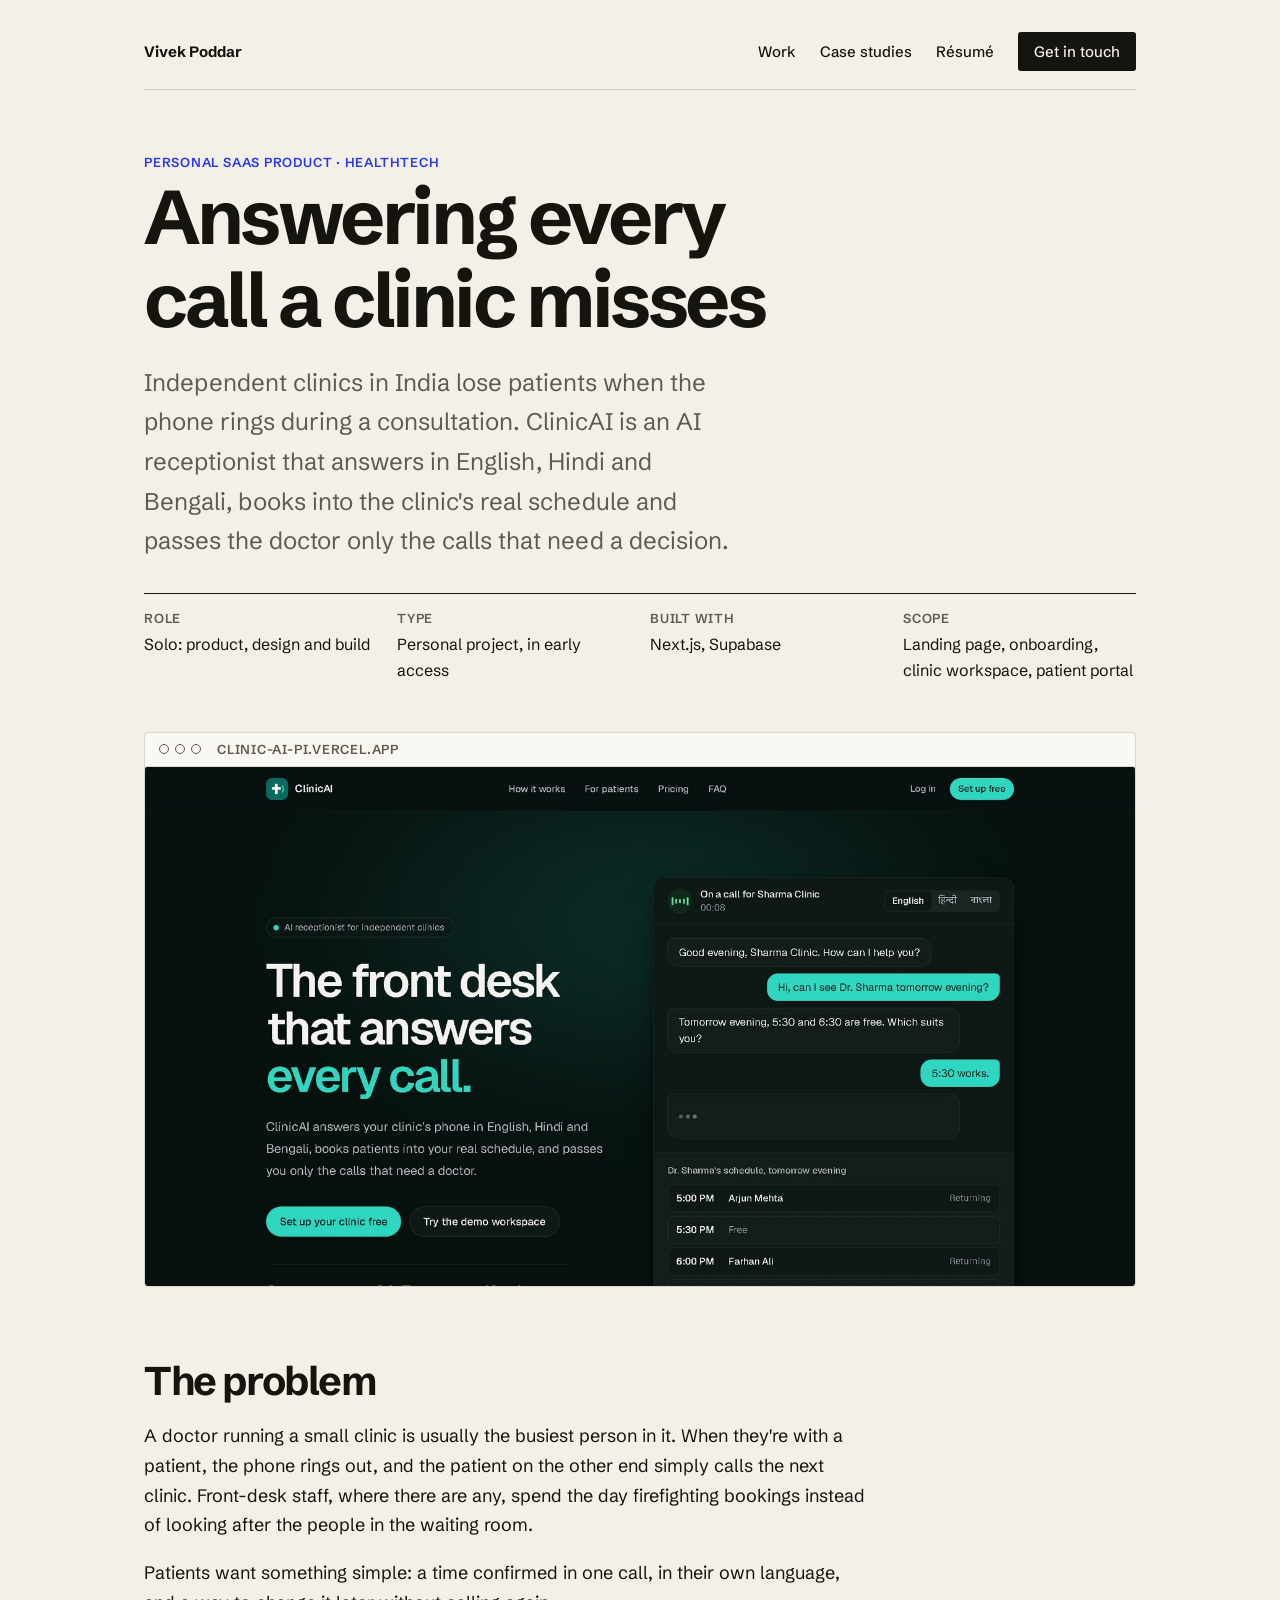
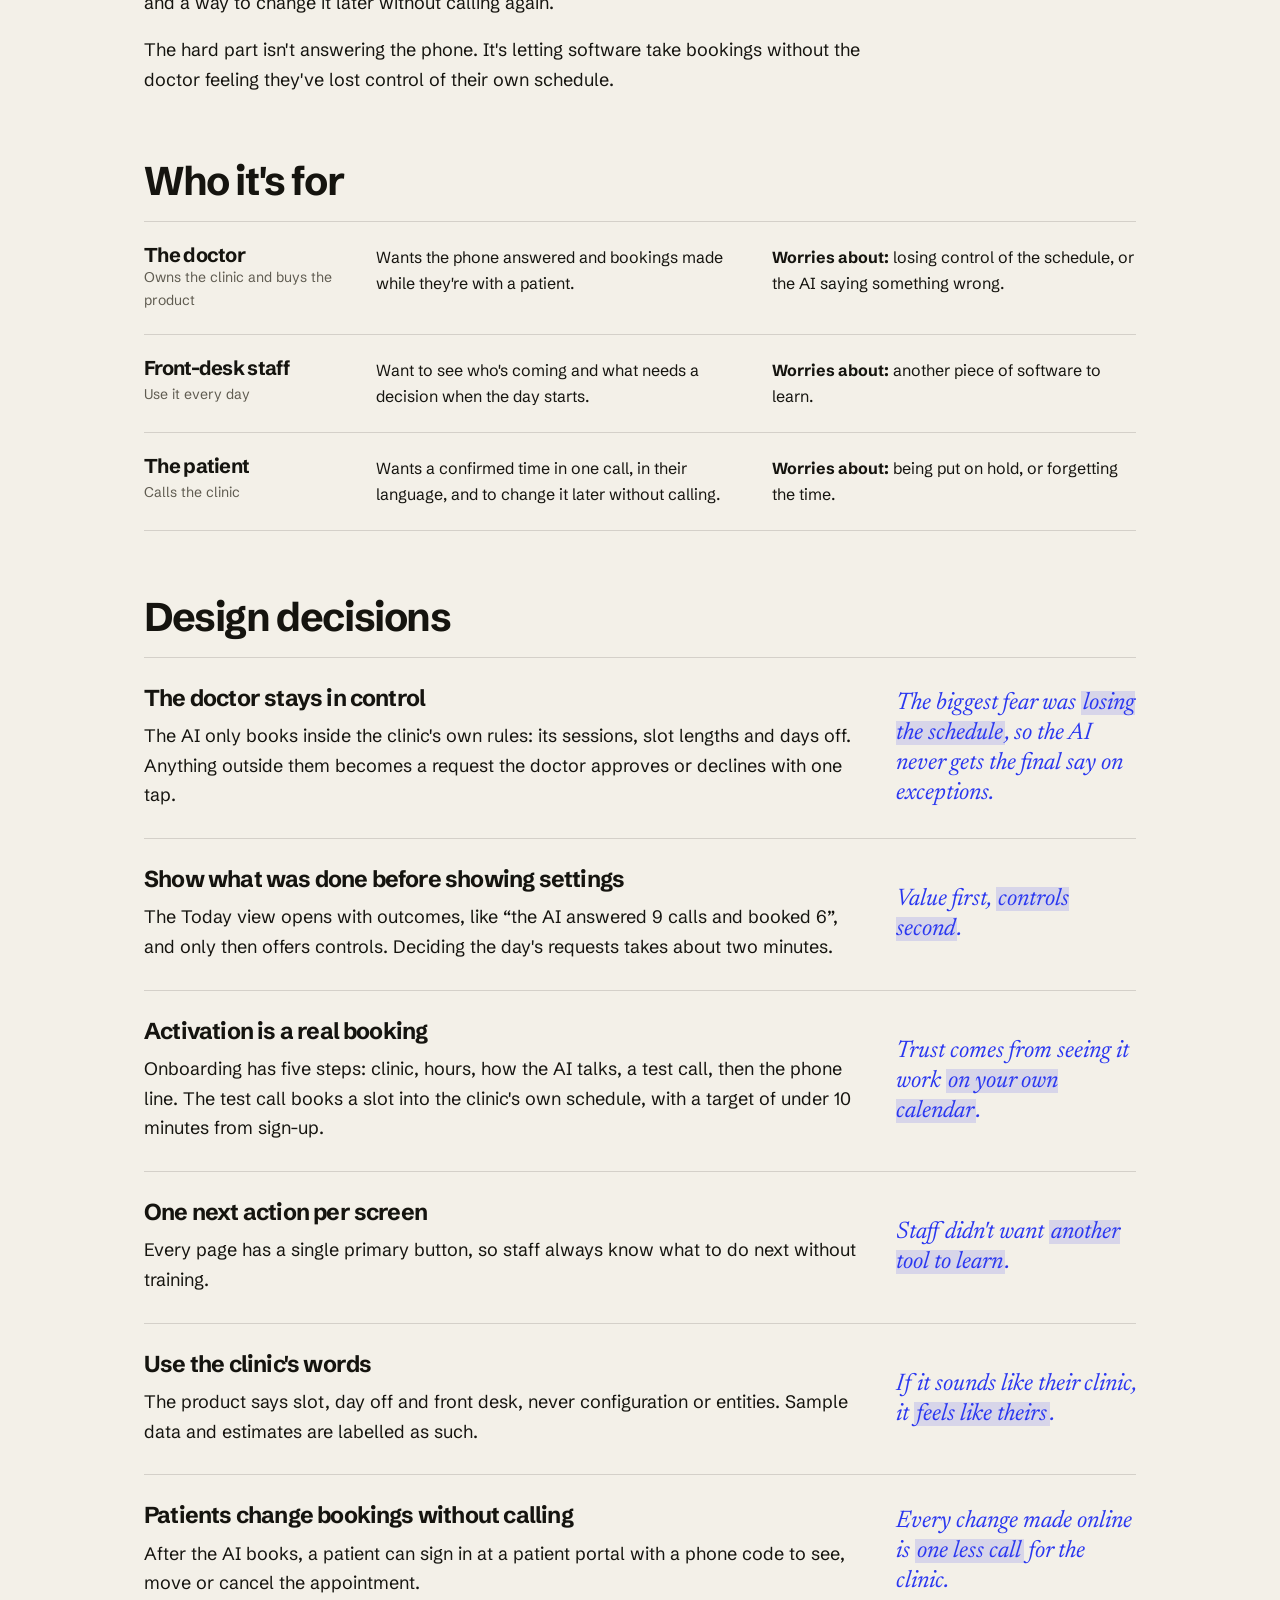
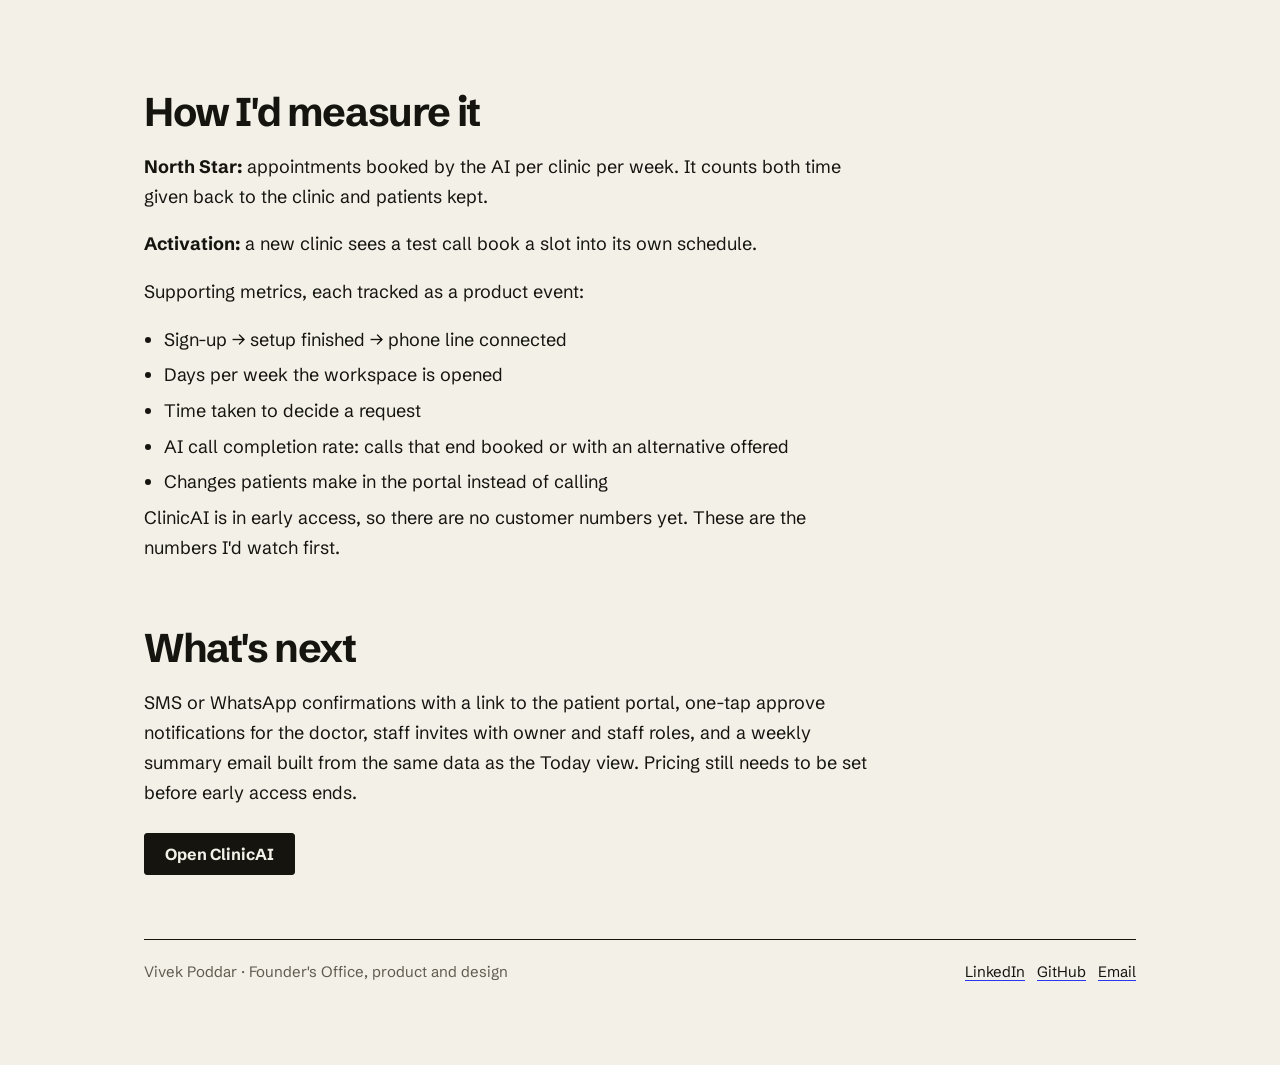
<file: case-studies/clinicai.html>
<!doctype html><html lang="en"><head><meta charset="utf-8">
<meta name="viewport" content="width=device-width,initial-scale=1">
<title>ClinicAI · case study · Vivek Poddar</title><meta name="description" content="Designing an AI receptionist for independent clinics in India: the doctor stays in control, the phone always gets answered.">
<link rel="preconnect" href="https://fonts.googleapis.com"><link rel="preconnect" href="https://fonts.gstatic.com" crossorigin>
<link href="https://fonts.googleapis.com/css2?family=Newsreader:ital,opsz,wght@1,6..72,400;1,6..72,500&family=Schibsted+Grotesk:wght@400;500;600;700;800&display=swap" rel="stylesheet">
<style>
:root{--paper:#FAFAF7;--ink:#1E2A44;--muted:#5B6478;--hl:#FFE066;--note:#B83A1E;--rule:#DADDE4;--card:#FFFFFF}
*{box-sizing:border-box}
html{-webkit-text-size-adjust:100%}
body{margin:0;background:var(--paper);color:var(--ink);font:18px/1.7 "Source Serif 4",Georgia,serif}
a{color:var(--ink);text-decoration-color:var(--note);text-underline-offset:3px}
a:focus-visible{outline:3px solid var(--note);outline-offset:3px}
.wrap{max-width:1040px;margin:0 auto;padding:32px 24px 80px}
.top{display:flex;justify-content:space-between;gap:16px;font:600 15px/1.4 "Bricolage Grotesque",system-ui,sans-serif;margin-bottom:56px}
.top a{text-decoration:none}
h1,h2,h3{font-family:"Bricolage Grotesque",system-ui,sans-serif;line-height:1.1;margin:0}
h1{font-size:clamp(40px,7vw,76px);font-weight:800;letter-spacing:-.02em;max-width:14ch}
.lede{font-size:clamp(20px,2.4vw,24px);color:var(--muted);max-width:40ch;margin:20px 0 32px}
.facts{display:grid;grid-template-columns:repeat(auto-fit,minmax(170px,1fr));gap:20px;border-top:2px solid var(--ink);padding-top:16px;margin-bottom:48px;font-size:16px}
.facts dt{font:700 14px/1.3 "Bricolage Grotesque",sans-serif;color:var(--muted)}
.facts dd{margin:4px 0 0}
.shot{background:var(--card);border:1.5px solid var(--ink);border-radius:10px;overflow:hidden;box-shadow:8px 8px 0 var(--ink);margin:0 0 72px}
.bar{display:flex;align-items:center;gap:6px;padding:10px 14px;border-bottom:1.5px solid var(--ink);font:14px/1 "Bricolage Grotesque",sans-serif;color:var(--muted)}
.bar i{width:10px;height:10px;border-radius:50%;border:1.5px solid var(--ink);display:inline-block}
.bar span{margin-left:10px;overflow:hidden;text-overflow:ellipsis;white-space:nowrap}
.shot img{display:block;width:100%;height:auto;aspect-ratio:1200/630;object-fit:cover;background:#eef0f4}
section{margin-bottom:64px}
h2{font-size:clamp(28px,4vw,40px);font-weight:750;margin-bottom:18px}
.prose{max-width:66ch}
.prose p{margin:0 0 1em}
.dec{display:grid;grid-template-columns:minmax(0,1fr) 240px;gap:40px;padding:28px 0;border-top:1px solid var(--rule)}
.dec h3{font-size:23px;font-weight:700;margin-bottom:10px}
.dec p{margin:0}
.why{font:600 24px/1.25 "Caveat",cursive;color:var(--note);transform:rotate(-2deg);align-self:center;padding-left:18px;border-left:3px solid var(--note)}
.why mark{background:linear-gradient(transparent 55%,var(--hl) 55%);color:inherit}
.ba{display:grid;grid-template-columns:1fr 1fr;gap:20px;max-width:760px}
.ba div{border:1.5px solid var(--ink);border-radius:10px;padding:18px 20px;background:var(--card)}
.ba h3{font-size:18px;margin-bottom:8px}
.ba ul{margin:0;padding-left:18px;font-size:16.5px}
.cta{display:inline-block;margin-top:8px;padding:12px 20px;border:2px solid var(--ink);border-radius:999px;background:var(--hl);font:700 16px/1 "Bricolage Grotesque",sans-serif;text-decoration:none}
.cta:hover{background:var(--ink);color:var(--paper)}
footer{border-top:2px solid var(--ink);padding-top:20px;font-size:15px;color:var(--muted);display:flex;justify-content:space-between;flex-wrap:wrap;gap:12px}
.list{display:grid;gap:28px}
.item{display:grid;grid-template-columns:minmax(0,1.1fr) minmax(0,1fr);gap:28px;align-items:center;text-decoration:none;border:1.5px solid var(--ink);border-radius:12px;background:var(--card);padding:20px;box-shadow:6px 6px 0 var(--ink)}
.item:hover{transform:translate(-2px,-2px);box-shadow:8px 8px 0 var(--ink)}
.item img{width:100%;border-radius:8px;border:1px solid var(--rule);aspect-ratio:1200/630;object-fit:cover;background:#eef0f4}
.item h2{font-size:30px;margin-bottom:8px}
.item p{margin:0;color:var(--muted);font-size:17px}
@media (max-width:760px){
 body{font-size:17px}
 .dec{grid-template-columns:1fr;gap:14px}
 .why{transform:none}
 .ba{grid-template-columns:1fr}
 .item{grid-template-columns:1fr}
 .shot{box-shadow:5px 5px 0 var(--ink)}
}
@media (prefers-reduced-motion:reduce){*{transition:none!important}}
</style>
<style>
.who div{display:grid;grid-template-columns:200px minmax(0,1fr) minmax(0,1fr);column-gap:32px;padding:22px 0;border-top:1px solid var(--rule)}
.who div:last-child{border-bottom:1px solid var(--rule)}
.who h3{font-size:20px;grid-column:1}
.who small{grid-column:1;grid-row:2;font-size:14px;color:var(--muted)}
.who p{margin:0;font-size:16px;grid-row:1/3}
.who p:nth-of-type(1){grid-column:2}.who p:nth-of-type(2){grid-column:3}
.metrics{margin:0;padding-left:20px}
.metrics li{margin-bottom:6px}
@media (max-width:760px){.who div{grid-template-columns:1fr;row-gap:6px}.who h3,.who small,.who p:nth-of-type(n){grid-column:1;grid-row:auto}}
</style>
<link rel="stylesheet" href="../assets/case-study.css?v=20261011m"></head><body><div class="wrap">
<nav class="top" aria-label="Site"><a class="brand" href="../">Vivek Poddar</a><span class="links"><a href="../#work">Work</a><a class="hide-sm" href="./">Case studies</a><a class="hide-sm" href="../assets/Vivek_Poddar_Resume.pdf" target="_blank" rel="noopener">Résumé</a><a class="pill" href="../#contact">Get in touch</a></span></nav>
<header><span class="tag">Personal SaaS product · healthtech</span><h1>Answering every call a clinic misses</h1><p class="lede">Independent clinics in India lose patients when the phone rings during a consultation. ClinicAI is an AI receptionist that answers in English, Hindi and Bengali, books into the clinic's real schedule and passes the doctor only the calls that need a decision.</p><dl class="facts"><div><dt>Role</dt><dd>Solo: product, design and build</dd></div><div><dt>Type</dt><dd>Personal project, in early access</dd></div><div><dt>Built with</dt><dd>Next.js, Supabase</dd></div><div><dt>Scope</dt><dd>Landing page, onboarding, clinic workspace, patient portal</dd></div></dl></header>
<figure class="shot"><div class="bar"><i></i><i></i><i></i><span>clinic-ai-pi.vercel.app</span></div><img src="../assets/work/clinic-desktop.jpg" alt="ClinicAI landing page" loading="lazy" style="object-position:top"></figure>

<section><h2>The problem</h2><div class="prose"><p>A doctor running a small clinic is usually the busiest person in it. When they're with a patient, the phone rings out, and the patient on the other end simply calls the next clinic. Front-desk staff, where there are any, spend the day firefighting bookings instead of looking after the people in the waiting room.</p><p>Patients want something simple: a time confirmed in one call, in their own language, and a way to change it later without calling again.</p><p>The hard part isn't answering the phone. It's letting software take bookings without the doctor feeling they've lost control of their own schedule.</p></div></section>

<section><h2>Who it's for</h2><div class="who">
<div><h3>The doctor</h3><small>Owns the clinic and buys the product</small><p>Wants the phone answered and bookings made while they're with a patient.</p><p><b>Worries about:</b> losing control of the schedule, or the AI saying something wrong.</p></div>
<div><h3>Front-desk staff</h3><small>Use it every day</small><p>Want to see who's coming and what needs a decision when the day starts.</p><p><b>Worries about:</b> another piece of software to learn.</p></div>
<div><h3>The patient</h3><small>Calls the clinic</small><p>Wants a confirmed time in one call, in their language, and to change it later without calling.</p><p><b>Worries about:</b> being put on hold, or forgetting the time.</p></div>
</div></section>

<section><h2>Design decisions</h2>
<div class="dec"><div><h3>The doctor stays in control</h3><p>The AI only books inside the clinic's own rules: its sessions, slot lengths and days off. Anything outside them becomes a request the doctor approves or declines with one tap.</p></div><p class="why">The biggest fear was <mark>losing the schedule</mark>, so the AI never gets the final say on exceptions.</p></div>
<div class="dec"><div><h3>Show what was done before showing settings</h3><p>The Today view opens with outcomes, like “the AI answered 9 calls and booked 6”, and only then offers controls. Deciding the day's requests takes about two minutes.</p></div><p class="why">Value first, <mark>controls second</mark>.</p></div>
<div class="dec"><div><h3>Activation is a real booking</h3><p>Onboarding has five steps: clinic, hours, how the AI talks, a test call, then the phone line. The test call books a slot into the clinic's own schedule, with a target of under 10 minutes from sign-up.</p></div><p class="why">Trust comes from seeing it work <mark>on your own calendar</mark>.</p></div>
<div class="dec"><div><h3>One next action per screen</h3><p>Every page has a single primary button, so staff always know what to do next without training.</p></div><p class="why">Staff didn't want <mark>another tool to learn</mark>.</p></div>
<div class="dec"><div><h3>Use the clinic's words</h3><p>The product says slot, day off and front desk, never configuration or entities. Sample data and estimates are labelled as such.</p></div><p class="why">If it sounds like their clinic, it <mark>feels like theirs</mark>.</p></div>
<div class="dec"><div><h3>Patients change bookings without calling</h3><p>After the AI books, a patient can sign in at a patient portal with a phone code to see, move or cancel the appointment.</p></div><p class="why">Every change made online is <mark>one less call</mark> for the clinic.</p></div>
</section>

<section><h2>How I'd measure it</h2><div class="prose"><p><b>North Star:</b> appointments booked by the AI per clinic per week. It counts both time given back to the clinic and patients kept.</p><p><b>Activation:</b> a new clinic sees a test call book a slot into its own schedule.</p><p>Supporting metrics, each tracked as a product event:</p><ul class="metrics"><li>Sign-up → setup finished → phone line connected</li><li>Days per week the workspace is opened</li><li>Time taken to decide a request</li><li>AI call completion rate: calls that end booked or with an alternative offered</li><li>Changes patients make in the portal instead of calling</li></ul><p>ClinicAI is in early access, so there are no customer numbers yet. These are the numbers I'd watch first.</p></div></section>

<section><h2>What's next</h2><div class="prose"><p>SMS or WhatsApp confirmations with a link to the patient portal, one-tap approve notifications for the doctor, staff invites with owner and staff roles, and a weekly summary email built from the same data as the Today view. Pricing still needs to be set before early access ends.</p></div><a class="cta" href="https://clinic-ai-pi.vercel.app/">Open ClinicAI</a></section>
<footer><span>Vivek Poddar · Founder's Office, product and design</span>
<span><a href="https://www.linkedin.com/in/vivekpoddar-work">LinkedIn</a> &nbsp; <a href="https://github.com/PoddarVivek">GitHub</a> &nbsp; <a href="mailto:vivekpoddar.work@gmail.com">Email</a></span></footer>
</div></body></html>
</file>
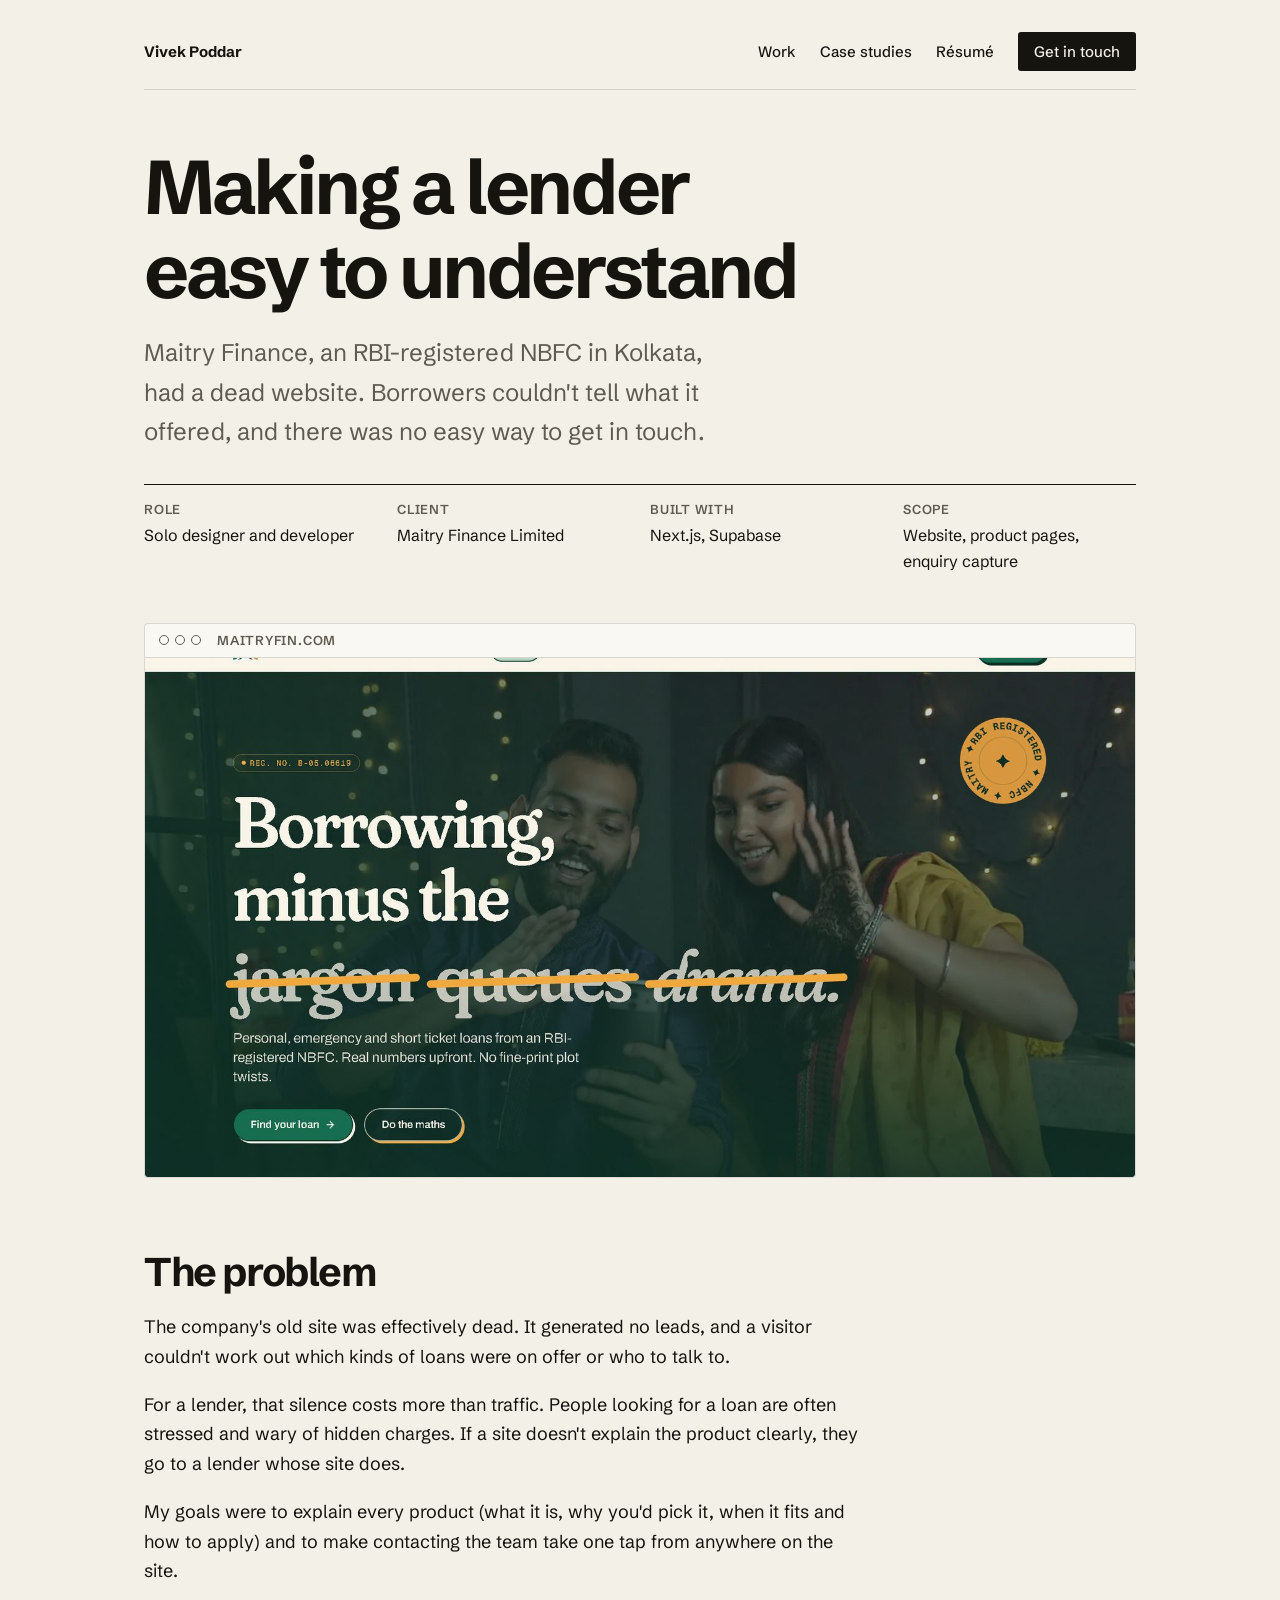
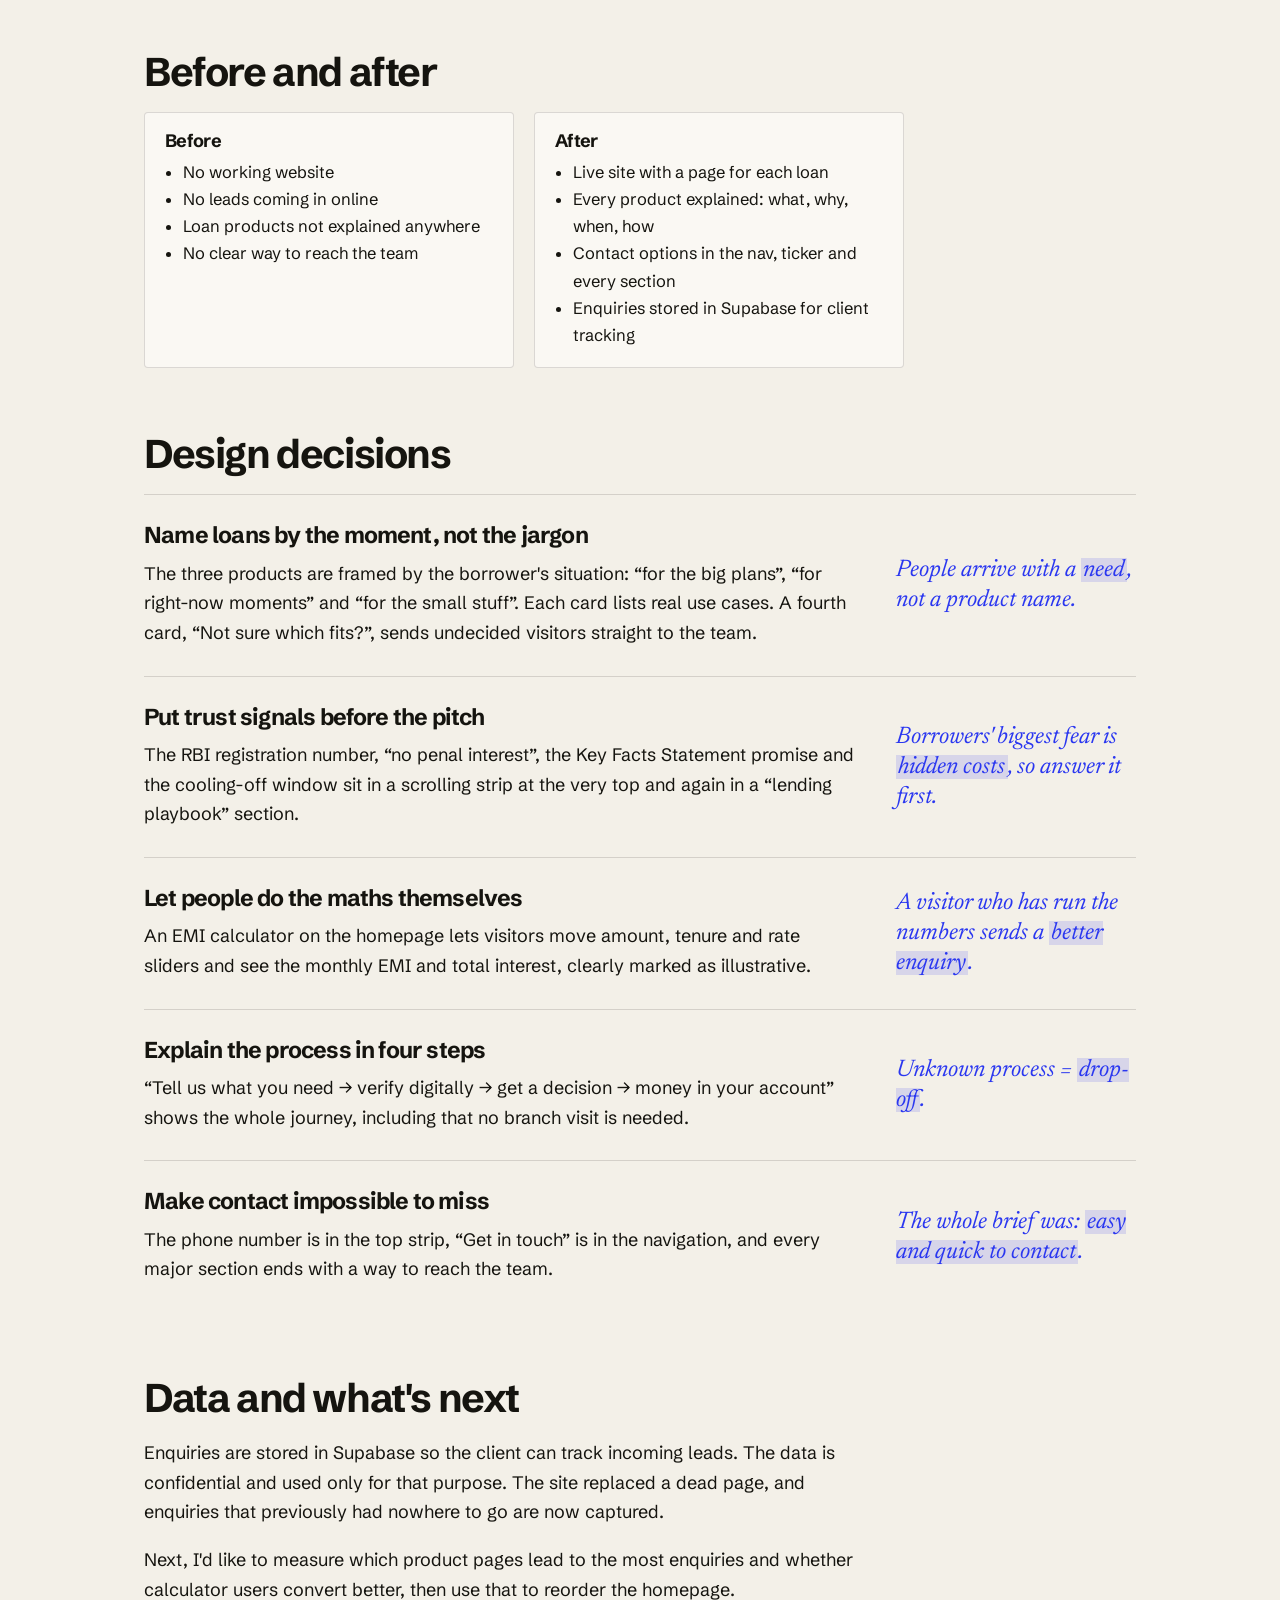
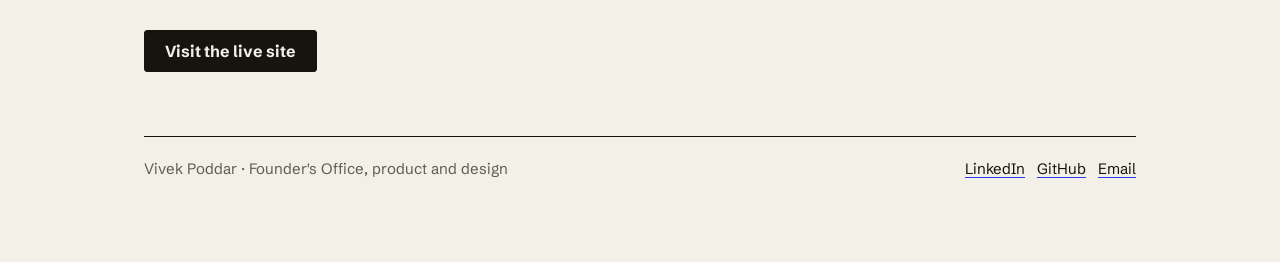
<file: case-studies/maitry-finance.html>
<!doctype html><html lang="en"><head><meta charset="utf-8">
<meta name="viewport" content="width=device-width,initial-scale=1">
<title>Maitry Finance · case study · Vivek Poddar</title><meta name="description" content="Rebuilding a dead website for an RBI-registered NBFC so borrowers can understand each loan and reach the team quickly.">
<link rel="preconnect" href="https://fonts.googleapis.com"><link rel="preconnect" href="https://fonts.gstatic.com" crossorigin>
<link href="https://fonts.googleapis.com/css2?family=Newsreader:ital,opsz,wght@1,6..72,400;1,6..72,500&family=Schibsted+Grotesk:wght@400;500;600;700;800&display=swap" rel="stylesheet">
<style>
:root{--paper:#FAFAF7;--ink:#1E2A44;--muted:#5B6478;--hl:#FFE066;--note:#B83A1E;--rule:#DADDE4;--card:#FFFFFF}
*{box-sizing:border-box}
html{-webkit-text-size-adjust:100%}
body{margin:0;background:var(--paper);color:var(--ink);font:18px/1.7 "Source Serif 4",Georgia,serif}
a{color:var(--ink);text-decoration-color:var(--note);text-underline-offset:3px}
a:focus-visible{outline:3px solid var(--note);outline-offset:3px}
.wrap{max-width:1040px;margin:0 auto;padding:32px 24px 80px}
.top{display:flex;justify-content:space-between;gap:16px;font:600 15px/1.4 "Bricolage Grotesque",system-ui,sans-serif;margin-bottom:56px}
.top a{text-decoration:none}
h1,h2,h3{font-family:"Bricolage Grotesque",system-ui,sans-serif;line-height:1.1;margin:0}
h1{font-size:clamp(40px,7vw,76px);font-weight:800;letter-spacing:-.02em;max-width:14ch}
.lede{font-size:clamp(20px,2.4vw,24px);color:var(--muted);max-width:40ch;margin:20px 0 32px}
.facts{display:grid;grid-template-columns:repeat(auto-fit,minmax(170px,1fr));gap:20px;border-top:2px solid var(--ink);padding-top:16px;margin-bottom:48px;font-size:16px}
.facts dt{font:700 14px/1.3 "Bricolage Grotesque",sans-serif;color:var(--muted)}
.facts dd{margin:4px 0 0}
.shot{background:var(--card);border:1.5px solid var(--ink);border-radius:10px;overflow:hidden;box-shadow:8px 8px 0 var(--ink);margin:0 0 72px}
.bar{display:flex;align-items:center;gap:6px;padding:10px 14px;border-bottom:1.5px solid var(--ink);font:14px/1 "Bricolage Grotesque",sans-serif;color:var(--muted)}
.bar i{width:10px;height:10px;border-radius:50%;border:1.5px solid var(--ink);display:inline-block}
.bar span{margin-left:10px;overflow:hidden;text-overflow:ellipsis;white-space:nowrap}
.shot img{display:block;width:100%;height:auto;aspect-ratio:1200/630;object-fit:cover;background:#eef0f4}
section{margin-bottom:64px}
h2{font-size:clamp(28px,4vw,40px);font-weight:750;margin-bottom:18px}
.prose{max-width:66ch}
.prose p{margin:0 0 1em}
.dec{display:grid;grid-template-columns:minmax(0,1fr) 240px;gap:40px;padding:28px 0;border-top:1px solid var(--rule)}
.dec h3{font-size:23px;font-weight:700;margin-bottom:10px}
.dec p{margin:0}
.why{font:600 24px/1.25 "Caveat",cursive;color:var(--note);transform:rotate(-2deg);align-self:center;padding-left:18px;border-left:3px solid var(--note)}
.why mark{background:linear-gradient(transparent 55%,var(--hl) 55%);color:inherit}
.ba{display:grid;grid-template-columns:1fr 1fr;gap:20px;max-width:760px}
.ba div{border:1.5px solid var(--ink);border-radius:10px;padding:18px 20px;background:var(--card)}
.ba h3{font-size:18px;margin-bottom:8px}
.ba ul{margin:0;padding-left:18px;font-size:16.5px}
.cta{display:inline-block;margin-top:8px;padding:12px 20px;border:2px solid var(--ink);border-radius:999px;background:var(--hl);font:700 16px/1 "Bricolage Grotesque",sans-serif;text-decoration:none}
.cta:hover{background:var(--ink);color:var(--paper)}
footer{border-top:2px solid var(--ink);padding-top:20px;font-size:15px;color:var(--muted);display:flex;justify-content:space-between;flex-wrap:wrap;gap:12px}
.list{display:grid;gap:28px}
.item{display:grid;grid-template-columns:minmax(0,1.1fr) minmax(0,1fr);gap:28px;align-items:center;text-decoration:none;border:1.5px solid var(--ink);border-radius:12px;background:var(--card);padding:20px;box-shadow:6px 6px 0 var(--ink)}
.item:hover{transform:translate(-2px,-2px);box-shadow:8px 8px 0 var(--ink)}
.item img{width:100%;border-radius:8px;border:1px solid var(--rule);aspect-ratio:1200/630;object-fit:cover;background:#eef0f4}
.item h2{font-size:30px;margin-bottom:8px}
.item p{margin:0;color:var(--muted);font-size:17px}
@media (max-width:760px){
 body{font-size:17px}
 .dec{grid-template-columns:1fr;gap:14px}
 .why{transform:none}
 .ba{grid-template-columns:1fr}
 .item{grid-template-columns:1fr}
 .shot{box-shadow:5px 5px 0 var(--ink)}
}
@media (prefers-reduced-motion:reduce){*{transition:none!important}}
</style>
<link rel="stylesheet" href="../assets/case-study.css?v=20261011m"></head><body><div class="wrap">
<nav class="top" aria-label="Site"><a class="brand" href="../">Vivek Poddar</a><span class="links"><a href="../#work">Work</a><a class="hide-sm" href="./">Case studies</a><a class="hide-sm" href="../assets/Vivek_Poddar_Resume.pdf" target="_blank" rel="noopener">Résumé</a><a class="pill" href="../#contact">Get in touch</a></span></nav>
<header><h1>Making a lender easy to understand</h1><p class="lede">Maitry Finance, an RBI-registered NBFC in Kolkata, had a dead website. Borrowers couldn't tell what it offered, and there was no easy way to get in touch.</p><dl class="facts"><div><dt>Role</dt><dd>Solo designer and developer</dd></div><div><dt>Client</dt><dd>Maitry Finance Limited</dd></div><div><dt>Built with</dt><dd>Next.js, Supabase</dd></div><div><dt>Scope</dt><dd>Website, product pages, enquiry capture</dd></div></dl></header><figure class="shot"><div class="bar"><i></i><i></i><i></i><span>maitryfin.com</span></div><img src="../assets/work/maitry-desktop.jpg" alt="Maitry Finance homepage preview" loading="lazy" onerror="this.closest('figure').style.display='none'"></figure><section><h2>The problem</h2><div class="prose"><p>The company's old site was effectively dead. It generated no leads, and a visitor couldn't work out which kinds of loans were on offer or who to talk to.</p><p>For a lender, that silence costs more than traffic. People looking for a loan are often stressed and wary of hidden charges. If a site doesn't explain the product clearly, they go to a lender whose site does.</p><p>My goals were to explain every product (what it is, why you'd pick it, when it fits and how to apply) and to make contacting the team take one tap from anywhere on the site.</p></div></section><section><h2>Before and after</h2><div class="ba"><div><h3>Before</h3><ul><li>No working website</li><li>No leads coming in online</li><li>Loan products not explained anywhere</li><li>No clear way to reach the team</li></ul></div><div><h3>After</h3><ul><li>Live site with a page for each loan</li><li>Every product explained: what, why, when, how</li><li>Contact options in the nav, ticker and every section</li><li>Enquiries stored in Supabase for client tracking</li></ul></div></div></section><section><h2>Design decisions</h2><div class="dec"><div><h3>Name loans by the moment, not the jargon</h3><p>The three products are framed by the borrower's situation: “for the big plans”, “for right-now moments” and “for the small stuff”. Each card lists real use cases. A fourth card, “Not sure which fits?”, sends undecided visitors straight to the team.</p></div><p class="why">People arrive with a <mark>need</mark>, not a product name.</p></div><div class="dec"><div><h3>Put trust signals before the pitch</h3><p>The RBI registration number, “no penal interest”, the Key Facts Statement promise and the cooling-off window sit in a scrolling strip at the very top and again in a “lending playbook” section.</p></div><p class="why">Borrowers' biggest fear is <mark>hidden costs</mark>, so answer it first.</p></div><div class="dec"><div><h3>Let people do the maths themselves</h3><p>An EMI calculator on the homepage lets visitors move amount, tenure and rate sliders and see the monthly EMI and total interest, clearly marked as illustrative.</p></div><p class="why">A visitor who has run the numbers sends a <mark>better enquiry</mark>.</p></div><div class="dec"><div><h3>Explain the process in four steps</h3><p>“Tell us what you need → verify digitally → get a decision → money in your account” shows the whole journey, including that no branch visit is needed.</p></div><p class="why">Unknown process = <mark>drop-off</mark>.</p></div><div class="dec"><div><h3>Make contact impossible to miss</h3><p>The phone number is in the top strip, “Get in touch” is in the navigation, and every major section ends with a way to reach the team.</p></div><p class="why">The whole brief was: <mark>easy and quick to contact</mark>.</p></div></section><section><h2>Data and what's next</h2><div class="prose"><p>Enquiries are stored in Supabase so the client can track incoming leads. The data is confidential and used only for that purpose. The site replaced a dead page, and enquiries that previously had nowhere to go are now captured.</p><p>Next, I'd like to measure which product pages lead to the most enquiries and whether calculator users convert better, then use that to reorder the homepage.</p></div><a class="cta" href="https://maitryfin.com">Visit the live site</a></section><footer><span>Vivek Poddar · Founder's Office, product and design</span>
<span><a href="https://www.linkedin.com/in/vivekpoddar-work">LinkedIn</a> &nbsp; <a href="https://github.com/PoddarVivek">GitHub</a> &nbsp; <a href="mailto:vivekpoddar.work@gmail.com">Email</a></span></footer>
</div></body></html>
</file>
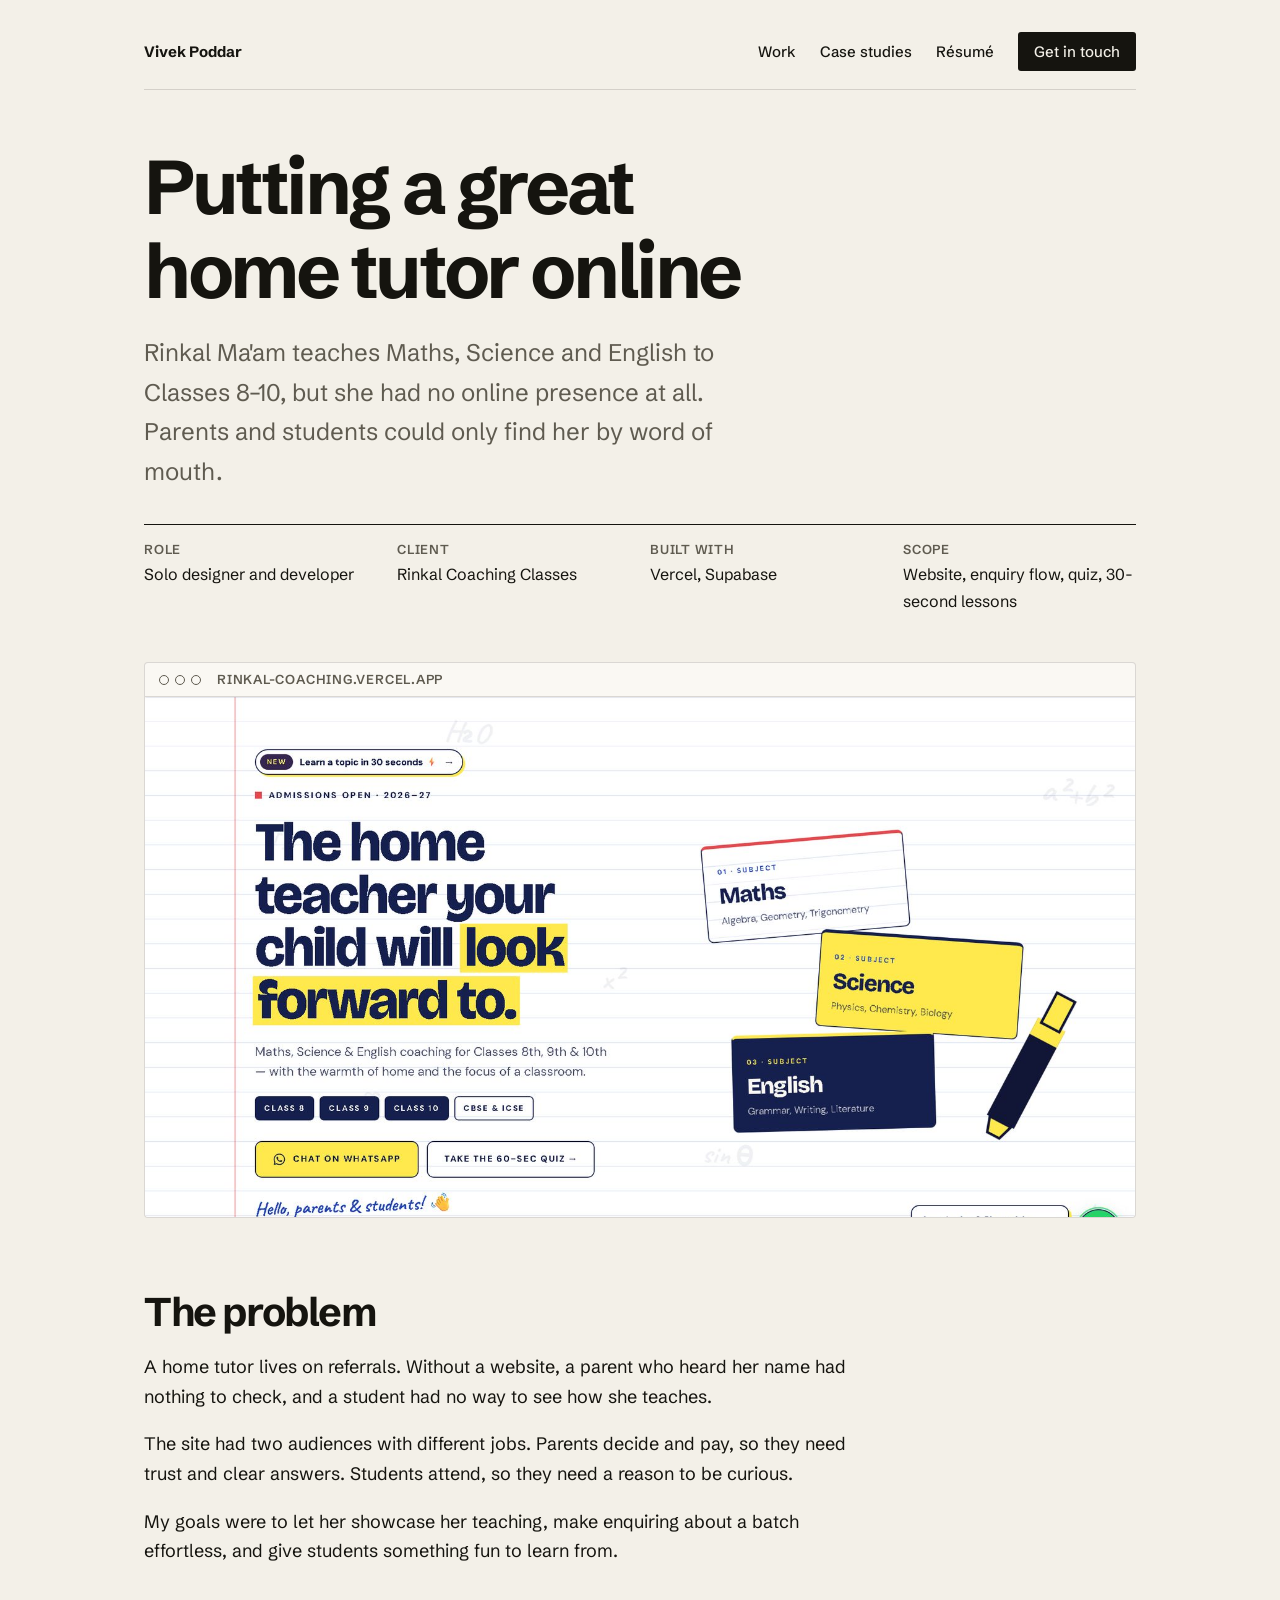
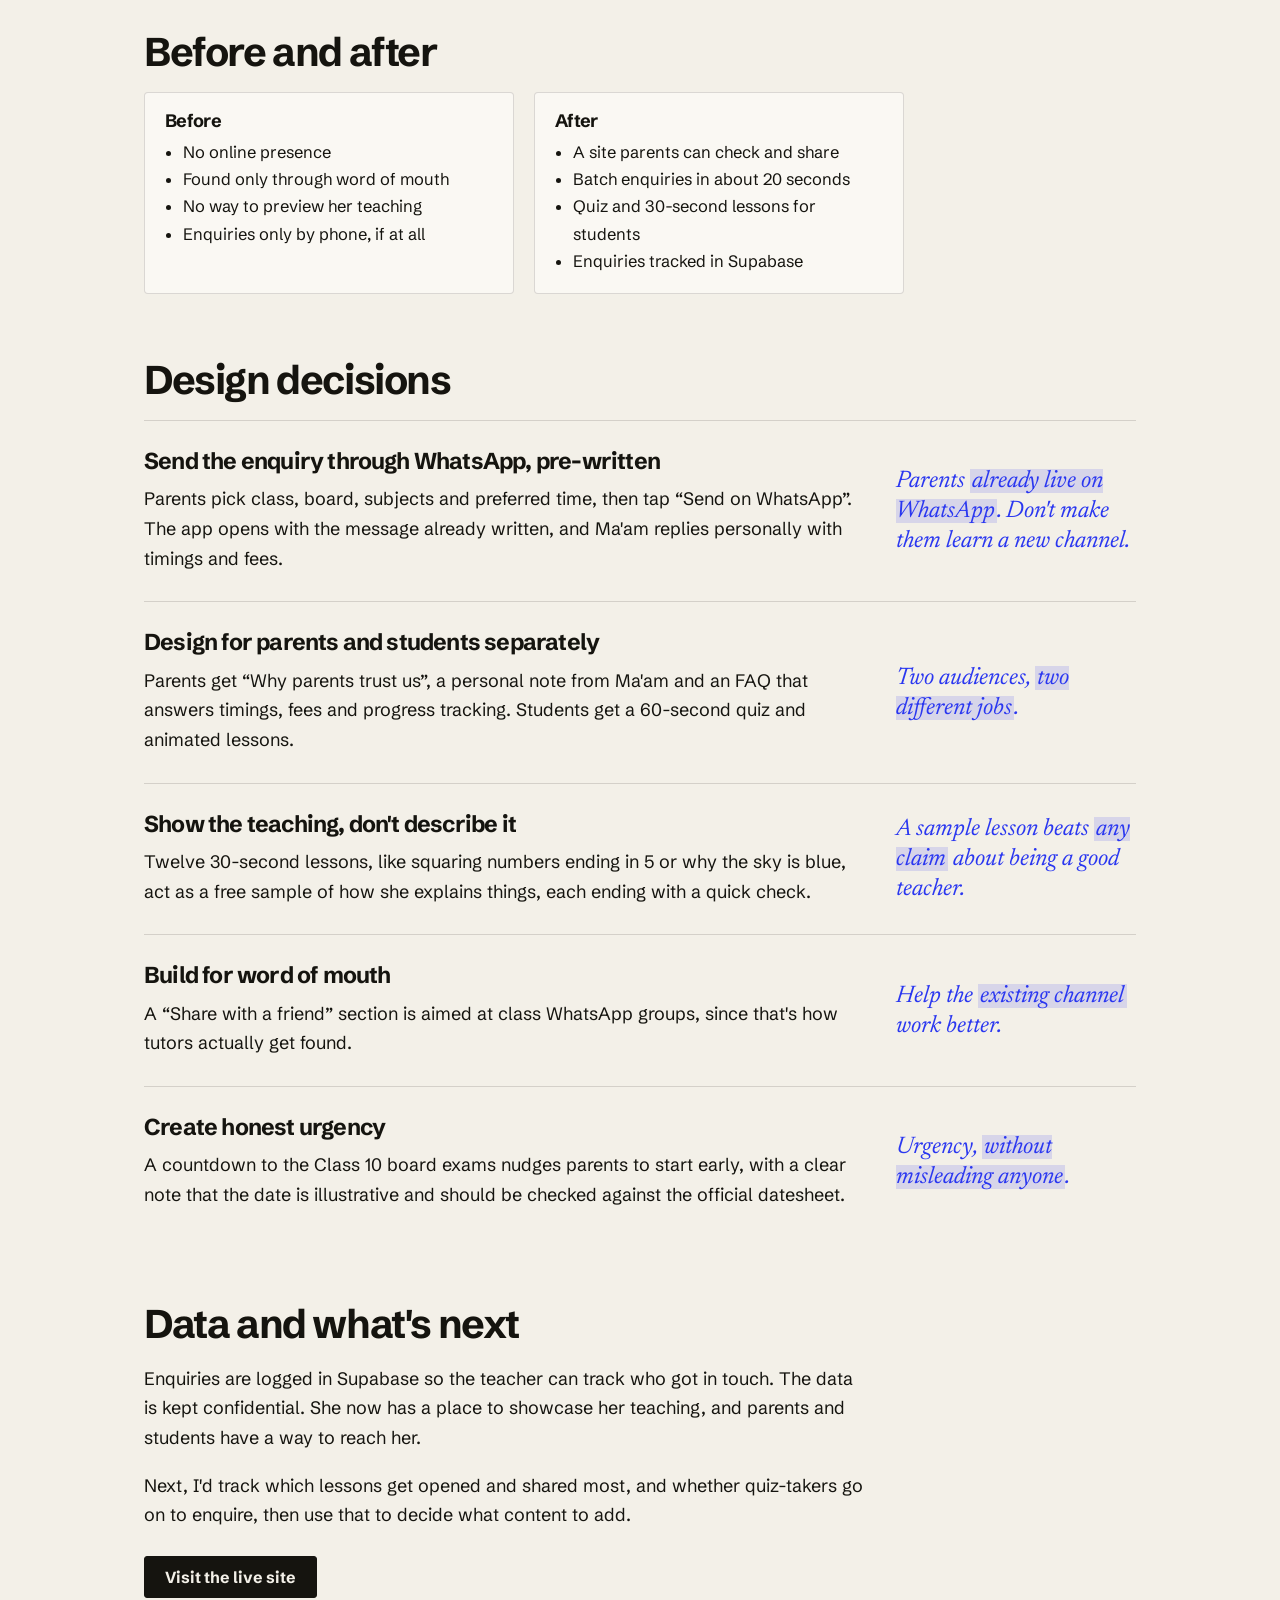
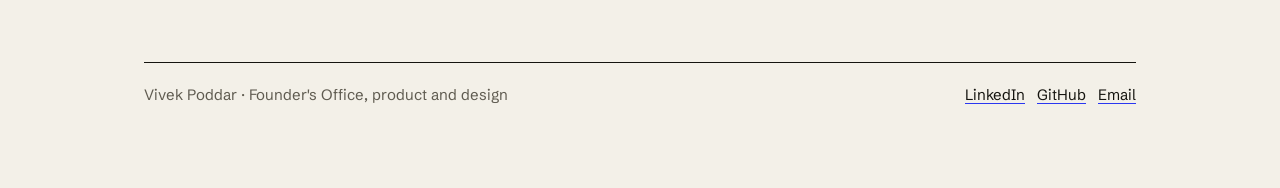
<file: case-studies/rinkal-coaching.html>
<!doctype html><html lang="en"><head><meta charset="utf-8">
<meta name="viewport" content="width=device-width,initial-scale=1">
<title>Rinkal Coaching Classes · case study · Vivek Poddar</title><meta name="description" content="Giving a home tutor with no online presence a website that parents trust and students enjoy.">
<link rel="preconnect" href="https://fonts.googleapis.com"><link rel="preconnect" href="https://fonts.gstatic.com" crossorigin>
<link href="https://fonts.googleapis.com/css2?family=Newsreader:ital,opsz,wght@1,6..72,400;1,6..72,500&family=Schibsted+Grotesk:wght@400;500;600;700;800&display=swap" rel="stylesheet">
<style>
:root{--paper:#FAFAF7;--ink:#1E2A44;--muted:#5B6478;--hl:#FFE066;--note:#B83A1E;--rule:#DADDE4;--card:#FFFFFF}
*{box-sizing:border-box}
html{-webkit-text-size-adjust:100%}
body{margin:0;background:var(--paper);color:var(--ink);font:18px/1.7 "Source Serif 4",Georgia,serif}
a{color:var(--ink);text-decoration-color:var(--note);text-underline-offset:3px}
a:focus-visible{outline:3px solid var(--note);outline-offset:3px}
.wrap{max-width:1040px;margin:0 auto;padding:32px 24px 80px}
.top{display:flex;justify-content:space-between;gap:16px;font:600 15px/1.4 "Bricolage Grotesque",system-ui,sans-serif;margin-bottom:56px}
.top a{text-decoration:none}
h1,h2,h3{font-family:"Bricolage Grotesque",system-ui,sans-serif;line-height:1.1;margin:0}
h1{font-size:clamp(40px,7vw,76px);font-weight:800;letter-spacing:-.02em;max-width:14ch}
.lede{font-size:clamp(20px,2.4vw,24px);color:var(--muted);max-width:40ch;margin:20px 0 32px}
.facts{display:grid;grid-template-columns:repeat(auto-fit,minmax(170px,1fr));gap:20px;border-top:2px solid var(--ink);padding-top:16px;margin-bottom:48px;font-size:16px}
.facts dt{font:700 14px/1.3 "Bricolage Grotesque",sans-serif;color:var(--muted)}
.facts dd{margin:4px 0 0}
.shot{background:var(--card);border:1.5px solid var(--ink);border-radius:10px;overflow:hidden;box-shadow:8px 8px 0 var(--ink);margin:0 0 72px}
.bar{display:flex;align-items:center;gap:6px;padding:10px 14px;border-bottom:1.5px solid var(--ink);font:14px/1 "Bricolage Grotesque",sans-serif;color:var(--muted)}
.bar i{width:10px;height:10px;border-radius:50%;border:1.5px solid var(--ink);display:inline-block}
.bar span{margin-left:10px;overflow:hidden;text-overflow:ellipsis;white-space:nowrap}
.shot img{display:block;width:100%;height:auto;aspect-ratio:1200/630;object-fit:cover;background:#eef0f4}
section{margin-bottom:64px}
h2{font-size:clamp(28px,4vw,40px);font-weight:750;margin-bottom:18px}
.prose{max-width:66ch}
.prose p{margin:0 0 1em}
.dec{display:grid;grid-template-columns:minmax(0,1fr) 240px;gap:40px;padding:28px 0;border-top:1px solid var(--rule)}
.dec h3{font-size:23px;font-weight:700;margin-bottom:10px}
.dec p{margin:0}
.why{font:600 24px/1.25 "Caveat",cursive;color:var(--note);transform:rotate(-2deg);align-self:center;padding-left:18px;border-left:3px solid var(--note)}
.why mark{background:linear-gradient(transparent 55%,var(--hl) 55%);color:inherit}
.ba{display:grid;grid-template-columns:1fr 1fr;gap:20px;max-width:760px}
.ba div{border:1.5px solid var(--ink);border-radius:10px;padding:18px 20px;background:var(--card)}
.ba h3{font-size:18px;margin-bottom:8px}
.ba ul{margin:0;padding-left:18px;font-size:16.5px}
.cta{display:inline-block;margin-top:8px;padding:12px 20px;border:2px solid var(--ink);border-radius:999px;background:var(--hl);font:700 16px/1 "Bricolage Grotesque",sans-serif;text-decoration:none}
.cta:hover{background:var(--ink);color:var(--paper)}
footer{border-top:2px solid var(--ink);padding-top:20px;font-size:15px;color:var(--muted);display:flex;justify-content:space-between;flex-wrap:wrap;gap:12px}
.list{display:grid;gap:28px}
.item{display:grid;grid-template-columns:minmax(0,1.1fr) minmax(0,1fr);gap:28px;align-items:center;text-decoration:none;border:1.5px solid var(--ink);border-radius:12px;background:var(--card);padding:20px;box-shadow:6px 6px 0 var(--ink)}
.item:hover{transform:translate(-2px,-2px);box-shadow:8px 8px 0 var(--ink)}
.item img{width:100%;border-radius:8px;border:1px solid var(--rule);aspect-ratio:1200/630;object-fit:cover;background:#eef0f4}
.item h2{font-size:30px;margin-bottom:8px}
.item p{margin:0;color:var(--muted);font-size:17px}
@media (max-width:760px){
 body{font-size:17px}
 .dec{grid-template-columns:1fr;gap:14px}
 .why{transform:none}
 .ba{grid-template-columns:1fr}
 .item{grid-template-columns:1fr}
 .shot{box-shadow:5px 5px 0 var(--ink)}
}
@media (prefers-reduced-motion:reduce){*{transition:none!important}}
</style>
<link rel="stylesheet" href="../assets/case-study.css?v=20261011m"></head><body><div class="wrap">
<nav class="top" aria-label="Site"><a class="brand" href="../">Vivek Poddar</a><span class="links"><a href="../#work">Work</a><a class="hide-sm" href="./">Case studies</a><a class="hide-sm" href="../assets/Vivek_Poddar_Resume.pdf" target="_blank" rel="noopener">Résumé</a><a class="pill" href="../#contact">Get in touch</a></span></nav>
<header><h1>Putting a great home tutor online</h1><p class="lede">Rinkal Ma'am teaches Maths, Science and English to Classes 8–10, but she had no online presence at all. Parents and students could only find her by word of mouth.</p><dl class="facts"><div><dt>Role</dt><dd>Solo designer and developer</dd></div><div><dt>Client</dt><dd>Rinkal Coaching Classes</dd></div><div><dt>Built with</dt><dd>Vercel, Supabase</dd></div><div><dt>Scope</dt><dd>Website, enquiry flow, quiz, 30-second lessons</dd></div></dl></header><figure class="shot"><div class="bar"><i></i><i></i><i></i><span>rinkal-coaching.vercel.app</span></div><img src="../assets/work/rinkal-desktop.jpg" alt="Rinkal Coaching Classes homepage preview" loading="lazy" onerror="this.closest('figure').style.display='none'"></figure><section><h2>The problem</h2><div class="prose"><p>A home tutor lives on referrals. Without a website, a parent who heard her name had nothing to check, and a student had no way to see how she teaches.</p><p>The site had two audiences with different jobs. Parents decide and pay, so they need trust and clear answers. Students attend, so they need a reason to be curious.</p><p>My goals were to let her showcase her teaching, make enquiring about a batch effortless, and give students something fun to learn from.</p></div></section><section><h2>Before and after</h2><div class="ba"><div><h3>Before</h3><ul><li>No online presence</li><li>Found only through word of mouth</li><li>No way to preview her teaching</li><li>Enquiries only by phone, if at all</li></ul></div><div><h3>After</h3><ul><li>A site parents can check and share</li><li>Batch enquiries in about 20 seconds</li><li>Quiz and 30-second lessons for students</li><li>Enquiries tracked in Supabase</li></ul></div></div></section><section><h2>Design decisions</h2><div class="dec"><div><h3>Send the enquiry through WhatsApp, pre-written</h3><p>Parents pick class, board, subjects and preferred time, then tap “Send on WhatsApp”. The app opens with the message already written, and Ma'am replies personally with timings and fees.</p></div><p class="why">Parents <mark>already live on WhatsApp</mark>. Don't make them learn a new channel.</p></div><div class="dec"><div><h3>Design for parents and students separately</h3><p>Parents get “Why parents trust us”, a personal note from Ma'am and an FAQ that answers timings, fees and progress tracking. Students get a 60-second quiz and animated lessons.</p></div><p class="why">Two audiences, <mark>two different jobs</mark>.</p></div><div class="dec"><div><h3>Show the teaching, don't describe it</h3><p>Twelve 30-second lessons, like squaring numbers ending in 5 or why the sky is blue, act as a free sample of how she explains things, each ending with a quick check.</p></div><p class="why">A sample lesson beats <mark>any claim</mark> about being a good teacher.</p></div><div class="dec"><div><h3>Build for word of mouth</h3><p>A “Share with a friend” section is aimed at class WhatsApp groups, since that's how tutors actually get found.</p></div><p class="why">Help the <mark>existing channel</mark> work better.</p></div><div class="dec"><div><h3>Create honest urgency</h3><p>A countdown to the Class 10 board exams nudges parents to start early, with a clear note that the date is illustrative and should be checked against the official datesheet.</p></div><p class="why">Urgency, <mark>without misleading anyone</mark>.</p></div></section><section><h2>Data and what's next</h2><div class="prose"><p>Enquiries are logged in Supabase so the teacher can track who got in touch. The data is kept confidential. She now has a place to showcase her teaching, and parents and students have a way to reach her.</p><p>Next, I'd track which lessons get opened and shared most, and whether quiz-takers go on to enquire, then use that to decide what content to add.</p></div><a class="cta" href="https://rinkal-coaching.vercel.app">Visit the live site</a></section><footer><span>Vivek Poddar · Founder's Office, product and design</span>
<span><a href="https://www.linkedin.com/in/vivekpoddar-work">LinkedIn</a> &nbsp; <a href="https://github.com/PoddarVivek">GitHub</a> &nbsp; <a href="mailto:vivekpoddar.work@gmail.com">Email</a></span></footer>
</div></body></html>
</file>
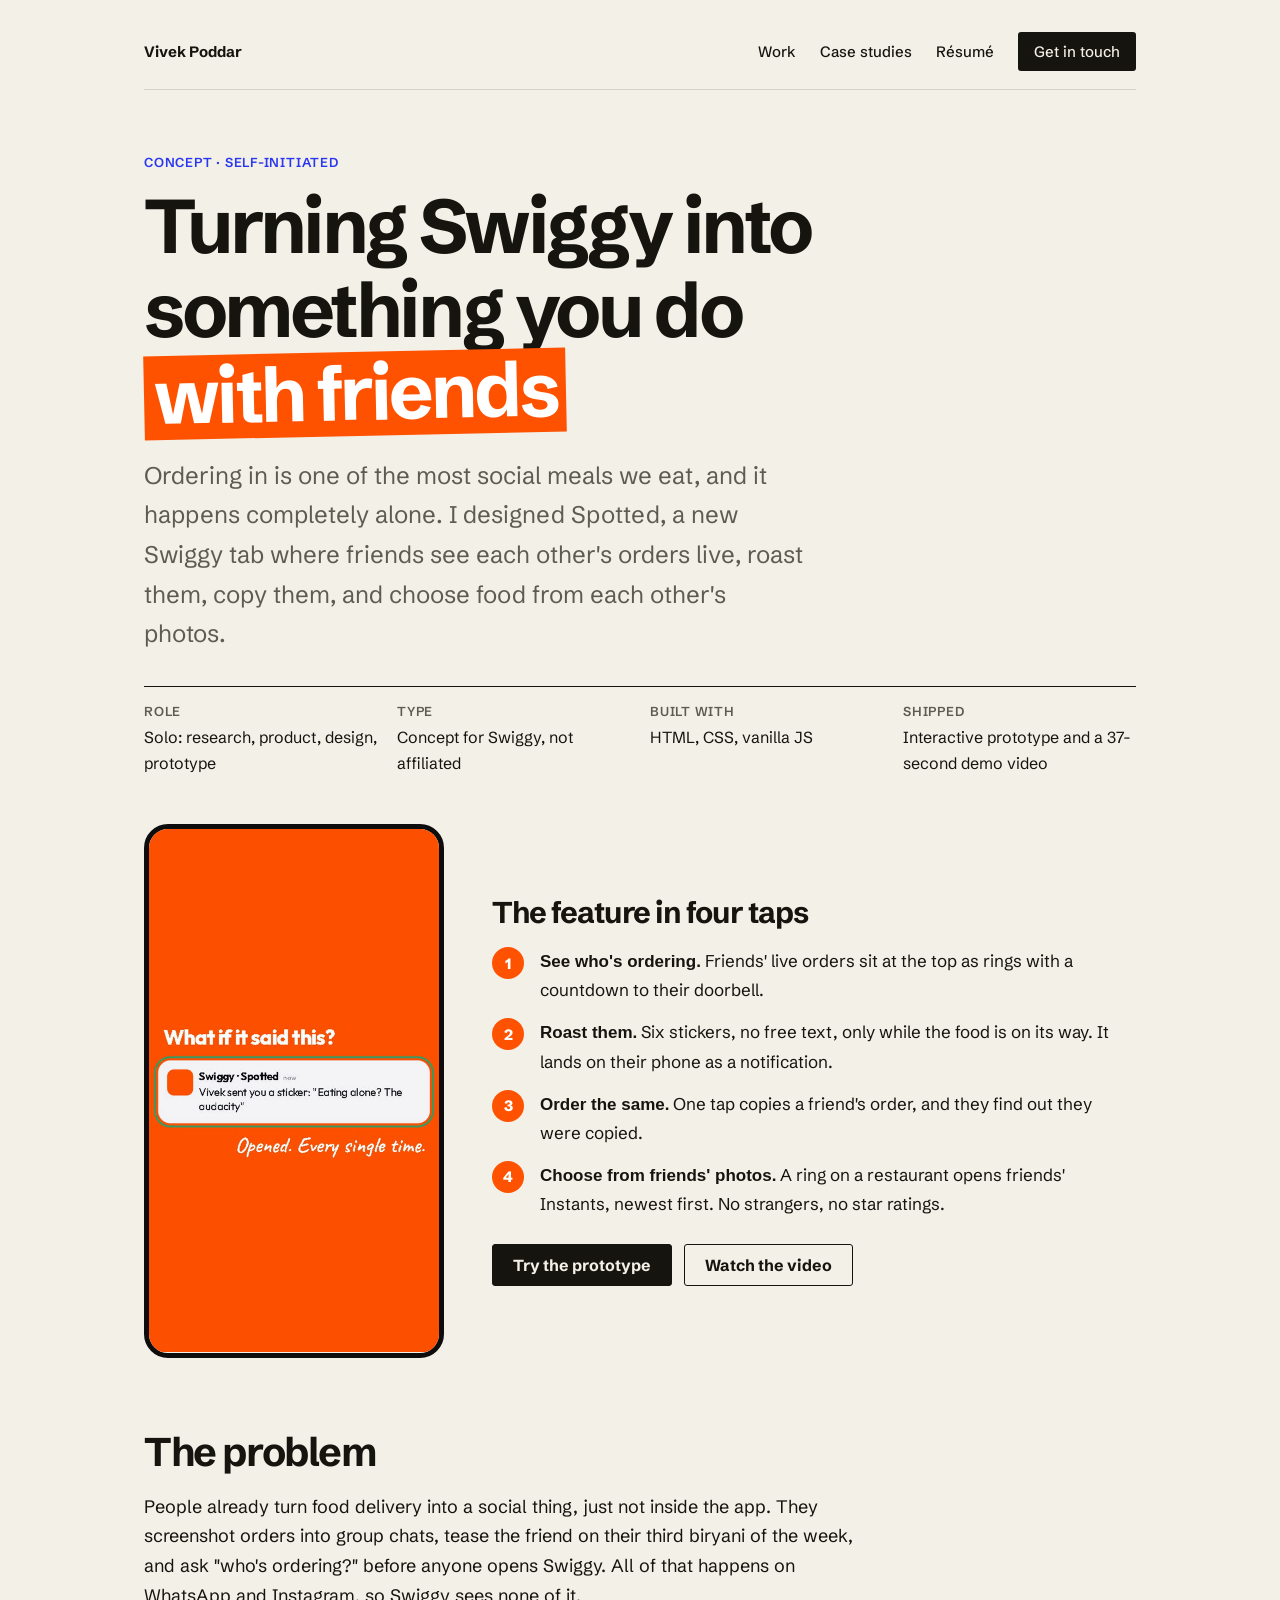
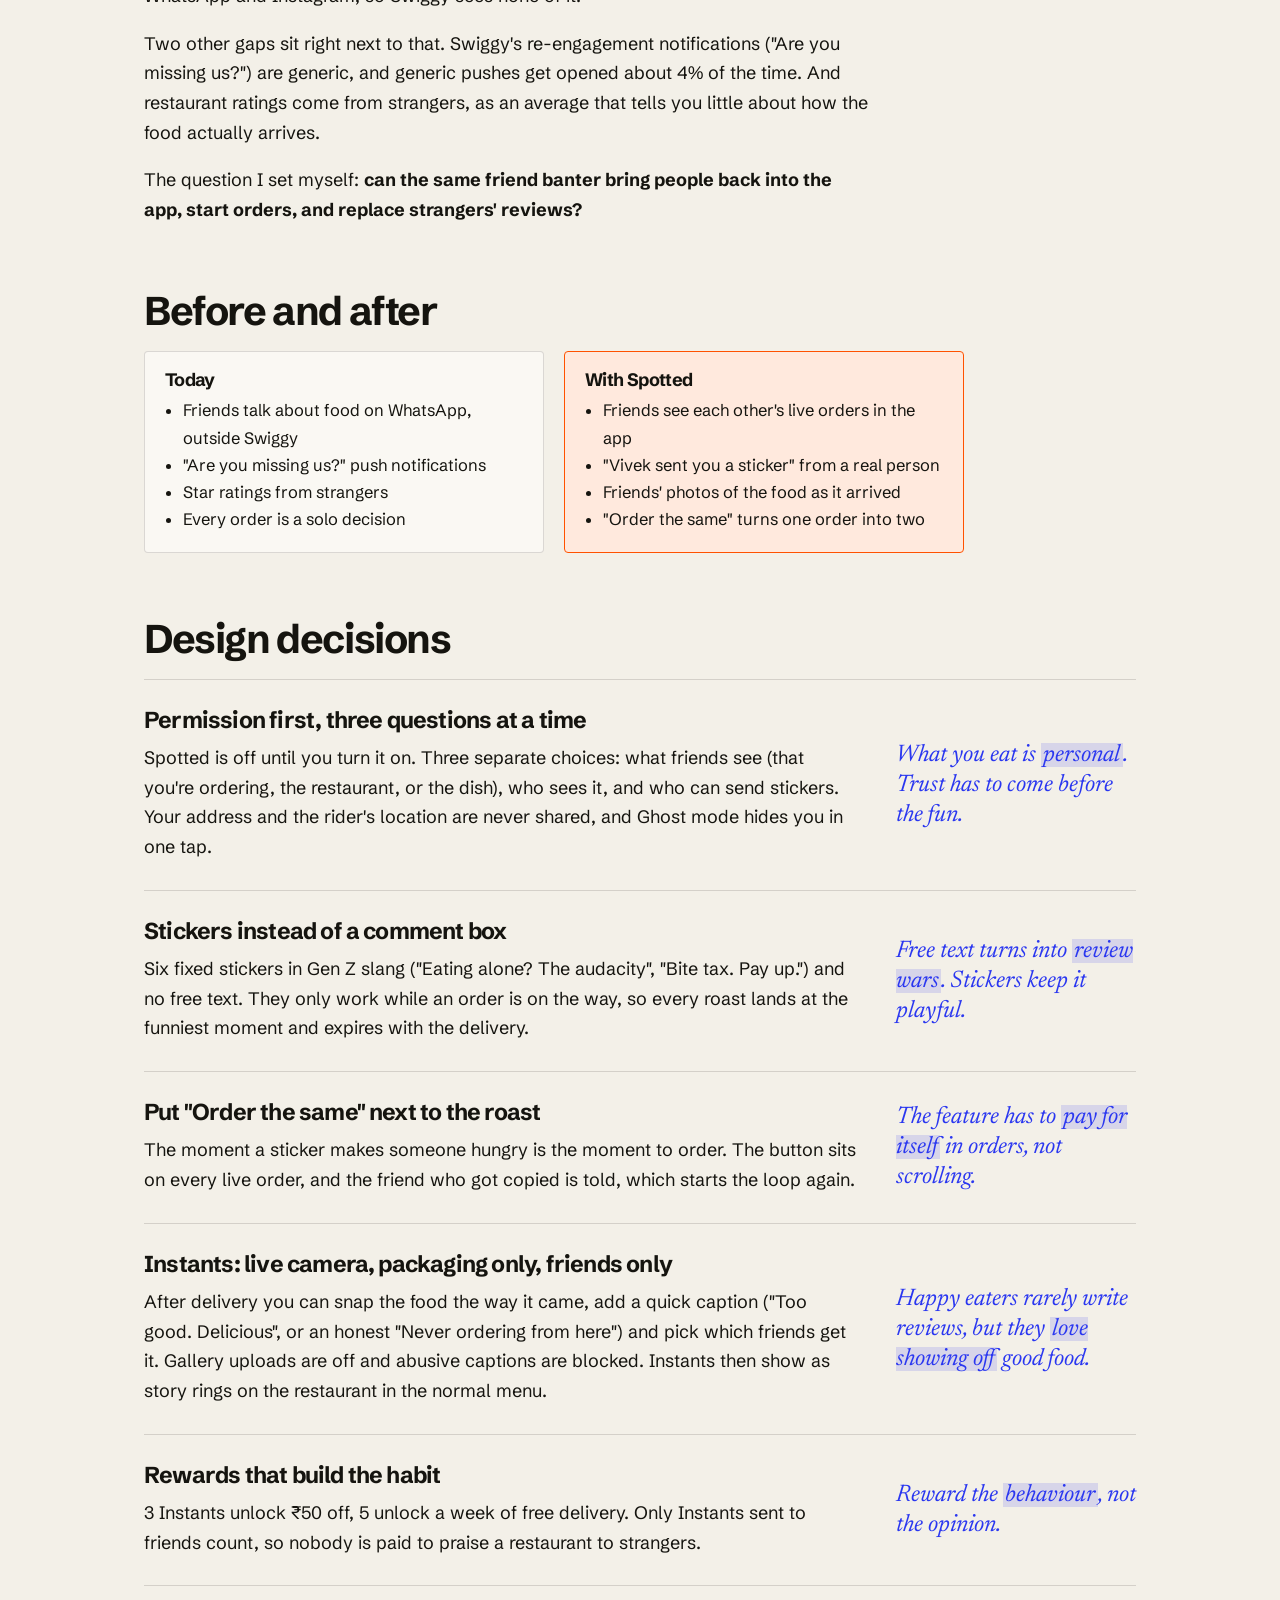
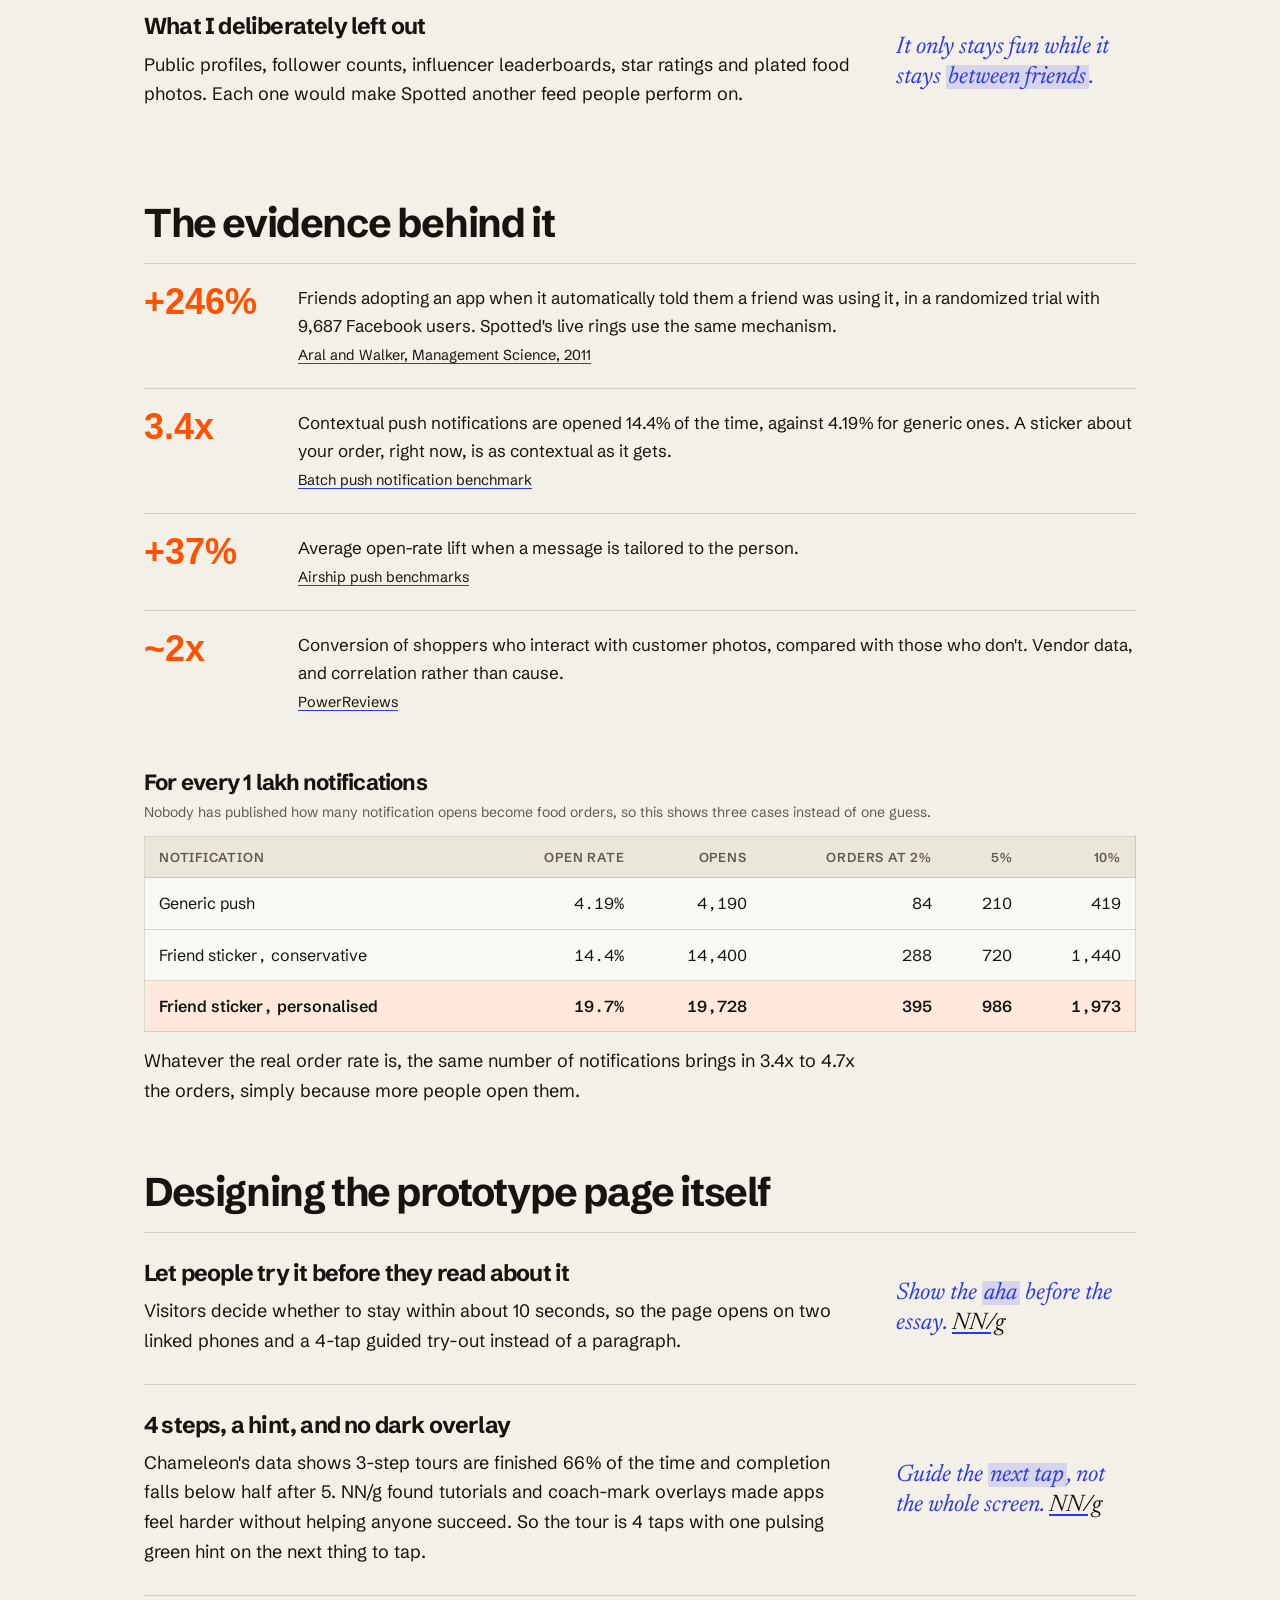
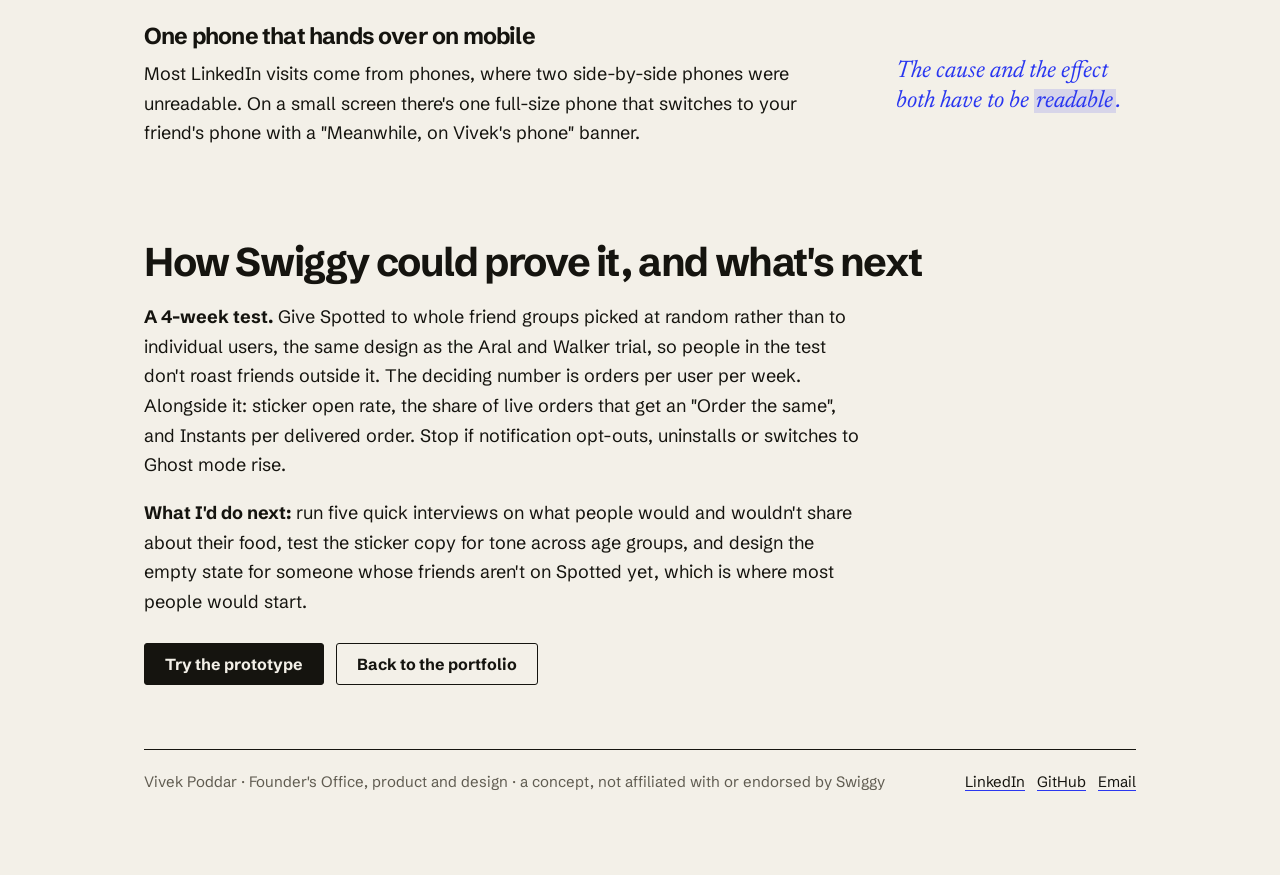
<file: case-studies/spotted.html>
<!doctype html><html lang="en"><head><meta charset="utf-8">
<meta name="viewport" content="width=device-width,initial-scale=1">
<title>Spotted, a Swiggy concept · case study · Vivek Poddar</title><meta name="description" content="A concept for a new Swiggy tab: see what friends are ordering live, roast them with a sticker, order the same, and pick food from friends' photos instead of strangers' reviews.">
<meta property="og:title" content="Spotted: a social tab for Swiggy, by Vivek Poddar">
<meta property="og:description" content="Live friend orders, roast stickers, one-tap 'order the same' and friends-only food photos. With the research behind every decision.">
<meta property="og:image" content="https://poddar-vivek-github-io.vercel.app/assets/spotted/spotted-poster.jpg">
<link rel="preconnect" href="https://fonts.googleapis.com"><link rel="preconnect" href="https://fonts.gstatic.com" crossorigin>
<link href="https://fonts.googleapis.com/css2?family=Newsreader:ital,opsz,wght@1,6..72,400;1,6..72,500&family=Schibsted+Grotesk:wght@400;500;600;700;800&display=swap" rel="stylesheet">
<style>
:root{--paper:#FAFAF7;--ink:#1E2A44;--muted:#5B6478;--hl:#FFE066;--note:#D94600;--rule:#DADDE4;--card:#FFFFFF;--go:#FF5200;--green:#1BA672}
*{box-sizing:border-box}
html{-webkit-text-size-adjust:100%}
body{margin:0;background:var(--paper);color:var(--ink);font:18px/1.7 "Source Serif 4",Georgia,serif}
a{color:var(--ink);text-decoration-color:var(--note);text-underline-offset:3px}
a:focus-visible{outline:3px solid var(--note);outline-offset:3px}
.wrap{max-width:1040px;margin:0 auto;padding:32px 24px 80px}
.top{display:flex;justify-content:space-between;gap:16px;font:600 15px/1.4 "Bricolage Grotesque",system-ui,sans-serif;margin-bottom:56px}
.top a{text-decoration:none}
h1,h2,h3{font-family:"Bricolage Grotesque",system-ui,sans-serif;line-height:1.1;margin:0}
h1{font-size:clamp(40px,7vw,76px);font-weight:800;letter-spacing:-.02em;max-width:15ch}
h1 span{background:var(--go);color:#fff;padding:0 .12em;display:inline-block;transform:rotate(-1.2deg)}
.tag{display:inline-block;font:700 13px/1 "Bricolage Grotesque",sans-serif;letter-spacing:.08em;text-transform:uppercase;color:var(--note);margin-bottom:16px}
.lede{font-size:clamp(20px,2.4vw,24px);color:var(--muted);max-width:44ch;margin:20px 0 32px}
.facts{display:grid;grid-template-columns:repeat(auto-fit,minmax(170px,1fr));gap:20px;border-top:2px solid var(--ink);padding-top:16px;margin-bottom:48px;font-size:16px}
.facts dt{font:700 14px/1.3 "Bricolage Grotesque",sans-serif;color:var(--muted)}
.facts dd{margin:4px 0 0}
.hero{display:grid;grid-template-columns:minmax(0,300px) minmax(0,1fr);gap:48px;align-items:center;margin:0 0 72px}
.vid{border:1.5px solid var(--ink);border-radius:28px;overflow:hidden;background:var(--ink);box-shadow:8px 8px 0 var(--ink);aspect-ratio:9/16;max-width:300px}
.vid video{display:block;width:100%;height:100%;object-fit:cover}
.hero ol{margin:0;padding:0;list-style:none;display:grid;gap:14px;counter-reset:s}
.hero li{display:grid;grid-template-columns:36px 1fr;gap:12px;font-size:17px;counter-increment:s}
.hero li::before{content:counter(s);width:32px;height:32px;border-radius:50%;background:var(--go);color:#fff;display:grid;place-items:center;font:800 15px/1 "Bricolage Grotesque",sans-serif}
.hero li b{font-family:"Bricolage Grotesque",sans-serif}
.btns{display:flex;gap:12px;flex-wrap:wrap;margin-top:26px}
section{margin-bottom:64px}
h2{font-size:clamp(28px,4vw,40px);font-weight:750;margin-bottom:18px}
.prose{max-width:66ch}
.prose p{margin:0 0 1em}
.dec{display:grid;grid-template-columns:minmax(0,1fr) 240px;gap:40px;padding:28px 0;border-top:1px solid var(--rule)}
.dec h3{font-size:23px;font-weight:700;margin-bottom:10px}
.dec p{margin:0}
.why{font:600 24px/1.25 "Caveat",cursive;color:var(--note);transform:rotate(-2deg);align-self:center;padding-left:18px;border-left:3px solid var(--note)}
.why mark{background:linear-gradient(transparent 55%,var(--hl) 55%);color:inherit}
.ba{display:grid;grid-template-columns:1fr 1fr;gap:20px;max-width:820px}
.ba div{border:1.5px solid var(--ink);border-radius:10px;padding:18px 20px;background:var(--card)}
.ba h3{font-size:18px;margin-bottom:8px}
.ba ul{margin:0;padding-left:18px;font-size:16.5px}
.ba .yes{border-color:var(--go);background:#FFF1EA}
.ev{display:grid;grid-template-columns:130px minmax(0,1fr);gap:24px;padding:20px 0;border-top:1px solid var(--rule)}
.ev b.n{font:800 36px/1 "Bricolage Grotesque",sans-serif;color:var(--go)}
.ev p{margin:0;font-size:17px}
.ev small{display:block;color:var(--muted);font-size:14.5px;margin-top:4px}
.tbl{overflow-x:auto;margin-top:12px}
table{border-collapse:collapse;width:100%;min-width:560px;font-size:16px;background:var(--card);border:1.5px solid var(--ink)}
th,td{padding:12px 14px;border-bottom:1px solid var(--rule);text-align:right;font-variant-numeric:tabular-nums}
th:first-child,td:first-child{text-align:left}
th{font:700 13px "Bricolage Grotesque",sans-serif;letter-spacing:.04em;color:var(--muted);background:#F1F2F6}
tr.hi td{background:#FFF1EA;font-weight:600}
.cta{display:inline-block;padding:12px 20px;border:2px solid var(--ink);border-radius:999px;background:var(--hl);font:700 16px/1 "Bricolage Grotesque",sans-serif;text-decoration:none}
.cta.o{background:var(--card)}
.cta:hover{background:var(--ink);color:var(--paper)}
.src{font-size:14px;color:var(--muted)}
.src a{color:var(--muted)}
footer{border-top:2px solid var(--ink);padding-top:20px;font-size:15px;color:var(--muted);display:flex;justify-content:space-between;flex-wrap:wrap;gap:12px}
@media (max-width:760px){
 body{font-size:17px}
 .hero{grid-template-columns:1fr;gap:28px}
 .vid{max-width:260px;margin:0 auto;box-shadow:5px 5px 0 var(--ink)}
 .dec{grid-template-columns:1fr;gap:14px}
 .why{transform:none}
 .ba{grid-template-columns:1fr}
 .ev{grid-template-columns:1fr;gap:6px}
}
@media (prefers-reduced-motion:reduce){*{transition:none!important}}
</style>
<link rel="stylesheet" href="../assets/case-study.css?v=20261011m"></head><body><div class="wrap">
<nav class="top" aria-label="Site"><a class="brand" href="../">Vivek Poddar</a><span class="links"><a href="../#work">Work</a><a class="hide-sm" href="./">Case studies</a><a class="hide-sm" href="../assets/Vivek_Poddar_Resume.pdf" target="_blank" rel="noopener">Résumé</a><a class="pill" href="../#contact">Get in touch</a></span></nav>

<header>
  <span class="tag">Concept · self-initiated</span>
  <h1>Turning Swiggy into something you do <span>with friends</span></h1>
  <p class="lede">Ordering in is one of the most social meals we eat, and it happens completely alone. I designed Spotted, a new Swiggy tab where friends see each other's orders live, roast them, copy them, and choose food from each other's photos.</p>
  <dl class="facts">
    <div><dt>Role</dt><dd>Solo: research, product, design, prototype</dd></div>
    <div><dt>Type</dt><dd>Concept for Swiggy, not affiliated</dd></div>
    <div><dt>Built with</dt><dd>HTML, CSS, vanilla JS</dd></div>
    <div><dt>Shipped</dt><dd>Interactive prototype and a 37-second demo video</dd></div>
  </dl>
</header>

<div class="hero">
  <div class="vid"><video src="../assets/spotted/spotted-demo.mp4" poster="../assets/spotted/spotted-poster.jpg" muted loop playsinline autoplay preload="metadata" aria-label="Demo video of Spotted: a friend's sticker, order the same, and friends' photos on a restaurant"></video></div>
  <div>
    <h2 style="font-size:30px">The feature in four taps</h2>
    <ol>
      <li><span><b>See who's ordering.</b> Friends' live orders sit at the top as rings with a countdown to their doorbell.</span></li>
      <li><span><b>Roast them.</b> Six stickers, no free text, only while the food is on its way. It lands on their phone as a notification.</span></li>
      <li><span><b>Order the same.</b> One tap copies a friend's order, and they find out they were copied.</span></li>
      <li><span><b>Choose from friends' photos.</b> A ring on a restaurant opens friends' Instants, newest first. No strangers, no star ratings.</span></li>
    </ol>
    <div class="btns"><a class="cta" href="../spotted/">Try the prototype</a><a class="cta o" href="../assets/spotted/spotted-demo.mp4">Watch the video</a></div>
  </div>
</div>

<section><h2>The problem</h2><div class="prose">
  <p>People already turn food delivery into a social thing, just not inside the app. They screenshot orders into group chats, tease the friend on their third biryani of the week, and ask "who's ordering?" before anyone opens Swiggy. All of that happens on WhatsApp and Instagram, so Swiggy sees none of it.</p>
  <p>Two other gaps sit right next to that. Swiggy's re-engagement notifications ("Are you missing us?") are generic, and generic pushes get opened about 4% of the time. And restaurant ratings come from strangers, as an average that tells you little about how the food actually arrives.</p>
  <p>The question I set myself: <b>can the same friend banter bring people back into the app, start orders, and replace strangers' reviews?</b></p>
</div></section>

<section><h2>Before and after</h2><div class="ba">
  <div><h3>Today</h3><ul><li>Friends talk about food on WhatsApp, outside Swiggy</li><li>"Are you missing us?" push notifications</li><li>Star ratings from strangers</li><li>Every order is a solo decision</li></ul></div>
  <div class="yes"><h3>With Spotted</h3><ul><li>Friends see each other's live orders in the app</li><li>"Vivek sent you a sticker" from a real person</li><li>Friends' photos of the food as it arrived</li><li>"Order the same" turns one order into two</li></ul></div>
</div></section>

<section><h2>Design decisions</h2>
  <div class="dec"><div><h3>Permission first, three questions at a time</h3><p>Spotted is off until you turn it on. Three separate choices: what friends see (that you're ordering, the restaurant, or the dish), who sees it, and who can send stickers. Your address and the rider's location are never shared, and Ghost mode hides you in one tap.</p></div><p class="why">What you eat is <mark>personal</mark>. Trust has to come before the fun.</p></div>
  <div class="dec"><div><h3>Stickers instead of a comment box</h3><p>Six fixed stickers in Gen Z slang ("Eating alone? The audacity", "Bite tax. Pay up.") and no free text. They only work while an order is on the way, so every roast lands at the funniest moment and expires with the delivery.</p></div><p class="why">Free text turns into <mark>review wars</mark>. Stickers keep it playful.</p></div>
  <div class="dec"><div><h3>Put "Order the same" next to the roast</h3><p>The moment a sticker makes someone hungry is the moment to order. The button sits on every live order, and the friend who got copied is told, which starts the loop again.</p></div><p class="why">The feature has to <mark>pay for itself</mark> in orders, not scrolling.</p></div>
  <div class="dec"><div><h3>Instants: live camera, packaging only, friends only</h3><p>After delivery you can snap the food the way it came, add a quick caption ("Too good. Delicious", or an honest "Never ordering from here") and pick which friends get it. Gallery uploads are off and abusive captions are blocked. Instants then show as story rings on the restaurant in the normal menu.</p></div><p class="why">Happy eaters rarely write reviews, but they <mark>love showing off</mark> good food.</p></div>
  <div class="dec"><div><h3>Rewards that build the habit</h3><p>3 Instants unlock ₹50 off, 5 unlock a week of free delivery. Only Instants sent to friends count, so nobody is paid to praise a restaurant to strangers.</p></div><p class="why">Reward the <mark>behaviour</mark>, not the opinion.</p></div>
  <div class="dec"><div><h3>What I deliberately left out</h3><p>Public profiles, follower counts, influencer leaderboards, star ratings and plated food photos. Each one would make Spotted another feed people perform on.</p></div><p class="why">It only stays fun while it stays <mark>between friends</mark>.</p></div>
</section>

<section><h2>The evidence behind it</h2>
  <div class="ev"><b class="n">+246%</b><p>Friends adopting an app when it automatically told them a friend was using it, in a randomized trial with 9,687 Facebook users. Spotted's live rings use the same mechanism.<small><a href="https://pubsonline.informs.org/doi/10.1287/mnsc.1110.1421">Aral and Walker, Management Science, 2011</a></small></p></div>
  <div class="ev"><b class="n">3.4x</b><p>Contextual push notifications are opened 14.4% of the time, against 4.19% for generic ones. A sticker about your order, right now, is as contextual as it gets.<small><a href="https://batch.com/blog/case-studies/benchmark-notifications-push-crm-mobile">Batch push notification benchmark</a></small></p></div>
  <div class="ev"><b class="n">+37%</b><p>Average open-rate lift when a message is tailored to the person.<small><a href="https://www.airship.com/mobile-app-push-notification-benchmarks-for-2026/">Airship push benchmarks</a></small></p></div>
  <div class="ev"><b class="n">~2x</b><p>Conversion of shoppers who interact with customer photos, compared with those who don't. Vendor data, and correlation rather than cause.<small><a href="https://www.powerreviews.com/products/ratings-reviews/image-video/">PowerReviews</a></small></p></div>
  <h3 style="font-size:22px;margin:36px 0 6px">For every 1 lakh notifications</h3>
  <p class="src" style="margin:0">Nobody has published how many notification opens become food orders, so this shows three cases instead of one guess.</p>
  <div class="tbl"><table>
    <thead><tr><th>Notification</th><th>Open rate</th><th>Opens</th><th>Orders at 2%</th><th>5%</th><th>10%</th></tr></thead>
    <tbody>
      <tr><td>Generic push</td><td>4.19%</td><td>4,190</td><td>84</td><td>210</td><td>419</td></tr>
      <tr><td>Friend sticker, conservative</td><td>14.4%</td><td>14,400</td><td>288</td><td>720</td><td>1,440</td></tr>
      <tr class="hi"><td>Friend sticker, personalised</td><td>19.7%</td><td>19,728</td><td>395</td><td>986</td><td>1,973</td></tr>
    </tbody>
  </table></div>
  <p class="prose" style="margin-top:14px">Whatever the real order rate is, the same number of notifications brings in 3.4x to 4.7x the orders, simply because more people open them.</p>
</section>

<section><h2>Designing the prototype page itself</h2>
  <div class="dec"><div><h3>Let people try it before they read about it</h3><p>Visitors decide whether to stay within about 10 seconds, so the page opens on two linked phones and a 4-tap guided try-out instead of a paragraph.</p></div><p class="why">Show the <mark>aha</mark> before the essay. <a href="https://www.nngroup.com/articles/how-long-do-users-stay-on-web-pages/">NN/g</a></p></div>
  <div class="dec"><div><h3>4 steps, a hint, and no dark overlay</h3><p>Chameleon's data shows 3-step tours are finished 66% of the time and completion falls below half after 5. NN/g found tutorials and coach-mark overlays made apps feel harder without helping anyone succeed. So the tour is 4 taps with one pulsing green hint on the next thing to tap.</p></div><p class="why">Guide the <mark>next tap</mark>, not the whole screen. <a href="https://www.nngroup.com/articles/mobile-tutorials/">NN/g</a></p></div>
  <div class="dec"><div><h3>One phone that hands over on mobile</h3><p>Most LinkedIn visits come from phones, where two side-by-side phones were unreadable. On a small screen there's one full-size phone that switches to your friend's phone with a "Meanwhile, on Vivek's phone" banner.</p></div><p class="why">The cause and the effect both have to be <mark>readable</mark>.</p></div>
</section>

<section><h2>How Swiggy could prove it, and what's next</h2><div class="prose">
  <p><b>A 4-week test.</b> Give Spotted to whole friend groups picked at random rather than to individual users, the same design as the Aral and Walker trial, so people in the test don't roast friends outside it. The deciding number is orders per user per week. Alongside it: sticker open rate, the share of live orders that get an "Order the same", and Instants per delivered order. Stop if notification opt-outs, uninstalls or switches to Ghost mode rise.</p>
  <p><b>What I'd do next:</b> run five quick interviews on what people would and wouldn't share about their food, test the sticker copy for tone across age groups, and design the empty state for someone whose friends aren't on Spotted yet, which is where most people would start.</p>
</div>
<div class="btns"><a class="cta" href="../spotted/">Try the prototype</a><a class="cta o" href="../">Back to the portfolio</a></div>
</section>

<footer><span>Vivek Poddar · Founder's Office, product and design · a concept, not affiliated with or endorsed by Swiggy</span>
<span><a href="https://www.linkedin.com/in/vivekpoddar-work">LinkedIn</a> &nbsp; <a href="https://github.com/PoddarVivek">GitHub</a> &nbsp; <a href="mailto:vivekpoddar.work@gmail.com">Email</a></span></footer>
</div></body></html>
</file>
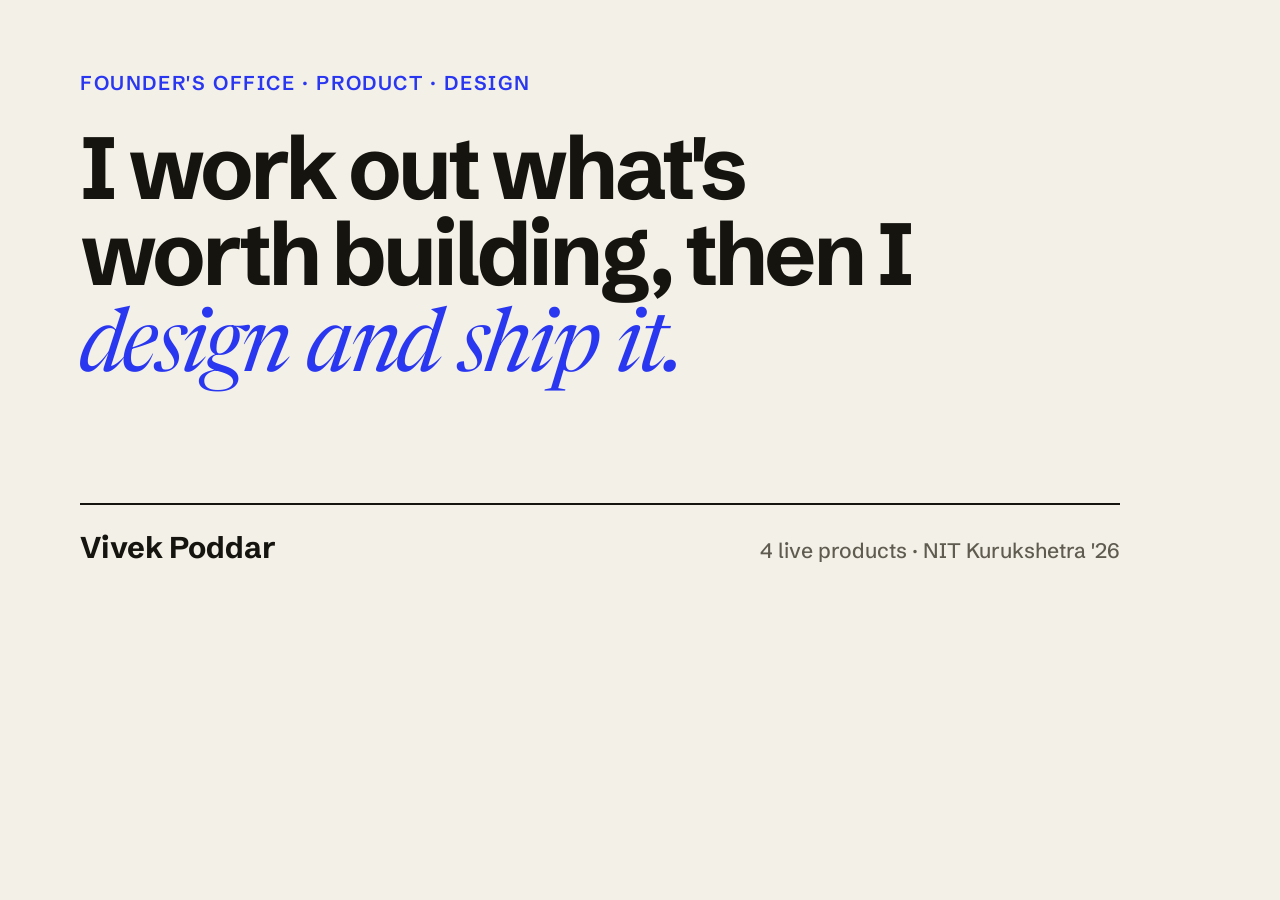
<file: src/og.html>
<!doctype html>
<!-- Source for og-image.png (1200×630). Re-render with headless Chrome:
     chrome --headless=new --hide-scrollbars --window-size=1200,630 --screenshot=og-image.png http://localhost:3030/src/og.html -->
<html><head><meta charset="utf-8">
<link href="https://fonts.googleapis.com/css2?family=Newsreader:ital,opsz,wght@1,6..72,400&family=Schibsted+Grotesk:wght@500;600;700&display=swap" rel="stylesheet">
<style>
*{margin:0;box-sizing:border-box}
body{width:1200px;height:630px;overflow:hidden;background:#f3f0e8;color:#15140f;font-family:'Schibsted Grotesk';position:relative}
.c{position:absolute;left:80px;top:70px;right:80px}
.label{font-size:20px;font-weight:600;letter-spacing:.08em;text-transform:uppercase;color:#2a37f0}
h1{font-weight:700;font-size:88px;letter-spacing:-.045em;line-height:.98;margin-top:30px;max-width:16ch}
em{font-family:'Newsreader';font-style:italic;font-weight:400;color:#2a37f0;letter-spacing:-.03em}
.foot{position:absolute;left:80px;right:80px;bottom:64px;display:flex;justify-content:space-between;align-items:baseline;padding-top:24px;border-top:2px solid #15140f}
.name{font-size:30px;font-weight:700}
.meta{font-size:21px;font-weight:500;color:#5f5b50}
</style></head><body>
<div class="c">
  <div class="label">Founder's Office · Product · Design</div>
  <h1>I work out what's worth building, then I <em>design and ship it.</em></h1>
</div>
<div class="foot"><span class="name">Vivek Poddar</span><span class="meta">4 live products · NIT Kurukshetra '26</span></div>
</body></html>
</file>
<file: assets/site.css>
/* ============================================================
   Vivek Poddar · portfolio
   Warm paper, ink and one cobalt accent. The work brings the colour.
   Schibsted Grotesk for everything, Newsreader italic for emphasis.
   ============================================================ */
:root{
  --paper:#f3f0e8;--paper2:#ebe6da;--ink:#15140f;--muted:#5f5b50;--line:rgba(21,20,15,.14);
  --acc:#2a37f0;--on-ink:#f3f0e8;--on-ink-muted:#a8a395;
  --sans:'Schibsted Grotesk',system-ui,sans-serif;--serif:'Newsreader',Georgia,serif;
  color-scheme:light;
}
*{box-sizing:border-box;margin:0;padding:0}
html{scroll-behavior:smooth;scroll-padding-top:72px}
body{background:var(--paper);color:var(--ink);font-family:var(--sans);font-size:17px;line-height:1.55;-webkit-font-smoothing:antialiased}
img,video{display:block;max-width:100%}
a{color:inherit}
ul,ol{list-style:none}
button{font:inherit;color:inherit;cursor:pointer}
:focus-visible{outline:2px solid var(--acc);outline-offset:3px}
::selection{background:var(--acc);color:#fff}
em{font-family:var(--serif);font-style:italic;font-weight:400;letter-spacing:-.01em}

.wrap{max-width:1240px;margin:0 auto;padding:0 40px}
.skip{position:absolute;left:16px;top:-60px;z-index:100;background:var(--ink);color:var(--paper);padding:10px 14px;text-decoration:none}
.skip:focus{top:12px}

/* ---------- header ---------- */
.top{position:sticky;top:0;z-index:20;background:var(--paper);border-bottom:1px solid var(--line)}
.top-in{display:flex;align-items:center;justify-content:space-between;height:64px;gap:16px}
.name{font-weight:700;font-size:1.02rem;text-decoration:none;letter-spacing:-.01em}
.top nav{display:flex;align-items:center;gap:28px;font-size:.95rem;font-weight:500}
.top nav a{text-decoration:none}
.top nav a:not(.btn-ink):hover{text-decoration:underline;text-underline-offset:5px}
.btn-ink{background:var(--ink);color:var(--paper);padding:9px 16px;border-radius:3px}
.btn-ink:hover{background:var(--acc)}

/* ---------- intro ---------- */
.intro{padding-top:96px;padding-bottom:104px}
.label{font-size:.82rem;font-weight:600;letter-spacing:.08em;text-transform:uppercase;color:var(--acc)}
.intro h1{margin-top:22px;font-size:clamp(2.7rem,7vw,6.4rem);font-weight:700;line-height:.98;letter-spacing:-.045em;max-width:16ch;text-wrap:balance}
.intro h1 em{font-weight:400;color:var(--acc);letter-spacing:-.03em}
.intro-foot{display:grid;grid-template-columns:minmax(0,1.25fr) minmax(0,1fr);gap:64px;margin-top:56px;padding-top:28px;border-top:1px solid var(--ink)}
.lede{font-size:1.2rem;line-height:1.5;max-width:46ch}
.open{display:grid;grid-template-columns:90px minmax(0,1fr);gap:10px 20px;font-size:.98rem}
.open dt{font-size:.8rem;font-weight:600;letter-spacing:.06em;text-transform:uppercase;color:var(--muted);padding-top:3px}

.proof{display:grid;grid-template-columns:repeat(4,minmax(0,1fr));gap:0;margin-top:48px;border-top:1px solid var(--line);border-bottom:1px solid var(--line)}
.proof li{padding:20px 20px 22px 0}
.proof li+li{padding-left:20px;border-left:1px solid var(--line)}
.proof b{display:block;font-size:1.2rem;font-weight:700;letter-spacing:-.02em}
.proof span{display:block;margin-top:4px;font-size:.9rem;color:var(--muted);line-height:1.45}

/* ---------- founder's office ---------- */
.fo{padding-bottom:120px}
.fo-grid{display:grid;grid-template-columns:minmax(0,1fr) minmax(0,1.15fr);gap:64px;align-items:start}
.fo-lead>p{font-size:1.15rem;line-height:1.55}
.stages{display:grid;gap:6px;margin-top:32px;counter-reset:s}
.stages li{counter-increment:s;display:flex;align-items:center;gap:14px;padding:12px 16px;background:var(--acc);color:#fff;font-weight:600;font-size:.95rem;border-radius:2px}
.stages li:before{content:counter(s);font-family:var(--serif);font-style:italic;font-weight:400;font-size:1.15rem;opacity:.75;min-width:12px}
.stages li:nth-child(1){width:100%}.stages li:nth-child(2){width:88%}.stages li:nth-child(3){width:76%}.stages li:nth-child(4){width:64%}.stages li:nth-child(5){width:52%;background:var(--ink)}
.changes{display:grid;gap:0;border-top:1px solid var(--line)}
.changes li{padding:18px 0;border-bottom:1px solid var(--line)}
.changes h3{font-size:1.1rem;font-weight:700;letter-spacing:-.015em}
.changes p{margin-top:4px;color:var(--muted)}

/* ---------- section heads ---------- */
.sec-head{display:flex;align-items:baseline;justify-content:space-between;gap:24px;padding-top:28px;border-top:1px solid var(--ink);margin-bottom:40px}
.sec-head h2{font-size:clamp(1.9rem,3.6vw,2.8rem);font-weight:700;letter-spacing:-.035em;line-height:1.05}
.sec-head p{color:var(--muted);max-width:40ch;text-align:right}

/* ---------- work tiles ---------- */
.work{padding-bottom:120px}
.tiles{display:grid;grid-template-columns:1fr 1fr;gap:72px 32px}
.tile.wide{grid-column:1/-1}
.frame{position:relative;display:block;aspect-ratio:4/3;background:var(--c);overflow:hidden;border-radius:4px}
.tile.wide .frame{aspect-ratio:16/8}
.desk{position:absolute;left:6%;top:50%;width:76%;height:auto;transform:translateY(-50%);border-radius:3px;outline:1px solid rgba(0,0,0,.18)}
.tile.wide .desk{left:7%;width:64%}
.phone{position:absolute;right:6%;top:50%;width:28%;transform:translateY(-50%);background:#0d0d0d;padding:5px;border-radius:24px;outline:1px solid rgba(255,255,255,.16)}
.tile.wide .phone{right:8%;width:19%}
.phone img,.phone video{width:100%;height:auto;border-radius:19px}
.meta{display:grid;grid-template-columns:44px minmax(0,1fr) auto;gap:20px;margin-top:22px}
.tile:not(.wide) .meta{grid-template-columns:36px minmax(0,1fr)}
.tile:not(.wide) .go{grid-column:2}
.no{font-family:var(--serif);font-style:italic;font-size:1.5rem;line-height:1.1;color:var(--acc)}
.meta h3{font-size:1.55rem;font-weight:700;letter-spacing:-.025em;line-height:1.15}
.meta h3 span{display:block;margin-top:4px;font-size:.88rem;font-weight:500;letter-spacing:0;color:var(--muted)}
.meta p{margin-top:12px;max-width:62ch}
.did{display:flex;flex-wrap:wrap;gap:6px;margin-top:14px}
.did li{font-size:.8rem;font-weight:500;padding:4px 9px;border:1px solid var(--line);border-radius:2px;color:var(--muted)}
.go{display:flex;flex-direction:column;align-items:flex-start;gap:8px;font-weight:600;font-size:.95rem;white-space:nowrap}
.tile:not(.wide) .go{flex-direction:row;gap:22px}
.go a{text-decoration:none;border-bottom:2px solid var(--ink);padding-bottom:1px}
.go a:hover{color:var(--acc);border-color:var(--acc)}

/* smaller projects */
.smaller{margin-top:96px}
.smaller h3{font-size:1.15rem;font-weight:700;letter-spacing:-.015em;padding-bottom:14px;border-bottom:1px solid var(--ink)}
.smaller li{display:grid;grid-template-columns:120px 250px minmax(0,1fr) 90px;gap:20px;align-items:baseline;padding:16px 0;border-bottom:1px solid var(--line);font-size:.96rem}
.smaller .k{font-size:.78rem;font-weight:600;letter-spacing:.05em;text-transform:uppercase;color:var(--muted)}
.smaller .d{color:var(--muted)}
.smaller a{justify-self:end;font-weight:600;text-decoration:none}
.smaller a:hover{color:var(--acc)}

/* ---------- experience ---------- */
.experience{padding-bottom:120px}
.xp li{display:grid;grid-template-columns:200px minmax(0,1fr);gap:24px;padding:26px 0;border-bottom:1px solid var(--line)}
.xp li:first-child{padding-top:4px}
.when{font-size:.92rem;color:var(--muted);padding-top:4px}
.xp h3{font-size:1.3rem;font-weight:700;letter-spacing:-.02em}
.xp h3 span{font-weight:500;color:var(--muted);margin-left:8px;font-size:1rem;letter-spacing:0}
.xp p{margin-top:8px;max-width:66ch}

/* ---------- about ---------- */
.about{position:relative;display:grid;grid-template-columns:320px minmax(0,1fr);gap:64px;align-items:start;padding-top:28px;padding-bottom:120px}
.about:before{content:"";position:absolute;left:40px;right:40px;top:0;border-top:1px solid var(--ink)}
.portrait{width:100%;height:auto;aspect-ratio:4/5;object-fit:cover;object-position:50% 25%;border-radius:4px;filter:grayscale(1) contrast(1.05)}
.about h2{font-size:clamp(1.9rem,3.6vw,2.8rem);font-weight:700;letter-spacing:-.035em;line-height:1.08;margin-bottom:22px}
.about h2 em{color:var(--acc)}
.about-txt>p{font-size:1.08rem;max-width:60ch;margin-bottom:14px}
.kit{display:grid;grid-template-columns:110px minmax(0,1fr);gap:12px 24px;margin-top:32px;padding-top:24px;border-top:1px solid var(--line);font-size:.96rem}
.kit dt{font-size:.78rem;font-weight:600;letter-spacing:.06em;text-transform:uppercase;color:var(--muted);padding-top:3px}

/* ---------- contact ---------- */
.contact{background:var(--ink);color:var(--on-ink);padding-top:112px}
.contact h2{font-size:clamp(2.4rem,6vw,5.2rem);font-weight:700;letter-spacing:-.045em;line-height:1;max-width:15ch}
.contact h2 em{color:#8f98ff}
.contact .wrap>p{margin-top:24px;font-size:1.15rem;color:var(--on-ink-muted);max-width:52ch}
.mailrow{display:flex;flex-wrap:wrap;align-items:center;gap:16px;margin-top:44px}
.mail{font-size:clamp(1.35rem,3.2vw,2.3rem);font-weight:600;letter-spacing:-.02em;text-decoration:underline;text-decoration-thickness:2px;text-underline-offset:8px;text-decoration-color:#8f98ff;word-break:break-all}
.mail:hover{color:#8f98ff}
.copy{border:1px solid rgba(243,240,232,.35);background:none;color:var(--on-ink);padding:8px 14px;border-radius:3px;font-size:.9rem;font-weight:500}
.copy:hover{border-color:var(--on-ink)}
.elsewhere{display:flex;flex-wrap:wrap;gap:12px 32px;margin-top:40px;font-weight:500}
.elsewhere a{text-decoration:none;color:var(--on-ink-muted)}
.elsewhere a:hover{color:var(--on-ink)}
.contact footer{display:flex;justify-content:space-between;flex-wrap:wrap;gap:12px;margin-top:112px;padding-top:24px;padding-bottom:32px;border-top:1px solid rgba(243,240,232,.18);font-size:.88rem;color:var(--on-ink-muted)}

/* ---------- responsive ---------- */
@media(max-width:980px){
  .proof{grid-template-columns:1fr 1fr}
  .proof li:nth-child(3){padding-left:0;border-left:0}
  .proof li:nth-child(n+3){border-top:1px solid var(--line)}
  .fo-grid{grid-template-columns:1fr;gap:40px}
  .tiles{grid-template-columns:1fr;gap:64px}
  .tile.wide .frame,.frame{aspect-ratio:4/3}
  .tile.wide .desk{left:6%;width:76%}
  .tile.wide .phone{right:6%;width:28%}
  .tile.wide .meta{grid-template-columns:36px minmax(0,1fr)}
  .tile.wide .go{grid-column:2;flex-direction:row;gap:22px}
  .smaller li{grid-template-columns:110px minmax(0,1fr) auto}
  .smaller .d{grid-column:2/3;grid-row:2}
  .about{grid-template-columns:220px minmax(0,1fr);gap:40px}
}
@media(max-width:720px){
  .proof li{padding:16px 12px 16px 0}
  .proof li+li{padding-left:12px}
  .proof li:nth-child(3){padding-left:0}
  .fo{padding-bottom:88px}
  .stages li{width:100%!important}
  .wrap{padding:0 16px}
  .about:before{left:16px;right:16px}
  body{font-size:16px}
  .hide-sm{display:none}
  .top nav{gap:18px}
  .intro{padding-top:56px;padding-bottom:72px}
  .intro-foot{grid-template-columns:1fr;gap:28px;margin-top:40px}
  .sec-head{flex-direction:column;gap:8px}
  .sec-head p{text-align:left}
  .work,.experience,.about{padding-bottom:88px}
  .meta,.tile.wide .meta,.tile:not(.wide) .meta{grid-template-columns:1fr;gap:10px}
  .go,.tile.wide .go,.tile:not(.wide) .go{grid-column:1}
  .no{font-size:1.2rem}
  .smaller li{grid-template-columns:1fr auto;gap:4px 16px}
  .smaller .k{grid-column:1/-1}
  .smaller b{grid-column:1}
  .smaller a{grid-column:2;grid-row:2}
  .smaller .d{grid-column:1/-1;grid-row:3}
  .xp li{grid-template-columns:1fr;gap:6px}
  .xp h3 span{display:block;margin:2px 0 0}
  .about{grid-template-columns:1fr;gap:28px}
  .portrait{max-width:220px}
  .kit{grid-template-columns:1fr;gap:2px}
  .kit dd{margin-bottom:10px}
  .contact{padding-top:80px}
  .contact footer{margin-top:80px}
}
@media(prefers-reduced-motion:reduce){html{scroll-behavior:auto}}

/* project copy as problem / shipped / measure */
.pm{display:grid;grid-template-columns:76px minmax(0,1fr);gap:8px 16px;margin-top:14px;max-width:64ch}
.pm dt{font-size:.74rem;font-weight:600;letter-spacing:.06em;text-transform:uppercase;color:var(--muted);padding-top:3px}
.pm dt:nth-of-type(3){color:var(--acc)}
.co{text-decoration:underline;text-decoration-color:var(--acc);text-decoration-thickness:2px;text-underline-offset:5px}
.co:hover{color:var(--acc)}
@media(max-width:720px){.pm{grid-template-columns:1fr;gap:2px}.pm dd{margin-bottom:8px}}
</file>
<file: assets/case-study.css>
/* ============================================================
   Case studies: same look as the portfolio.
   Loaded after each page's own <style>; points its tokens at the
   portfolio's paper, ink and cobalt, and its two typefaces.
   ============================================================ */
:root{
  --paper:#f3f0e8;--ink:#15140f;--muted:#5f5b50;--rule:rgba(21,20,15,.14);--card:#faf8f3;
  --acc:#2a37f0;--hl:rgba(42,55,240,.14);--note:var(--acc);
  --sans:'Schibsted Grotesk',system-ui,sans-serif;--serif:'Newsreader',Georgia,serif;
}
body{font-family:var(--sans);font-size:18px;line-height:1.65;-webkit-font-smoothing:antialiased}
h1,h2,h3{font-family:var(--sans);font-weight:700;letter-spacing:-.035em}
h1{letter-spacing:-.045em}
a{text-decoration-color:var(--acc)}
a:focus-visible,button:focus-visible{outline:2px solid var(--acc);outline-offset:3px}

/* header, matching the portfolio's */
.top{align-items:center;padding-bottom:18px;border-bottom:1px solid var(--rule);font-family:var(--sans)}
.top .brand{font-weight:700}
.top .links{display:flex;align-items:center;gap:24px;font-weight:500}
.top .links a:hover{text-decoration:underline;text-underline-offset:5px}
.top .pill{background:var(--ink);color:var(--paper)!important;padding:9px 16px;border-radius:3px}
.top .pill:hover{background:var(--acc);text-decoration:none!important}
@media (max-width:560px){.top{gap:12px;font-size:15px}.top .links{gap:14px}.top .links .hide-sm{display:none}.top .pill{padding:8px 12px}}

/* labels */
.tag,.facts dt,.bar,th{font-family:var(--sans)!important;font-size:13px!important;font-weight:600!important;letter-spacing:.06em!important;text-transform:uppercase}
.tag{color:var(--acc)}
.facts{border-top:1px solid var(--ink)}
footer{border-top:1px solid var(--ink)}

/* flat surfaces, square-ish corners */
.shot,.item,.vid,.ba div,table{border:1px solid var(--rule);box-shadow:none!important;border-radius:4px}
.vid{border-radius:24px;border:5px solid #0d0d0d}
.bar{border-bottom:1px solid var(--rule)}
.bar i{border-color:var(--muted)}
.item{transition:border-color .2s}
.item:hover{transform:none;border-color:var(--ink)}
.shot img,.item img{background:#ebe6da;border-radius:2px}

/* design-decision notes: serif italic in cobalt, no stripe, no tilt */
.why{font:italic 400 24px/1.25 var(--serif);color:var(--acc);transform:none;border-left:0;padding-left:0}
.why mark{background:var(--hl);color:inherit;padding:0 .1em}

/* buttons */
.cta{border:1px solid var(--ink);background:var(--ink);color:var(--paper);border-radius:3px;font-family:var(--sans)}
.cta.o{background:transparent;color:var(--ink)}
.cta:hover,.cta.o:hover{background:var(--acc);border-color:var(--acc);color:#fff}

/* Spotted keeps Swiggy orange for its own UI */
.ba .yes,tr.hi td{background:#ffe9dd}
th{background:#ebe6da}
.hero li::before{font-family:var(--sans)}
</file>
